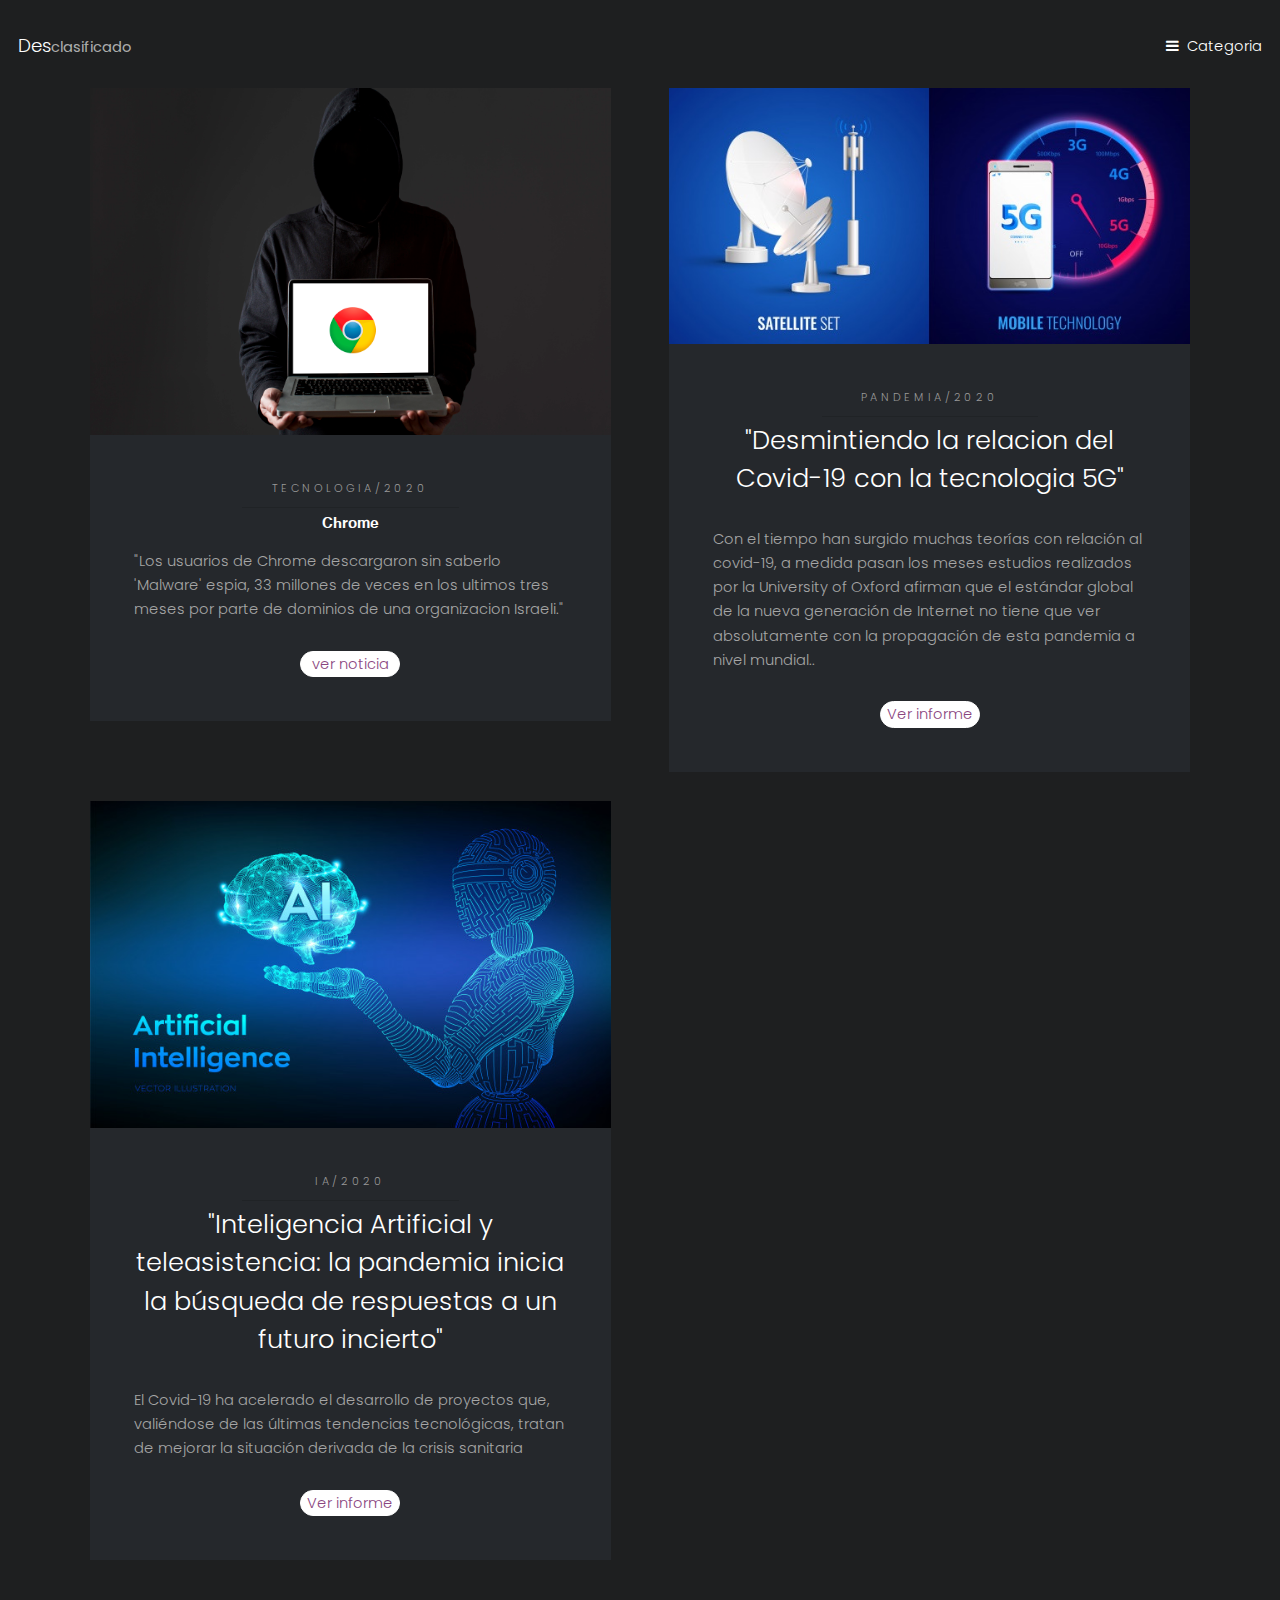
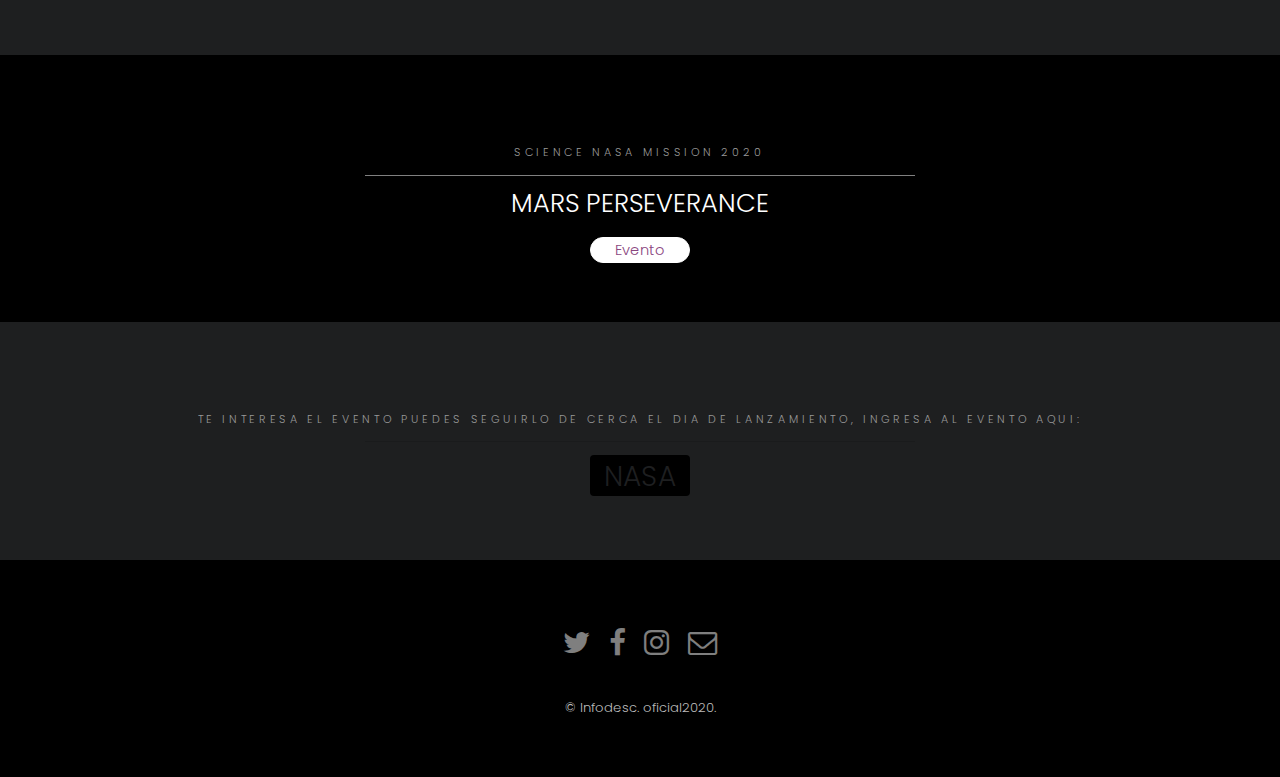
<file: publicaciones/index.html>
<!DOCTYPE HTML>
<!--
	Hielo by TEMPLATED
	templated.co @templatedco
	Released for free under the Creative Commons Attribution 3.0 license (templated.co/license)
-->
<html>
	<head>
		<title>Info-Desc &nbsp;/&nbsp;Desclasificado</title>
		<meta charset="utf-8" />
		<meta name="viewport" content="width=device-width, initial-scale=1" />
		<link rel="stylesheet" href="assets/css/main.css" />
	
	<link  rel = "apple-touch-icon"  tallas = "57x57"  href = "../images/Favicon/apple-icon-57x57.png" > 
<link  rel = "apple-touch-icon"  tallas = "60x60"  href = "../images/Favicon/ apple -icon-60x60.png " > 
<link  rel = " apple-touch-icon "  tamaños = " 72x72 "  href = "../images/Favicon/apple-icon-72x72.png " > 
<link  rel = " apple-touch-icon "  tamaños = "76x76"  href = "../image/Favicon/apple-icon-76x76.png" > 
<link  rel = "apple-touch-icon "  tamaños = " 114x114 "  href = "../images/Favicon/apple-icon-114x114.png "> 
<link  rel = "apple-touch-icon"  tamaños = "120x120"  href = "../images/Favicon/apple-icon-120x120.png" > 
<link  rel = "apple-touch-icon"  tamaños = "144x144"  href = "../images/Favicon/ apple-icon-144x144.png " > 
<link  rel = " apple-touch-icon "  tamaños = " 152x152 "  href = "../images/Favicon/apple-icon-152x152.png " > 
<link  rel = " apple-touch-icon "  tamaños = "180x180"  href = "../image/Favicon/apple-icon-180x180.png" > 
<link  rel = "icon"  type = "image / png"  tamaños = "192x192"  href = "../images/Favicon/android-icon-192x192.png" > 
<link  rel = "icon"  type = "image / png"  tamaños = "32x32"  href = "../images/Favicon/favicon-32x32.png" > 
<link  rel = "icon"  type = "image / png"  tallas = "96x96"  href = "../images/Favicon/favicon-96x96.png" > 
<link  rel = "icon"  type = "image / png"  tallas = "16x16"  href = "../images/Favicon/ favicon-16x16. png " > 
<link  rel = " manifest " href = "../images/Favicon/manifest.json" > 
<meta  name ="msapplication-TileColor"  content = "#ffffff" > 
<meta  name = "msapplication-TileImage"  content = "../image/Favicon/ms-icon-144x144.png" > 
<meta  name = "theme-color"  content = "#ffffff" >
	</head>
	<body>


		<!-- Header -->
			<header id="header" class="alt">
				<div class="logo"><a href="#">Des<span>clasificado</span></a></div>
				<a href="#menu">Categoria</a>

			</header>


		<!-- Nav -->
			<nav id="menu">
				<ul class="links">
					<li><a href="https://info-desc.github.io/2020/" target="_blank">Inicio</a></li>
					<li><a href="actualidad.html" target="_blank">Pandemia</a></li>
					<li><a href="misterios.html" target="_blank">Misterios</a></li>
					<li><a href="index.html" target="_blank">Desclasificado</a></li>
					<li><a href="eventos.html" target="_blank">Eventos</a></li>
				</ul>
			</nav>
			

		

		<!-- One -->
			<section id="one" class="wrapper style2">
				<div class="inner">
					<div class="grid-style">

						<div>
							<div class="box">
								<div class="image fit">
									<img src="images/pic02.jpg" alt="" />
								</div>
								<div class="content">
									<header class="align-center">
										<p>tecnologia/2020</p>
						<h1> 𝐂𝐡𝐫𝐨𝐦𝐞</h1>
									</header>
									<p>"Los usuarios de Chrome descargaron sin saberlo 'Malware' espia, 33 millones de veces en los ultimos tres meses por parte de dominios de una organizacion Israeli."</p>

									
			
				<link rel="stylesheet" type="text/css" href="assets/css/modal-video.min.css">
			
				<section>
					<div class="contenedor-textos">

						<center><a href="#" class="video-play" data-video-id="uen9pNLyYxs">ver noticia</a></center>
						
					</div>
				</section>
				
			
								</div>
							</div>
						</div>

						<div>
							<div class="box">
								<div class="image fit">
									<img src="images/pic03.jpg" alt="" />
								</div>
								<div class="content">
									<header class="align-center">
										<p>Pandemia/2020</p>
										<h2>"Desmintiendo la relacion del Covid-19 con la tecnologia 5G"</h2>
									</header>
									<p> Con el tiempo han surgido muchas teorías con relación al covid-19, a medida pasan los meses estudios realizados por la University of Oxford afirman que el estándar global de la nueva generación de Internet no tiene que ver absolutamente con la propagación de esta pandemia a nivel mundial..</p>
									<footer class="align-center">
										<a href="#" class="video-play2" data-video-id="1121324511584283/?modal=admin_todo_tour" data-channel="facebook">Ver informe</a>
									</footer>
								</div>
							</div>
						</div>

						<div>
							<div class="box">
								<div class="image fit">
									<img src="images/ia.jpg" alt="" />
								</div>
								<div class="content">
									<header class="align-center">
										<p>IA/2020</p>
										<h2>"Inteligencia Artificial y teleasistencia: la pandemia inicia la búsqueda de respuestas a un futuro incierto"</h2>
									</header>
									<p> El Covid-19 ha acelerado el desarrollo de proyectos que, valiéndose de las últimas tendencias tecnológicas, tratan de mejorar la situación derivada de la crisis sanitaria</p>
									<footer class="align-center">
										<a href="#" class="video-play2" data-video-id="MFngHjSxq74">Ver informe</a>
									</footer>
								</div>
							</div>
						</div>

					</div>
				</div>
			</section>

		<!-- Two -->
			<section id="two" class="wrapper style3">
				<div class="inner">
					<header class="align-center">
						<p>SCIENCE NASA MISSION 2020</p>
						<h2>MARS PERSEVERANCE</h2>
						<a href="#" class="video-play" data-video-id="ZL18wqDb8L8">Evento</a>
					</header>
				</div>
			</section>

		<!-- Three -->
			<section id="three" class="wrapper style2">
				<div class="inner">
					<header class="align-center">
						<p class="special">Te interesa el evento puedes seguirlo de cerca el dia de lanzamiento, ingresa al evento aqui:</p>
<style>
.button {
  display: inline-block;
  border-radius: 4px;
  background-color: #f4511e;
  border: none;
  color: #FFFFFF;
  text-align: center;
  font-size: 28px;
  padding: 0px;
  width: 100px;
  transition: all 0.5s;
  cursor: pointer;
  margin: 5px;
}

.button span {
  cursor: pointer;
  display: inline-block;
  position: relative;
  transition: 0.5s;
}

.button span:after {
  content: '\00bb';
  position: absolute;
  opacity: 0;
  top: 0;
  right: -20px;
  transition: 0.5s;
}

.button:hover span {
  padding-right: 25px;
}

.button:hover span:after {
  opacity: 1;
  right: 0;
}
</style>
<a href="eventos.html" target=”_blank”  class="button" style="vertical-align:middle"><span>Nasa</span></a>

						
					</header>
					
			</section>

<!--codigo de la galeria de imagenes-->

<!--fin code-->

		<!-- Footer -->
			<footer id="footer">
				<div class="container">
					<ul class="icons">
						<li><a href="#" class="icon fa-twitter"><span class="label">Twitter</span></a></li>
						<li><a href="https://www.facebook.com/infodescoficial/?modal=admin_todo_tour" class="icon fa-facebook"><span class="label">Facebook</span></a></li>
						<li><a href="#" class="icon fa-instagram"><span class="label">Instagram</span></a></li>
						<li><a href="#" class="icon fa-envelope-o"><span class="label">Email</span></a></li>
					</ul>
				</div>
				<div class="copyright">
					&copy; Infodesc. oficial2020.
				</div>
			</footer>

		<!-- Scripts -->
<script  src="assets/js/bootstrap.min.js"></script>
	<script src="assets/js/jquery-3.5.1.js"></script>
	<script src="assets/js/popper.min.js"></script>
	<script  src="assets/js/jquery-modal-video.min.js"></script>

	<script>
		$(".video-play").modalVideo();
		$(".video-play2").modalVideo();
	</script>


			<script src="assets/js/jquery.min.js"></script>
			<script src="assets/js/jquery.scrollex.min.js"></script>
			<script src="assets/js/skel.min.js"></script>
			<script src="assets/js/util.js"></script>
			<script src="assets/js/main.js"></script>

	</body>
</html>
</file>
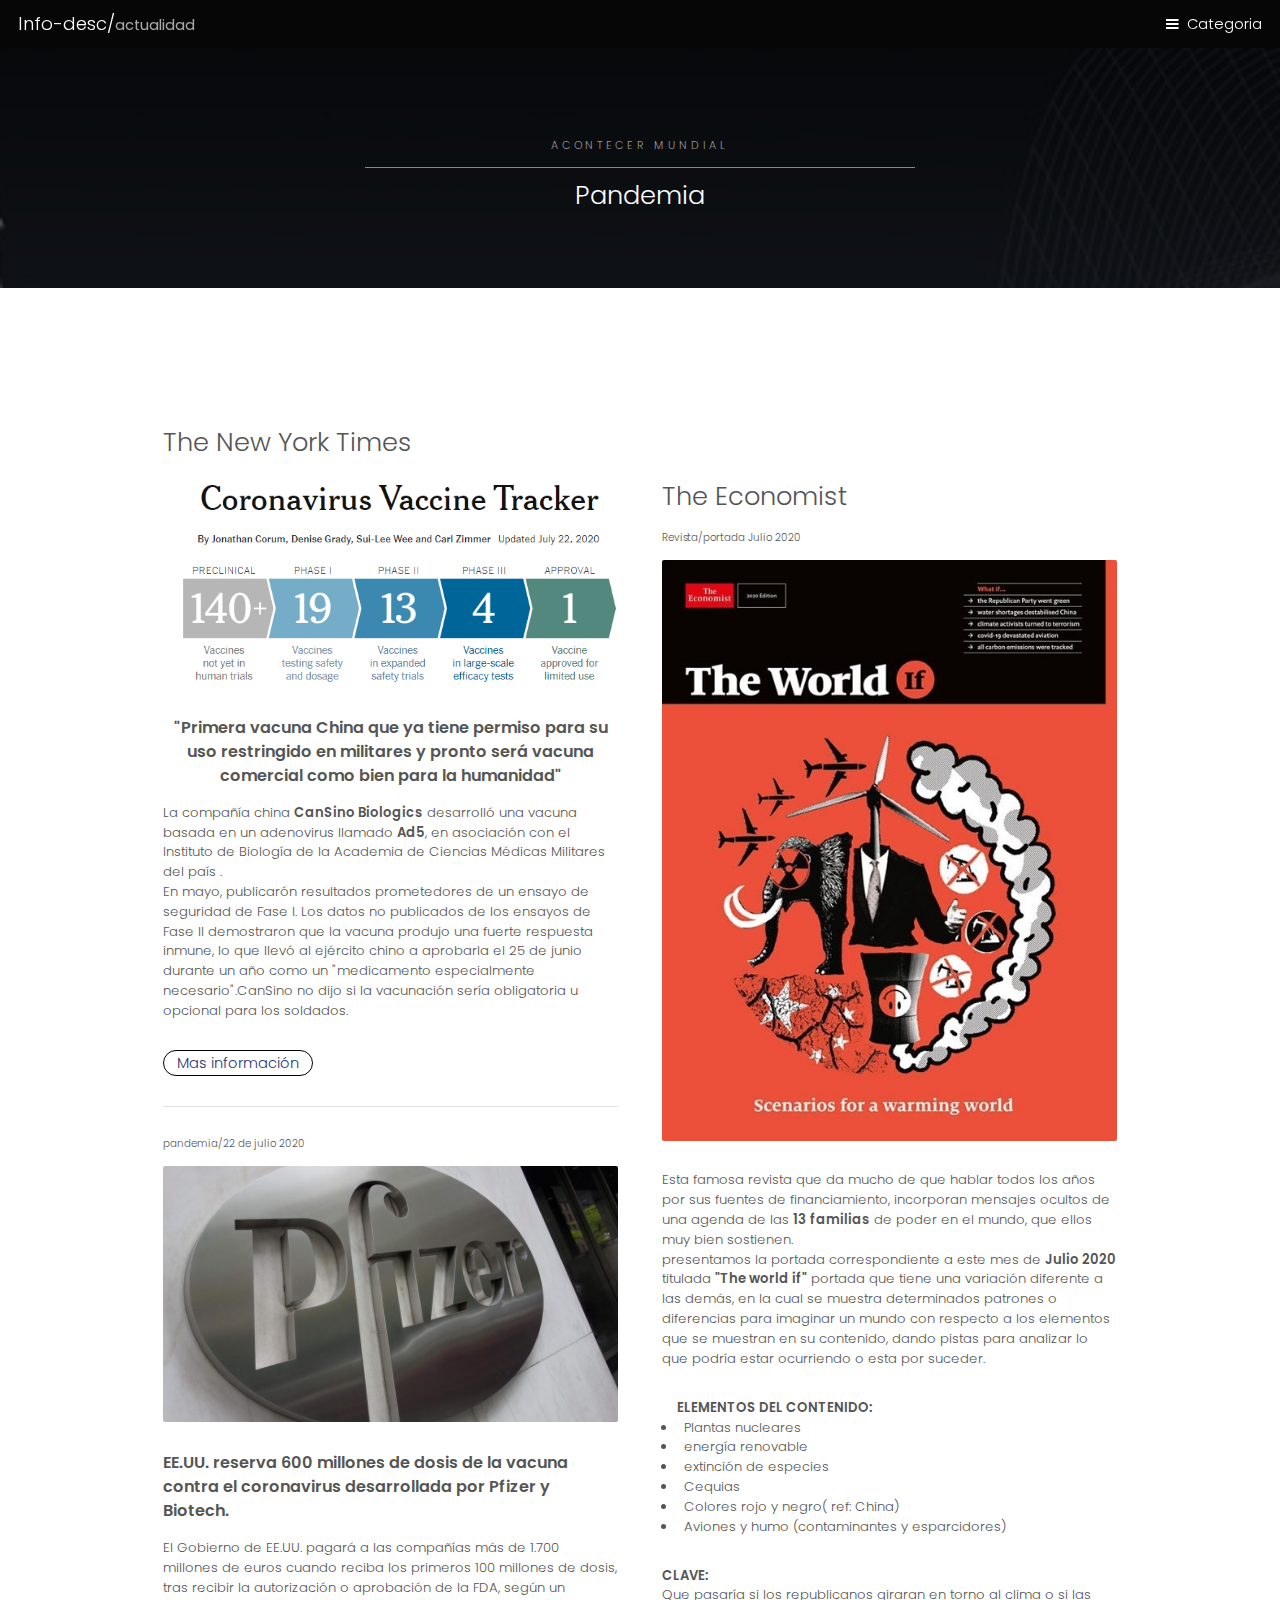
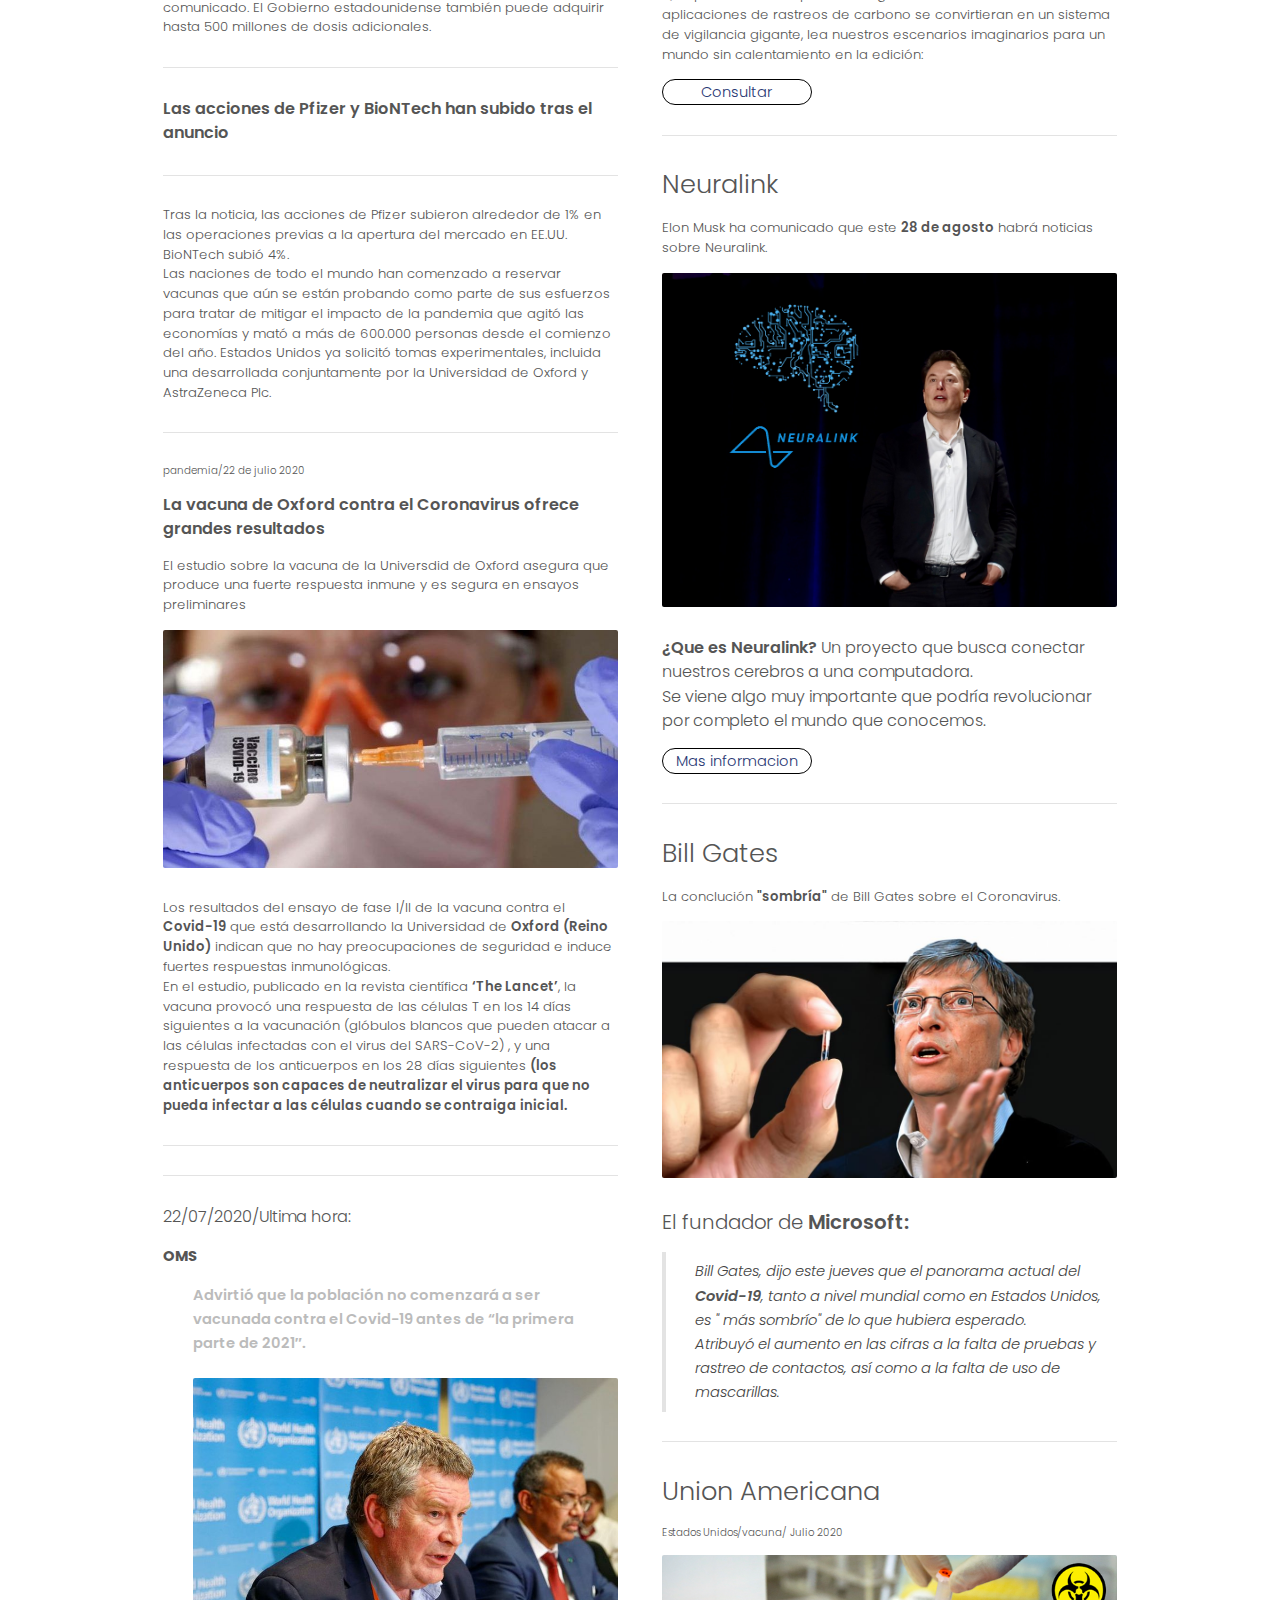
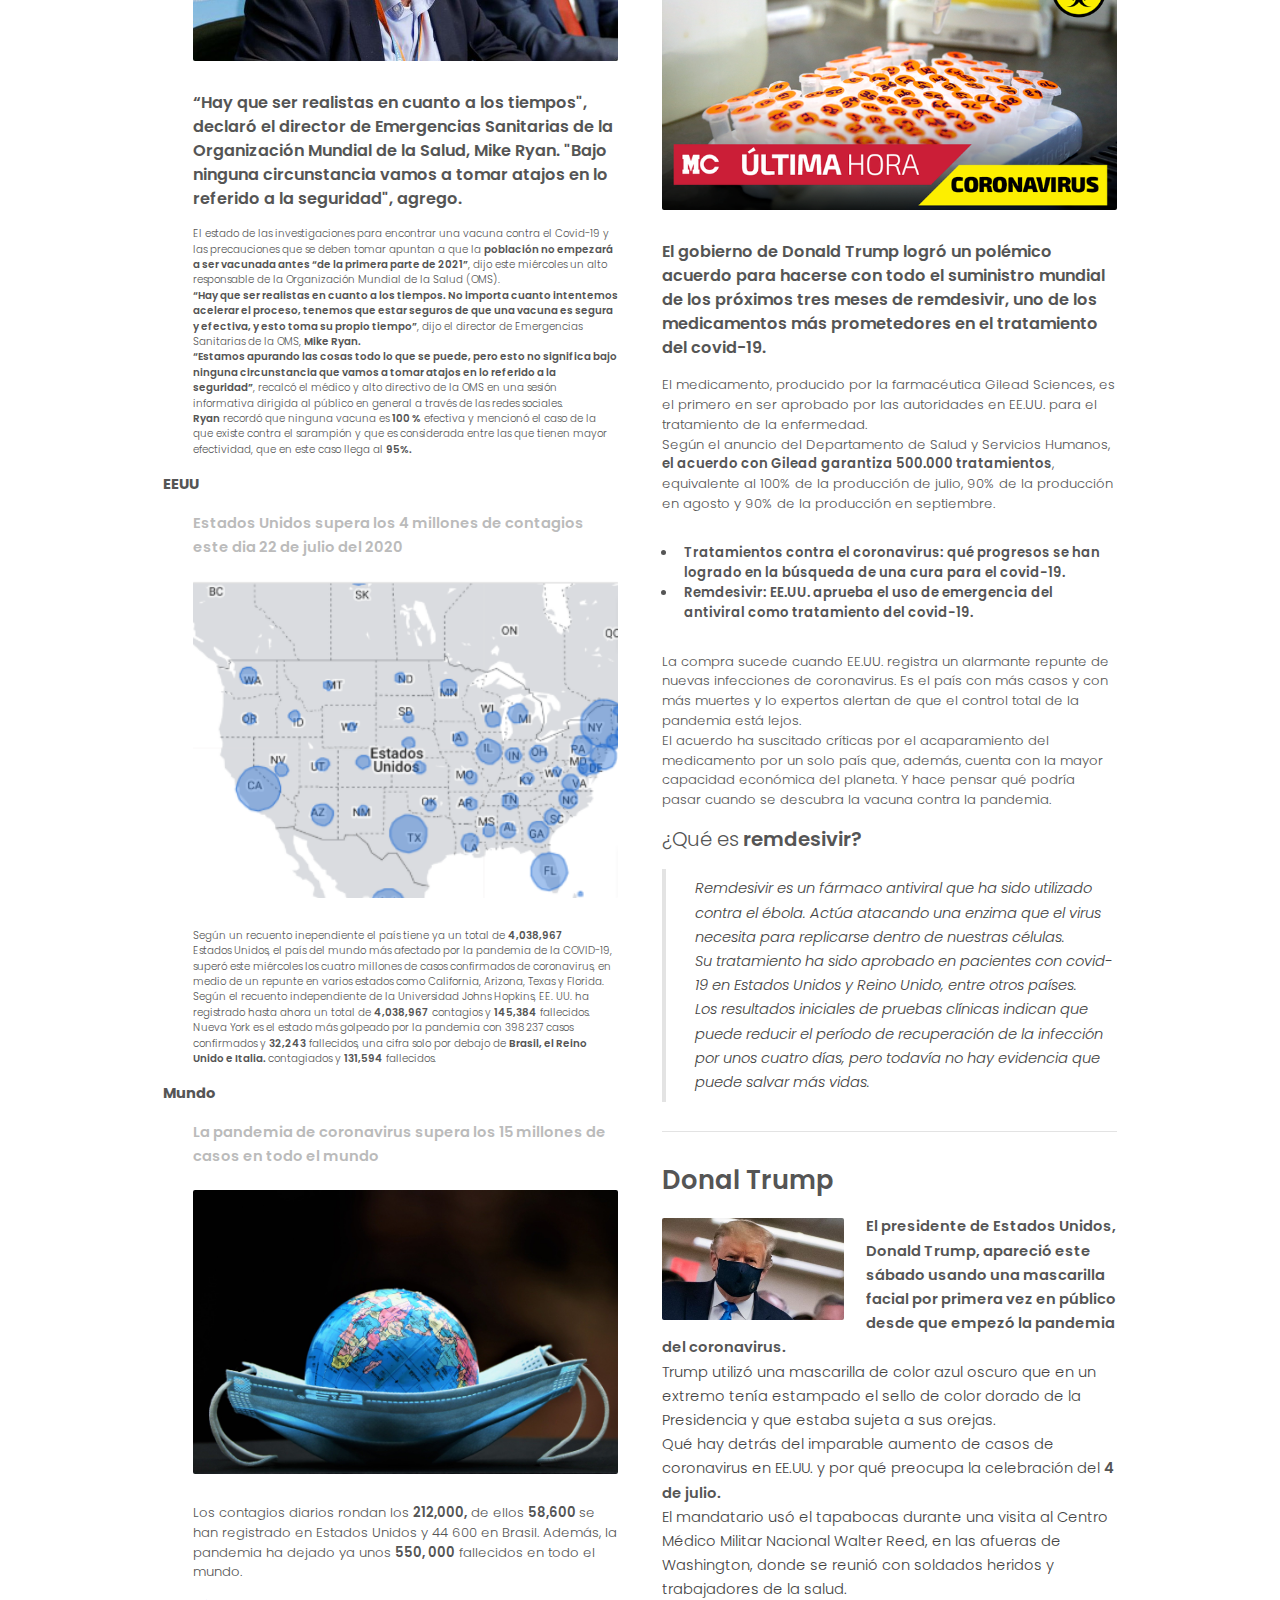
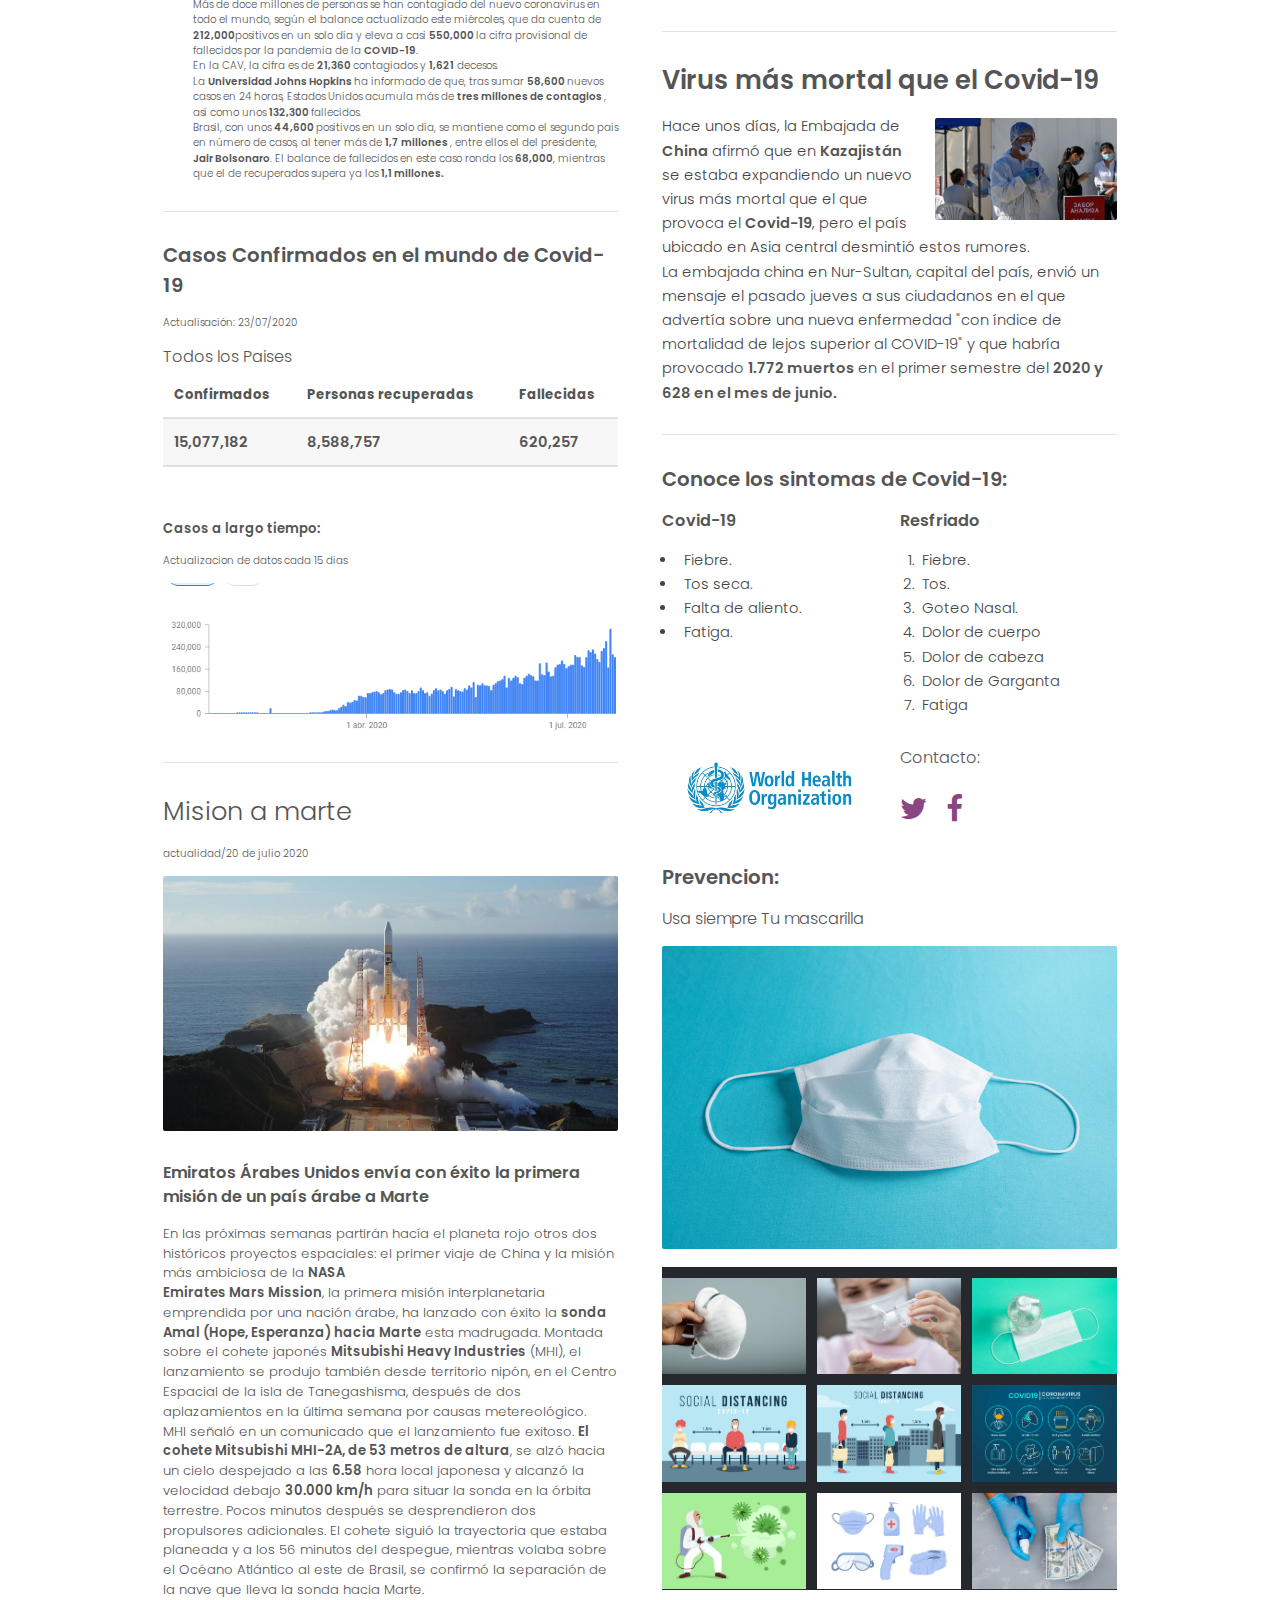
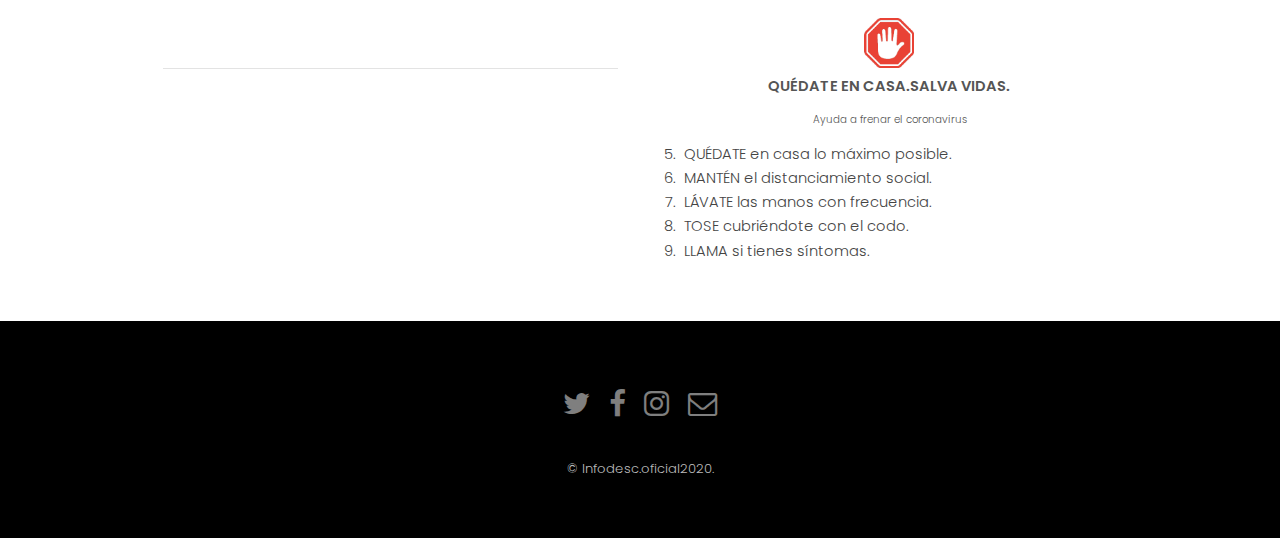
<file: publicaciones/actualidad.html>
<!DOCTYPE html>
<html>
<head>
	<title>Info-Desc &nbsp;/&nbsp;Pandemia</title>
	<meta charset="utf-8" />
		<meta name="viewport" content="width=device-width, initial-scale=1"/>
		<link rel="stylesheet" href="assets/css/main.css"/>


		<link  rel = "apple-touch-icon"  tallas = "57x57"  href = "../images/Favicon/apple-icon-57x57.png" > 
<link  rel = "apple-touch-icon"  tallas = "60x60"  href = "../images/Favicon/ apple -icon-60x60.png " > 
<link  rel = " apple-touch-icon "  tamaños = " 72x72 "  href = "../images/Favicon/apple-icon-72x72.png " > 
<link  rel = " apple-touch-icon "  tamaños = "76x76"  href = "../image/Favicon/apple-icon-76x76.png" > 
<link  rel = "apple-touch-icon "  tamaños = " 114x114 "  href = "../images/Favicon/apple-icon-114x114.png "> 
<link  rel = "apple-touch-icon"  tamaños = "120x120"  href = "../images/Favicon/apple-icon-120x120.png" > 
<link  rel = "apple-touch-icon"  tamaños = "144x144"  href = "../images/Favicon/ apple-icon-144x144.png " > 
<link  rel = " apple-touch-icon "  tamaños = " 152x152 "  href = "../images/Favicon/apple-icon-152x152.png " > 
<link  rel = " apple-touch-icon "  tamaños = "180x180"  href = "../image/Favicon/apple-icon-180x180.png" > 
<link  rel = "icon"  type = "image / png"  tamaños = "192x192"  href = "../images/Favicon/android-icon-192x192.png" > 
<link  rel = "icon"  type = "image / png"  tamaños = "32x32"  href = "../images/Favicon/favicon-32x32.png" > 
<link  rel = "icon"  type = "image / png"  tallas = "96x96"  href = "../images/Favicon/favicon-96x96.png" > 
<link  rel = "icon"  type = "image / png"  tallas = "16x16"  href = "../images/Favicon/ favicon-16x16. png " > 
<link  rel = " manifest " href = "../images/Favicon/manifest.json" > 
<meta  name ="msapplication-TileColor"  content = "#ffffff" > 
<meta  name = "msapplication-TileImage"  content = "../image/Favicon/ms-icon-144x144.png" > 
<meta  name = "theme-color"  content = "#ffffff" >
</head>
<body class="subpage">
	<!-- Header -->
			<header id="header">
				<div class="logo"><a href="index.html">Info-desc/<span>actualidad</span></a></div>
				<a href="#menu">Categoria</a>
			</header>

		<!-- Nav -->
			<nav id="menu">
				<ul class="links">
					<li><a href="https://info-desc.github.io/2020/" target="_blank">Inicio</a></li>
					<li><a href="index.html">Desclasificado</a></li>
					<li><a href="misterios.html">Misterios</a></li>
					<li><a href="eventos.html">Eventos</a></li>
				</ul>
			</nav>

		<!-- One -->
			<section id="One" class="wrapper actualidad">
				<div class="inner">
					<header class="align-center">
						<p>Acontecer Mundial</p>
						<h2>Pandemia</h2>
					</header>
				</div>
			</section>
			<div>
			<iframe src="https://www.facebook.com/plugins/page.php?href=https%3A%2F%2Fwww.facebook.com%2Finfodescoficial%2F%3Fmodal%3Dadmin_todo_tour&tabs=timeline&width=312&height=70&small_header=true&adapt_container_width=true&hide_cover=false&show_facepile=true&appId" width="312" height="70" style="border:none;overflow:hidden" scrolling="no" frameborder="0" allowTransparency="true" allow="encrypted-media"></iframe>
			</div>

				<div id="main" class="container">


				<!-- Elements -->
					<h2 id="elements">The New York Times</h2>
					<div class="row 200%">
						<div class="6u 12u$(medium)">

							<!-- Text stuff -->
								<img src="images/rastreodevacunas.png" class="image fit">
								
									<center><h4><b>"Primera vacuna China que ya tiene permiso para su uso restringido en militares y pronto ser&aacute; vacuna comercial como bien para la humanidad"</b></h4></center>
								
								<h5>La compañía china <b>CanSino Biologics</b> desarrolló una vacuna basada en un adenovirus llamado <b>Ad5</b>, en asociación con el Instituto de Biología de la Academia de Ciencias Médicas Militares del país .<p> En mayo, publicar&oacute;n resultados prometedores de un ensayo de seguridad de Fase I. Los datos no publicados de los ensayos de Fase II demostraron que la vacuna produjo una fuerte respuesta inmune, lo que llevó al ejército chino a aprobarla el 25 de junio durante un año como un "medicamento especialmente necesario".CanSino no dijo si la vacunación sería obligatoria u opcional para los soldados. </h5> <a href="https://www.nytimes.com/interactive/2020/science/coronavirus-vaccine-tracker.html#cansino" class="boton actualidad">Mas informaci&oacute;n</a></p>
                                
                                
								<hr />
								<h6>pandemia/22 de julio 2020</h6>
								<img src="images/pfzer.jpg" class="image fit">
								
									<h4><b>EE.UU. reserva 600 millones de dosis de la vacuna contra el coronavirus desarrollada por Pfizer y Biotech.</b></h4>
								
								<h5>
									El Gobierno de EE.UU. pagará a las compañías más de 1.700 millones de euros cuando reciba los primeros 100 millones de dosis, tras recibir la autorización o aprobación de la FDA, según un comunicado. El Gobierno estadounidense también puede adquirir hasta 500 millones de dosis adicionales.
								</h5> 
								<hr>
								<h4>
									<b>Las acciones de Pfizer y BioNTech han subido tras el anuncio</b>
								</h4>
								<hr>
								<h5>
									Tras la noticia, las acciones de Pfizer subieron alrededor de 1% en las operaciones previas a la apertura del mercado en EE.UU. BioNTech subió 4%. <br>

Las naciones de todo el mundo han comenzado a reservar vacunas que aún se están probando como parte de sus esfuerzos para tratar de mitigar el impacto de la pandemia que agitó las economías y mató a más de 600.000 personas desde el comienzo del año. Estados Unidos ya solicitó tomas experimentales, incluida una desarrollada conjuntamente por la Universidad de Oxford y AstraZeneca Plc.
								</h5>
								<hr>

								<h6>pandemia/22 de julio 2020</h6>
								<h4> <b>La vacuna de Oxford contra el Coronavirus ofrece grandes resultados</b></h4>
								<h5>El estudio sobre la vacuna de la Universdid de Oxford asegura que produce una fuerte respuesta inmune y es segura en ensayos preliminares</h5>
								
								<img src="images/oxfordvacuna.jpg" class="image fit">
								<h5>
									Los resultados del ensayo de fase I/II de la vacuna contra el <b> Covid-19 </b>que está desarrollando la Universidad de <b> Oxford (Reino Unido)</b> indican que no hay preocupaciones de seguridad e induce fuertes respuestas inmunológicas.  <br>

En el estudio, publicado en la revista científica <b> ‘The Lancet’</b>, la vacuna provocó una respuesta de las células T en los 14 días siguientes a la vacunación (glóbulos blancos que pueden atacar a las células infectadas con el virus del SARS-CoV-2) </b>, y una respuesta de los anticuerpos en los 28 días siguientes <b> (los anticuerpos son capaces de neutralizar el virus para que no pueda infectar a las células cuando se contraiga inicial.
								</h5>
								<hr>


								
								
<header>
	


							<!-- Lists -->
								
								<hr>
								<h4>22/07/2020/Ultima hora:</h4>
								<dl>
									<dt>OMS</dt>
									<dd>
										<p>Advirtió que la población no comenzará a ser vacunada contra el Covid-19 antes de “la primera parte de 2021″.</p>
										<img src="images/omsaire.jpg" class="image fit">
										<h4> <b>“Hay que ser realistas en cuanto a los tiempos", declaró el director de Emergencias Sanitarias de la Organización Mundial de la Salud, Mike Ryan. "Bajo ninguna circunstancia vamos a tomar atajos en lo referido a la seguridad", agrego. </b></h4>
										<h6>El estado de las investigaciones para encontrar una vacuna contra el Covid-19 y las precauciones que se deben tomar apuntan a que la <b>población no empezará a ser vacunada antes “de la primera parte de 2021”</b>, dijo este miércoles un alto responsable de la Organización Mundial de la Salud (OMS). <br>

											<b>“Hay que ser realistas en cuanto a los tiempos. No importa cuanto intentemos acelerar el proceso, tenemos que estar seguros de que una vacuna es segura y efectiva, y esto toma su propio tiempo”</b>, dijo el director de Emergencias Sanitarias de la OMS, <b>Mike Ryan.</b> <br>
											<b>“Estamos apurando las cosas todo lo que se puede, pero esto no significa bajo ninguna circunstancia que vamos a tomar atajos en lo referido a la seguridad”</b>, recalcó el médico y alto directivo de la OMS en una sesión informativa dirigida al público en general a través de las redes sociales. <br>

											<b>Ryan</b> recordó que ninguna vacuna es <b>100 %</b> efectiva y mencionó el caso de la que existe contra el sarampión y que es considerada entre las que tienen mayor efectividad, que en este caso llega al <b>95%.</b>


										</h6>
									</dd>
									<dt>EEUU</dt>
									<dd>
										<p>Estados Unidos supera los 4 millones de contagios este dia 22 de julio del 2020</p>
										<img src="images/usa.png" class="image fit">
										<h6>Según un recuento inependiente el país tiene ya un total de <b>4,038,967</b> <br>Estados Unidos, el país del mundo más afectado por la pandemia de la COVID-19, superó este miércoles los cuatro millones de casos confirmados de coronavirus, en medio de un repunte en varios estados como California, Arizona, Texas y Florida. <br>

Según el recuento independiente de la Universidad Johns Hopkins, EE. UU. ha registrado hasta ahora un total de <b>4,038,967</b> contagios y <b>145,384</b> fallecidos. <br>

Nueva York es el estado más golpeado por la pandemia con 398 237 casos confirmados y <b>32,243</b> fallecidos, una cifra solo por debajo de <b>Brasil, el Reino Unido e Italia. </b>contagiados y <b>131,594</b> fallecidos.</h6>
									</dd>
									<dt>Mundo</dt>
									<dd>
										<p>La pandemia de coronavirus supera los 15 millones de casos en todo el mundo</p>
										<img src="images/mundocovid.jpg" class="image fit">
										<h5>Los contagios diarios rondan los <b>212,000,</b> de ellos <b> 58,600 </b>se han registrado en Estados Unidos y 44 600 en Brasil. Además, la pandemia ha dejado ya unos <b> 550, 000</b> fallecidos en todo el mundo.</h5>
										<h6>Más de doce millones de personas se han contagiado del nuevo coronavirus en todo el mundo, según el balance actualizado este miércoles, que da cuenta de <b>212,000</b>positivos en un solo día y eleva a casi <b> 550,000 </b>la cifra provisional de fallecidos por la pandemia de la <b>COVID-19</b>. <br> En la CAV, la cifra es de <b> 21,360 </b>contagiados y <b>1,621</b> decesos. <br>

La <b> Universidad Johns Hopkins </b> ha informado de que, tras sumar <b> 58,600 </b>nuevos casos en 24 horas, Estados Unidos acumula más de <b> tres millones de contagios </b>, así como unos <b> 132,300 </b> fallecidos. <br>

Brasil, con unos <b> 44,600 </b> positivos en un solo día, se mantiene como el segundo país en número de casos, al tener más de <b>1,7 millones </b>, entre ellos el del presidente, <b>Jair Bolsonaro</b>. El balance de fallecidos en este caso ronda los <b> 68,000</b>, mientras que el de recuperados supera ya los <b> 1,1 millones.</b></h6>
									</dd>
								</dl>

								
								

							
								<hr>
								
							<!-- Table -->
								<h3><b>Casos Confirmados en el mundo de Covid-19</b></h3>
								<h6>Actualisaci&oacute;n: 23/07/2020</h6>

								<h4>Todos los Paises</h4>
								<div class="table-wrapper">
									<table>
										<thead>
											<tr>
												<th>Confirmados</th>
												<th>Personas recuperadas</th>
												<th>Fallecidas</th>
											</tr>
										</thead>
										<tbody>
											<tr>
												<td>15,077,182</td>
												<td>8,588,757</td>
												<td>620,257</td>
											</tr>
											
										</tbody>
										<tfoot>
											<tr>
												<td colspan="2"></td>
												
											</tr>
										</tfoot>
									</table>
								</div>
								<h5><b>Casos a largo tiempo:</b></h5>
								<h6>Actualizacion de datos cada 15 dias</h6>

								<img src="images/grafica.png" class="image fit">

<hr>
<h2 id="elements">Mision a marte</h2>
	                            <h6>actualidad/20 de julio 2020</h6>
	                            <img src="images/arabe.jpg" class="image fit">

								<h4> <b>Emiratos Árabes Unidos envía con éxito la primera misión de un país árabe a Marte</b></h4>
								<h5>En las próximas semanas partirán hacía el planeta rojo otros dos históricos proyectos espaciales: el primer viaje de China y la misión más ambiciosa de la  <b>NASA</b> <br>
									<b>Emirates Mars Mission</b>, la primera misión interplanetaria emprendida por una nación árabe, ha lanzado con éxito la  <b>sonda Amal (Hope, Esperanza) hacia Marte</b> esta madrugada. Montada sobre el cohete japonés <b>Mitsubishi Heavy Industries</b> (MHI), el lanzamiento se produjo también desde territorio nipón, en el Centro Espacial de la isla de Tanegashisma, después de dos aplazamientos en la última semana por causas metereológico.<br>


									MHI señaló en un comunicado que el lanzamiento fue exitoso. <b> El cohete Mitsubishi MHI-2A, de 53 metros de altura</b>, se alzó hacia un cielo despejado a las <b> 6.58</b> hora local japonesa y alcanzó la velocidad debajo <b> 30.000 km/h</b> para situar la sonda en la órbita terrestre. Pocos minutos después se desprendieron dos propulsores adicionales. El cohete siguió la trayectoria que estaba planeada y a los 56 minutos del despegue, mientras volaba sobre el Océano Atlántico al este de Brasil, se confirmó la separación de la nave que lleva la sonda hacia Marte.
								</h5>
								
								
								
									
									<br>
									<p>

                                    </b>
								
								
								<hr>
								

						</div>


							<div class="6u$ 12u$(medium)">

                                
								<h2 id="elements">The Economist</h2>
								<h6>Revista/portada Julio 2020</h6>
								<img src="images/the economist.jpg" class="image fit">
								<h5>Esta famosa revista que da mucho de que hablar todos los años por sus fuentes de financiamiento, incorporan mensajes ocultos de una agenda de las <b>13 familias</b> de poder en el mundo, que ellos muy bien sostienen.<p>
presentamos la portada correspondiente a este mes de <b>Julio 2020</b> titulada <b>"The world if"</b> portada que tiene una variación diferente a las demás, en la cual se muestra determinados patrones o diferencias para imaginar un mundo con respecto a los elementos que se muestran en su contenido, dando pistas para analizar lo que podría estar ocurriendo o esta por suceder.
<ul>
<b>ELEMENTOS DEL CONTENIDO:</b><br>

<li>Plantas nucleares</li>
<li>energía renovable </li>
<li>extinción de especies </li>
<li>Cequias </li>
<li>Colores rojo y negro( ref: China) </li>
<li>Aviones y humo (contaminantes y esparcidores) </li>
</ul>

<b>CLAVE:</b> <br>
Que pasaría si los republicanos giraran en torno al clima o si las aplicaciones de rastreos de carbono se convirtieran en un sistema de vigilancia gigante, lea nuestros escenarios imaginarios para un mundo sin calentamiento en la edición:</h5>
<a href="https://www.economist.com/the-world-if/2020/07/04/what-if-the-republicans-pivoted-on-climate?fsrc=scn/fb/te/bl/ed/iftherepublicanspivotedonclimatewhatiftherepublicanspivotedonclimatetheworldif" class="boton actualidad">Consultar</a>
						
								<hr />
								<header>
									<h2> Neuralink</h2>
									<h5>Elon Musk ha comunicado que este <b>28 de agosto</b> habrá noticias sobre Neuralink.</h5>
								</header>
								<p> 
<img src="images/neuralink.png" class="image fit"><h4><b>¿Que es Neuralink?</b> Un proyecto que busca conectar nuestros cerebros a una computadora. <br>

Se viene algo muy importante que podría revolucionar por completo el mundo que conocemos.</h4> 
<a href="https://www.neuralink.com/" class="boton actualidad">Mas informacion</a>
</p>
<hr>


								<h2>Bill Gates</h2>
	<h5>La concluci&oacute;n <b>"sombr&iacute;a"</b> de Bill Gates sobre el Coronavirus.</h5>
</header>
<img src="images/rastreo.jpg" class="image fit">
<h3>El fundador de <b>Microsoft:</b></h3>
								<blockquote> Bill Gates, dijo este jueves que el panorama actual del <b>Covid-19</b>, tanto a nivel mundial como en Estados Unidos, es " más sombrío" de lo que hubiera esperado. <br>
Atribuyó el aumento en las cifras a la falta de pruebas y rastreo de contactos, así como a la falta de uso de mascarillas. <br></blockquote>
<hr>


								<h2 id="elements">Union Americana</h2>
								<h6>Estados Unidos/vacuna/ Julio 2020</h6>
								<img src="images/11dejulio.png" class="image fit">
								<h4> <b>El gobierno de Donald Trump logró un polémico acuerdo para hacerse con todo el suministro mundial de los próximos tres meses de remdesivir, uno de los medicamentos más prometedores en el tratamiento del covid-19.</b></h4>
								<h5>El medicamento, producido por la farmacéutica Gilead Sciences, es el primero en ser aprobado por las autoridades en EE.UU. para el tratamiento de la enfermedad. <br>

Según el anuncio del Departamento de Salud y Servicios Humanos, <b>el acuerdo con Gilead garantiza 500.000 tratamientos</b>, equivalente al 100% de la producción de julio, 90% de la producción en agosto y 90% de la producción en septiembre. <p>

<ul>
	<li><b>Tratamientos contra el coronavirus: qué progresos se han logrado en la búsqueda de una cura para el covid-19. </b></li>
    <li> <b> Remdesivir: EE.UU. aprueba el uso de emergencia del antiviral como tratamiento del covid-19.</b></li>
</ul>
La compra sucede cuando EE.UU. registra un alarmante repunte de nuevas infecciones de coronavirus. Es el país con más casos y con más muertes y lo expertos alertan de que el control total de la pandemia está lejos. <br>

El acuerdo ha suscitado críticas por el acaparamiento del medicamento por un solo país que, además, cuenta con la mayor capacidad económica del planeta. Y hace pensar qué podría pasar cuando se descubra la vacuna contra la pandemia. <br>

<h3>¿Qué es <b>remdesivir?</b></h3>
								<blockquote>Remdesivir es un fármaco antiviral que ha sido utilizado contra el ébola. Actúa atacando una enzima que el virus necesita para replicarse dentro de nuestras células. <br>

Su tratamiento ha sido aprobado en pacientes con covid-19 en Estados Unidos y Reino Unido, entre otros países. <br>

Los resultados iniciales de pruebas clínicas indican que puede reducir el período de recuperación de la infección por unos cuatro días, pero todavía no hay evidencia que puede salvar más vidas.</blockquote>

</h5>
<hr>




								<h2 id="elements"><b>Donal Trump</b></h2>

								<p><span class="image left"><img src="images/trump.jpg" alt="" /></span> <b>El presidente de Estados Unidos, Donald Trump, apareció este sábado usando una mascarilla facial por primera vez en público desde que empezó la pandemia del coronavirus.</b> <br>
									Trump utilizó una mascarilla de color azul oscuro que en un extremo tenía estampado el sello de color dorado de la Presidencia y que estaba sujeta a sus orejas. <br>

Qué hay detrás del imparable aumento de casos de coronavirus en EE.UU. y por qué preocupa la celebración del <b> 4 de julio.</b> <br>
El mandatario usó el tapabocas durante una visita al Centro Médico Militar Nacional Walter Reed, en las afueras de Washington, donde se reunió con soldados heridos y trabajadores de la salud.
								</p>
								<hr>







								<h2 id="elements"><b> Virus más mortal que el Covid-19</b></h2>

								<p><span class="image right"><img src="images/nuevovirus.png" alt="" /></span>Hace unos días, la Embajada de <b> China</b> afirmó que en <b> Kazajistán </b> se estaba expandiendo un nuevo virus más mortal que el que provoca el <b>Covid-19</b>, pero el país ubicado en Asia central desmintió estos rumores. <br>La embajada china en Nur-Sultan, capital del país, envió un mensaje el pasado jueves a sus ciudadanos en el que advertía sobre una nueva enfermedad "con índice de mortalidad de lejos superior al COVID-19" y que habría provocado <b> 1.772 muertos </b> en el primer semestre del <b> 2020 y 628 en el mes de junio.</b></p>
								<hr>
								<h3><b>Conoce los sintomas de Covid-19:</b></h3>
								<div class="row">
									<div class="6u 12u$(small)">

										<h4><b>Covid-19</b></h4>
										<ul>
											<li>Fiebre.</li>
											<li>Tos seca.</li>
											<li>Falta de aliento.</li>
											<li>Fatiga.</li>
										</ul>

										
										<ul class="alt">
											<p>
												<p>
													<br>
													<br>
													<br>
											<img src="images/oms.jpg" class="image fit">

										</ul>

									</div>
									<div class="6u$ 12u$(small)">

										<h4><b>Resfriado</b></h4>
										<ol>
											<li>Fiebre.</li>
											<li>Tos.</li>
											<li>Goteo Nasal.</li>
											<li>Dolor de cuerpo</li>
											<li>Dolor de cabeza</li>
											<li>Dolor de Garganta</li>
											<li>Fatiga</li>
										</ol>

										<h4>Contacto:</h4>
										<ul class="icons">
											<li><a href="https://twitter.com/who" class="icon fa-twitter"><span class="label">Twitter</span></a></li>
											<li><a href="https://www.facebook.com/OMS-Organizaci%C3%B3n-Mundial-de-la-Salud-109398114035408/" class="icon fa-facebook"><span class="label">Facebook</span></a></li>
											
										</ul>

									</div>
								</div>
						
							<!-- Image -->
								<h3><b>Prevencion:</b></h3>

								<h4>Usa siempre Tu mascarilla</h4>
								<span class="image fit"><img src="images/prev1.jpg" alt="" /></span>
								<div class="box alt">
									<div class="row 50% uniform">
										<div class="4u"><span class="image fit"><img src="images/prev2.jpg" alt="" /></span></div>
										<div class="4u"><span class="image fit"><img src="images/prev3.jpg" alt="" /></span></div>
										<div class="4u$"><span class="image fit"><img src="images/prev4.jpg" alt="" /></span></div>
										<!-- Break -->
										<div class="4u"><span class="image fit"><img src="images/prev5.jpg" alt="" /></span></div>
										<div class="4u"><span class="image fit"><img src="images/prev6.jpg" alt="" /></span></div>
										<div class="4u$"><span class="image fit"><img src="images/prev7.jpg" alt="" /></span></div>
										<!-- Break -->
										<div class="4u"><span class="image fit"><img src="images/prev8.jpg" alt="" /></span></div>
										<div class="4u"><span class="image fit"><img src="images/prev9.jpg" alt="" /></span></div>
										<div class="4u$"><span class="image fit"><img src="images/prev10.jpg" alt="" /></span></div>
									</div>
								</div>

								
							<center><img src="images/prev11.gif"  width="50px"></center>
								<center><h1><b>QUÉDATE EN CASA.SALVA VIDAS.</b></h1></center>
	<center><h6>Ayuda a frenar el coronavirus </h6></center>

	<ol start="5">
<li>QUÉDATE en casa lo máximo posible.</li>
<li>MANTÉN el distanciamiento social.</li>
<li>LÁVATE las manos con frecuencia.</li>
<li>TOSE cubriéndote con el codo.</li>
<li>LLAMA si tienes síntomas.</li>
	</ol>


						


						</div>
					</div>

			</div>
			





						<!-- Footer -->
			<footer id="footer">
				<div class="container">
					<ul class="icons">
						<li><a href="#" class="icon fa-twitter"><span class="label">Twitter</span></a></li>
						<li><a href="https://www.facebook.com/infodescoficial/?modal=admin_todo_tour" class="icon fa-facebook"><span class="label">Facebook</span></a></li>
						<li><a href="#" class="icon fa-instagram"><span class="label">Instagram</span></a></li>
						<li><a href="#" class="icon fa-envelope-o"><span class="label">Email</span></a></li>
					</ul>
				</div>
				<div class="copyright">
					&copy; Infodesc.oficial2020.
				</div>
			</footer>

<!-- Scripts -->
			<script src="assets/js/jquery.min.js"></script>
			<script src="assets/js/jquery.scrollex.min.js"></script>
			<script src="assets/js/skel.min.js"></script>
			<script src="assets/js/util.js"></script>
			<script src="assets/js/main.js"></script>

</body>
</html>
</file>
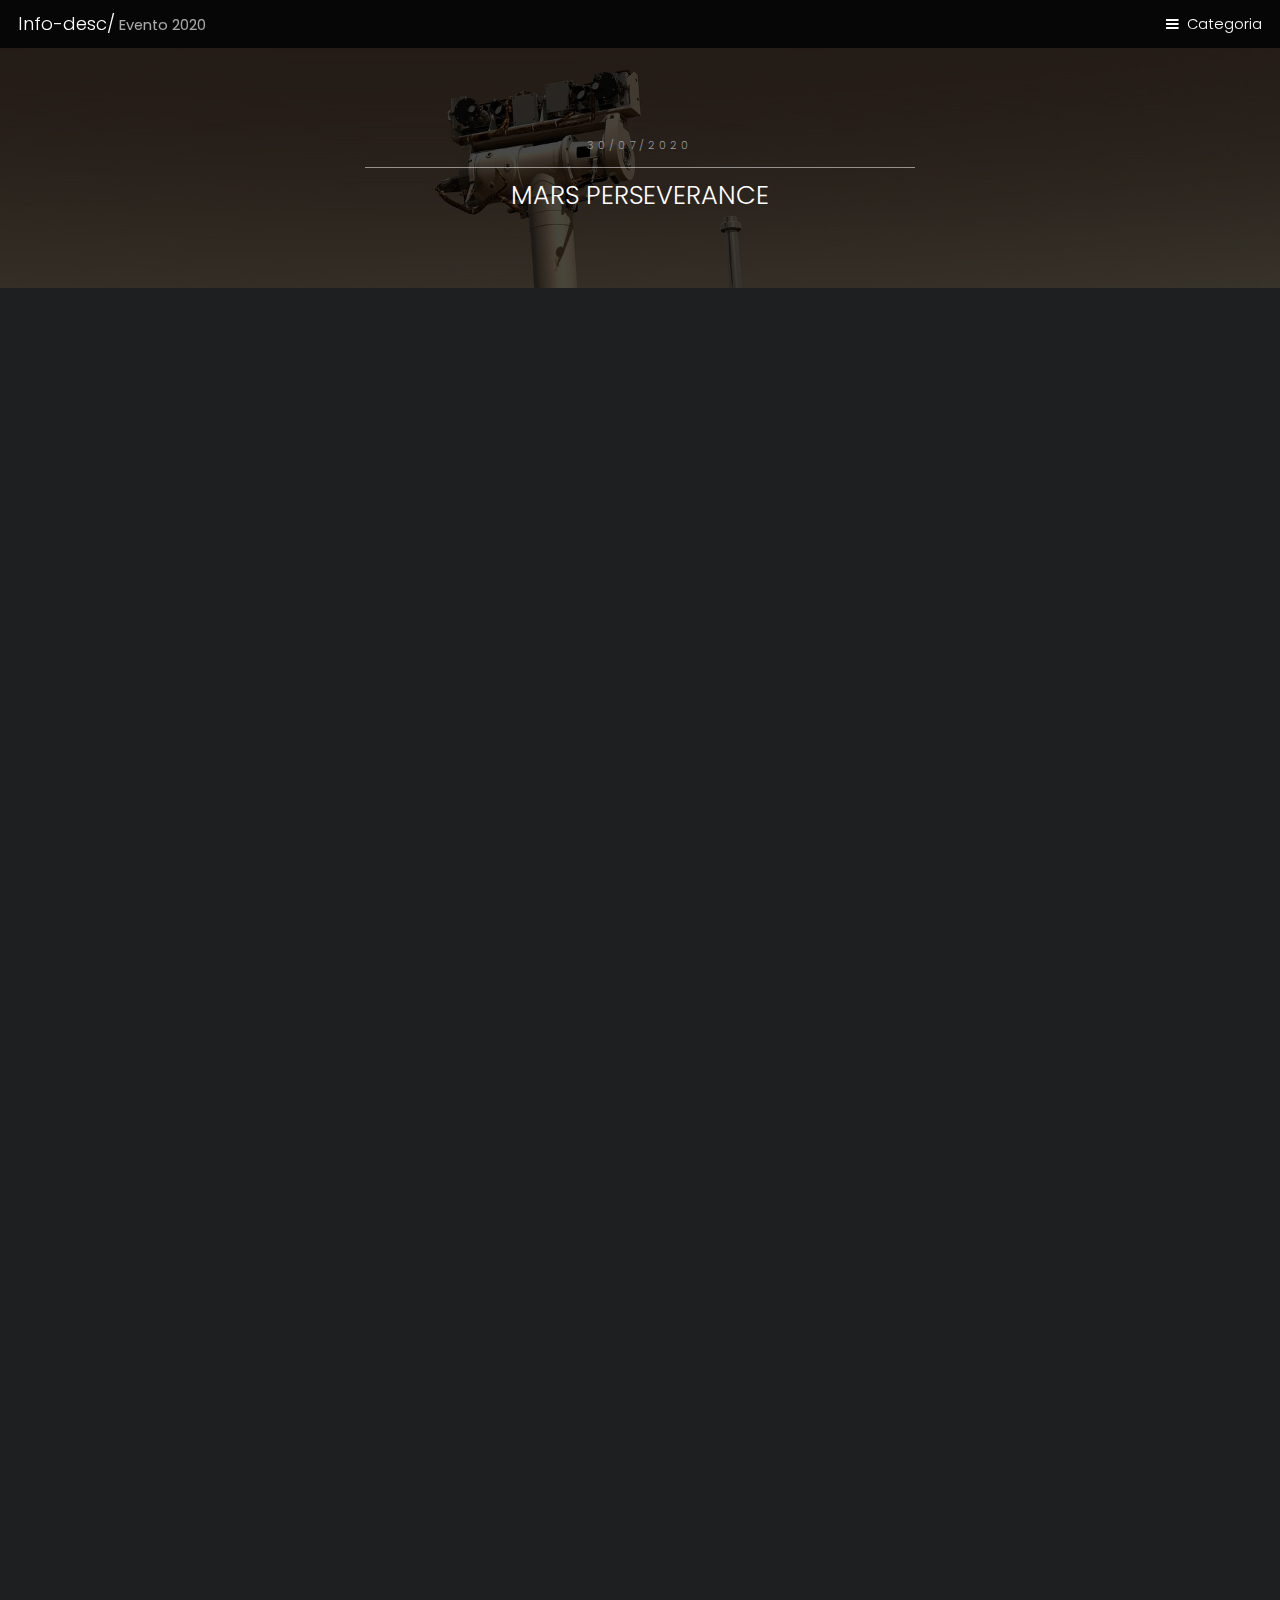
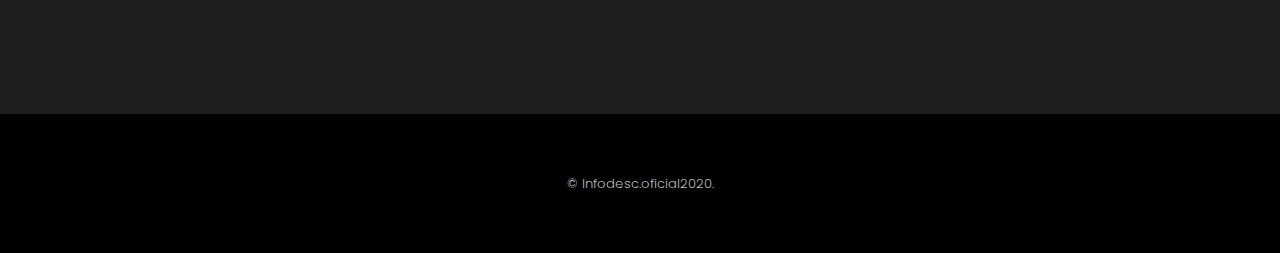
<file: publicaciones/eventos.html>
<!DOCTYPE HTML>

<html>
	<head>
		<title>Info-Desc &nbsp;/&nbsp;Mars 2020</title>
		<meta charset="utf-8" />
		<meta name="viewport" content="width=device-width, initial-scale=1" />
		<link rel="stylesheet" href="assets/css/main.css" />



		<link  rel = "apple-touch-icon"  tallas = "57x57"  href = "../images/Favicon/apple-icon-57x57.png" > 
<link  rel = "apple-touch-icon"  tallas = "60x60"  href = "../images/Favicon/ apple -icon-60x60.png " > 
<link  rel = " apple-touch-icon "  tamaños = " 72x72 "  href = "../images/Favicon/apple-icon-72x72.png " > 
<link  rel = " apple-touch-icon "  tamaños = "76x76"  href = "../image/Favicon/apple-icon-76x76.png" > 
<link  rel = "apple-touch-icon "  tamaños = " 114x114 "  href = "../images/Favicon/apple-icon-114x114.png "> 
<link  rel = "apple-touch-icon"  tamaños = "120x120"  href = "../images/Favicon/apple-icon-120x120.png" > 
<link  rel = "apple-touch-icon"  tamaños = "144x144"  href = "../images/Favicon/ apple-icon-144x144.png " > 
<link  rel = " apple-touch-icon "  tamaños = " 152x152 "  href = "../images/Favicon/apple-icon-152x152.png " > 
<link  rel = " apple-touch-icon "  tamaños = "180x180"  href = "../image/Favicon/apple-icon-180x180.png" > 
<link  rel = "icon"  type = "image / png"  tamaños = "192x192"  href = "../images/Favicon/android-icon-192x192.png" > 
<link  rel = "icon"  type = "image / png"  tamaños = "32x32"  href = "../images/Favicon/favicon-32x32.png" > 
<link  rel = "icon"  type = "image / png"  tallas = "96x96"  href = "../images/Favicon/favicon-96x96.png" > 
<link  rel = "icon"  type = "image / png"  tallas = "16x16"  href = "../images/Favicon/ favicon-16x16. png " > 
<link  rel = " manifest " href = "../images/Favicon/manifest.json" > 
<meta  name ="msapplication-TileColor"  content = "#ffffff" > 
<meta  name = "msapplication-TileImage"  content = "../image/Favicon/ms-icon-144x144.png" > 
<meta  name = "theme-color"  content = "#ffffff" >
	</head>
	<body class="subpage">

		<!-- Header -->
			<header id="header">
				<div class="logo"><a href="index.html">Info-desc/<span> Evento 2020</span></a></div>
				<a href="#menu">Categoria</a>
			</header>

		<!-- Nav -->
			<nav id="menu">
				<ul class="links">
					<li><a href="https://info-desc.github.io/2020/" target="_blank">inicio</a></li>
					<li><a href="index.html">desclasificado</a></li>
					<li><a href="misterios.html">Misterios</a></li>
					<li><a href="actualidad.html">Pandemia</a></li>
					<li><a href="eventos.html">Eventos</a></li>
				</ul>
			</nav>

		<!-- One -->
				<section id="One" class="wrapper style3">
				<div class="inner">
					<header class="align-center">
						<p>30/07/2020</p>
						<h2>MARS PERSEVERANCE</h2>
					</header>
				</div>

			</section>


		<!-- Two -->
<section id="two" class="wrapper style2">

				
<style>
  .container {
  position: relative;
  width: 100%;
  overflow: hidden;
  padding-top: 100%; /* 16:9 Aspect Ratio */
}

.responsive-iframe {
  position: absolute;
  top: 0;
  left: 0;
  bottom: 0;
  right: 0;
  width: 100%;
  height: 100%;
  border: none;
}
</style>
                        
                            <div class="container">
  <iframe class="responsive-iframe" src="https://mars.nasa.gov/"></iframe>
</div>
					
			</section>

		<!-- Footer -->
			<footer id="footer">
				
				<div class="copyright">
					&copy; Infodesc.oficial2020.
				</div>
			</footer>

		<!-- Scripts -->
			<script src="assets/js/jquery.min.js"></script>
			<script src="assets/js/jquery.scrollex.min.js"></script>
			<script src="assets/js/skel.min.js"></script>
			<script src="assets/js/util.js"></script>
			<script src="assets/js/main.js"></script>

	</body>
</html>
</file>
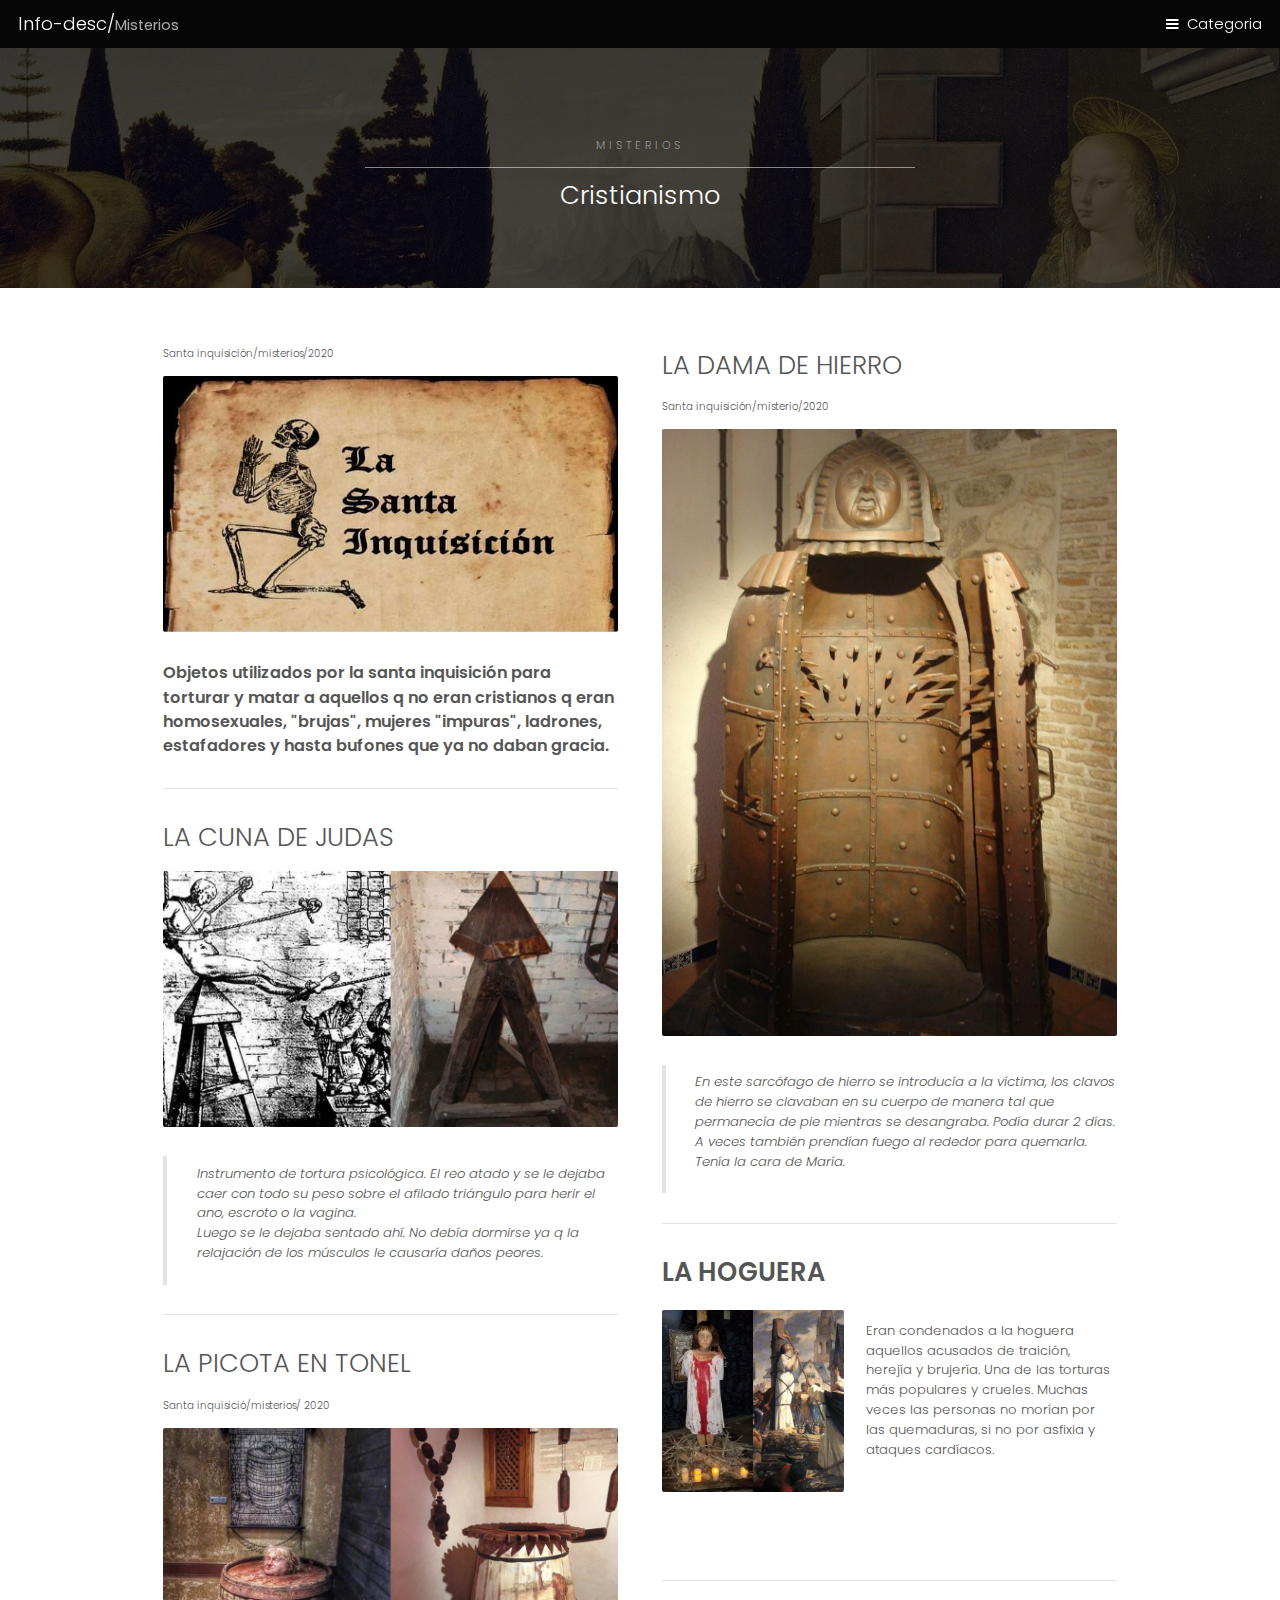
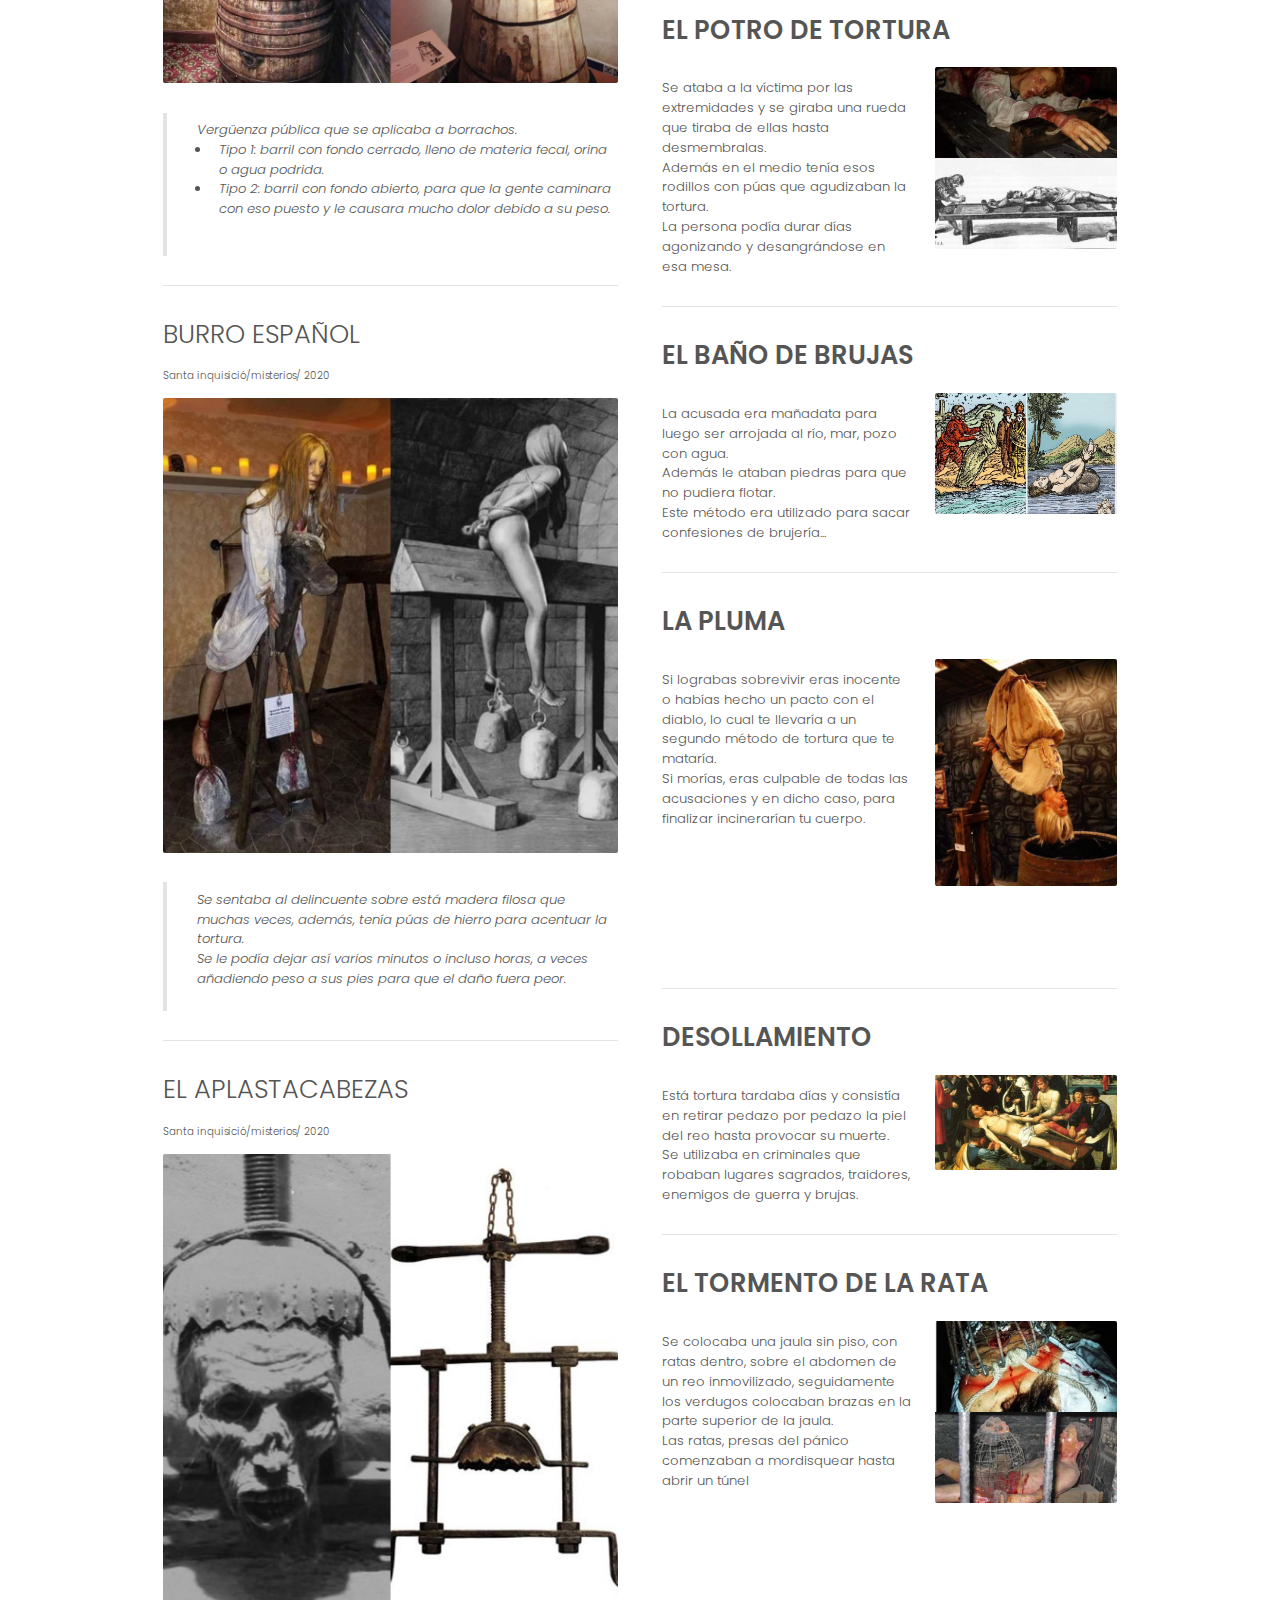
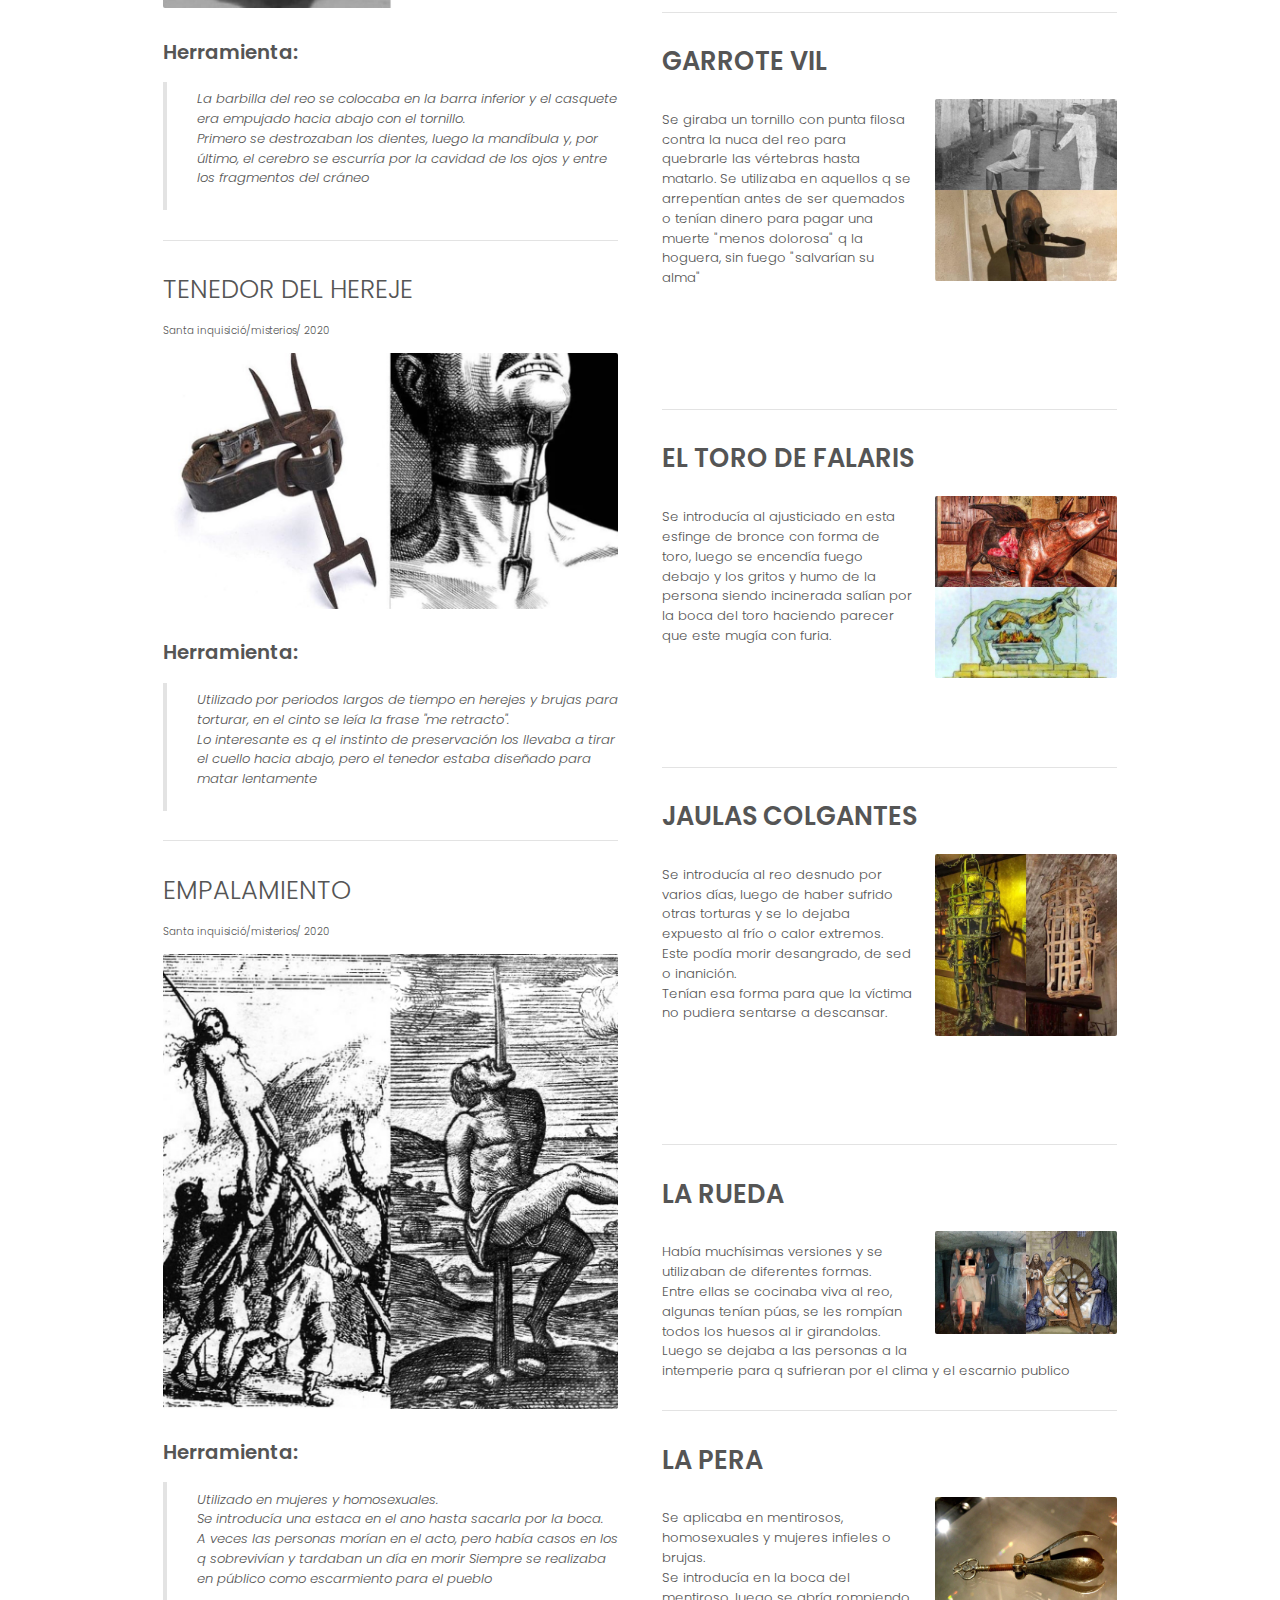
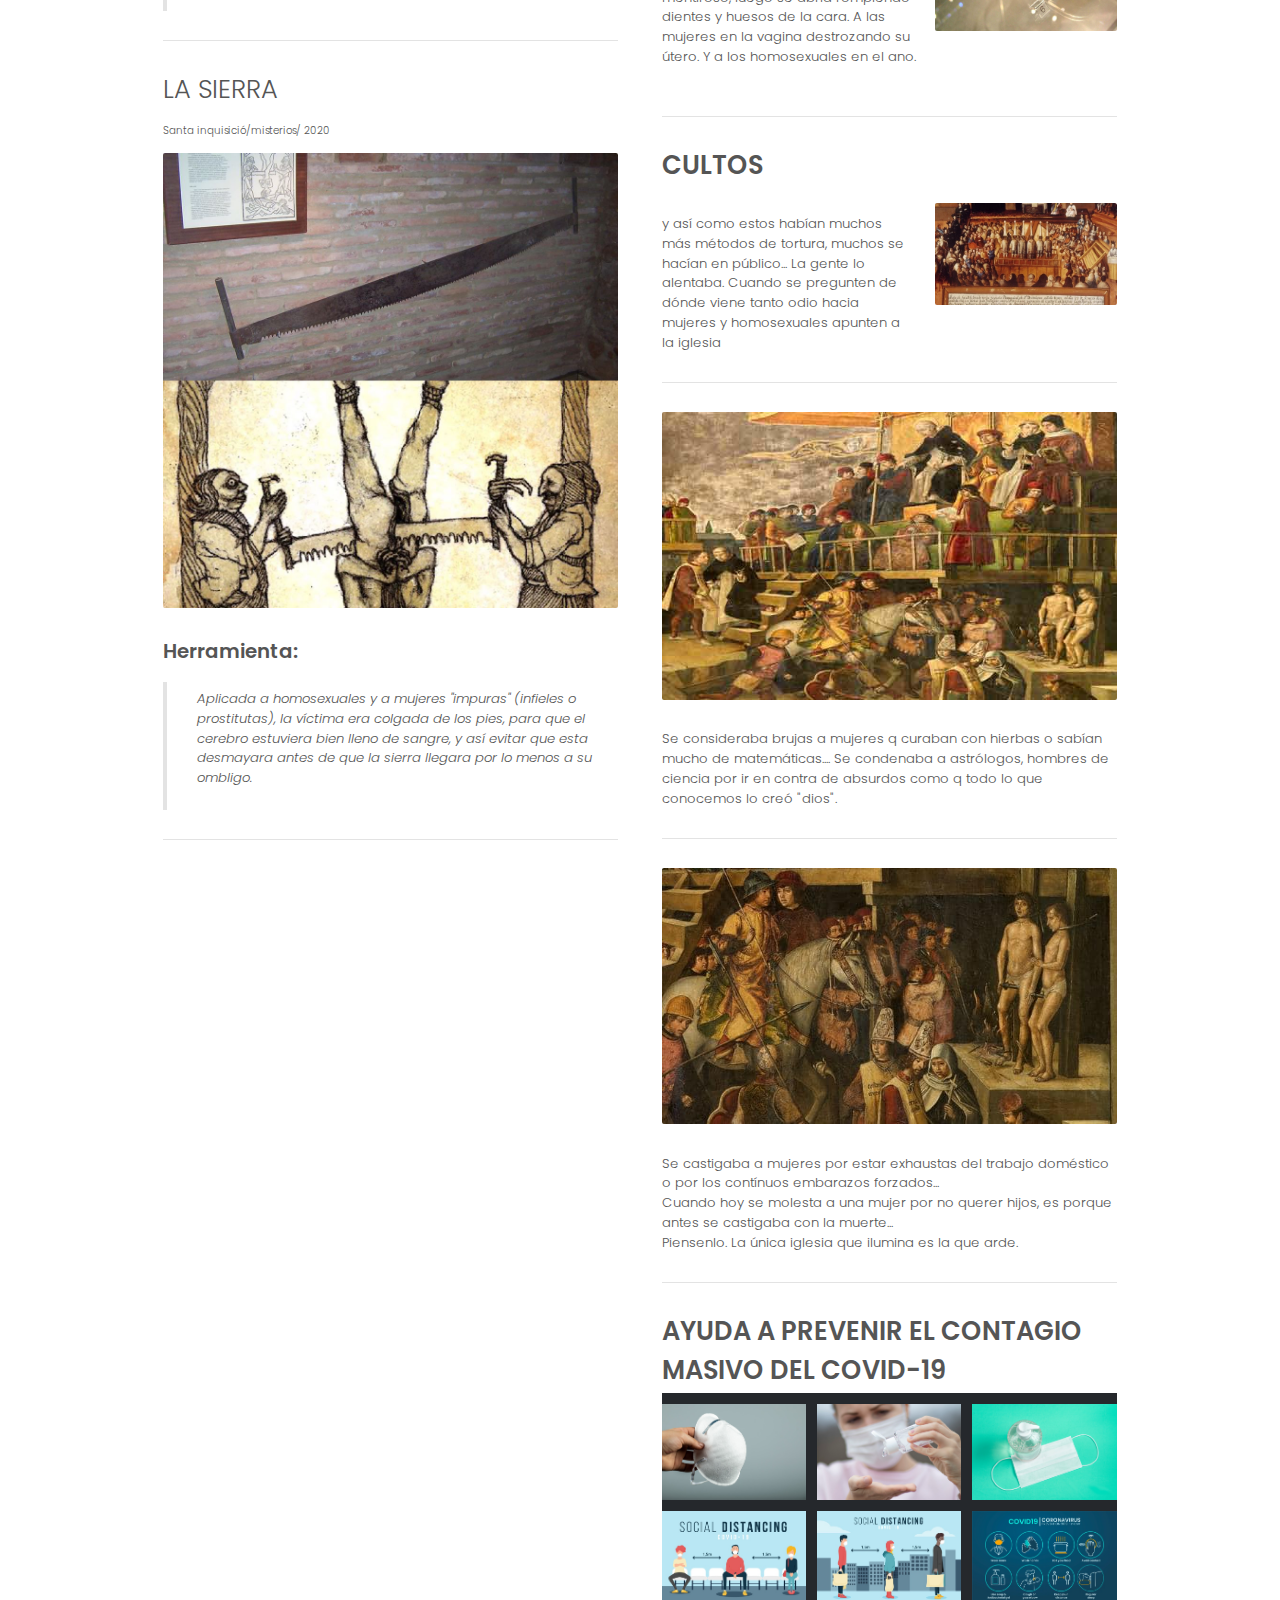
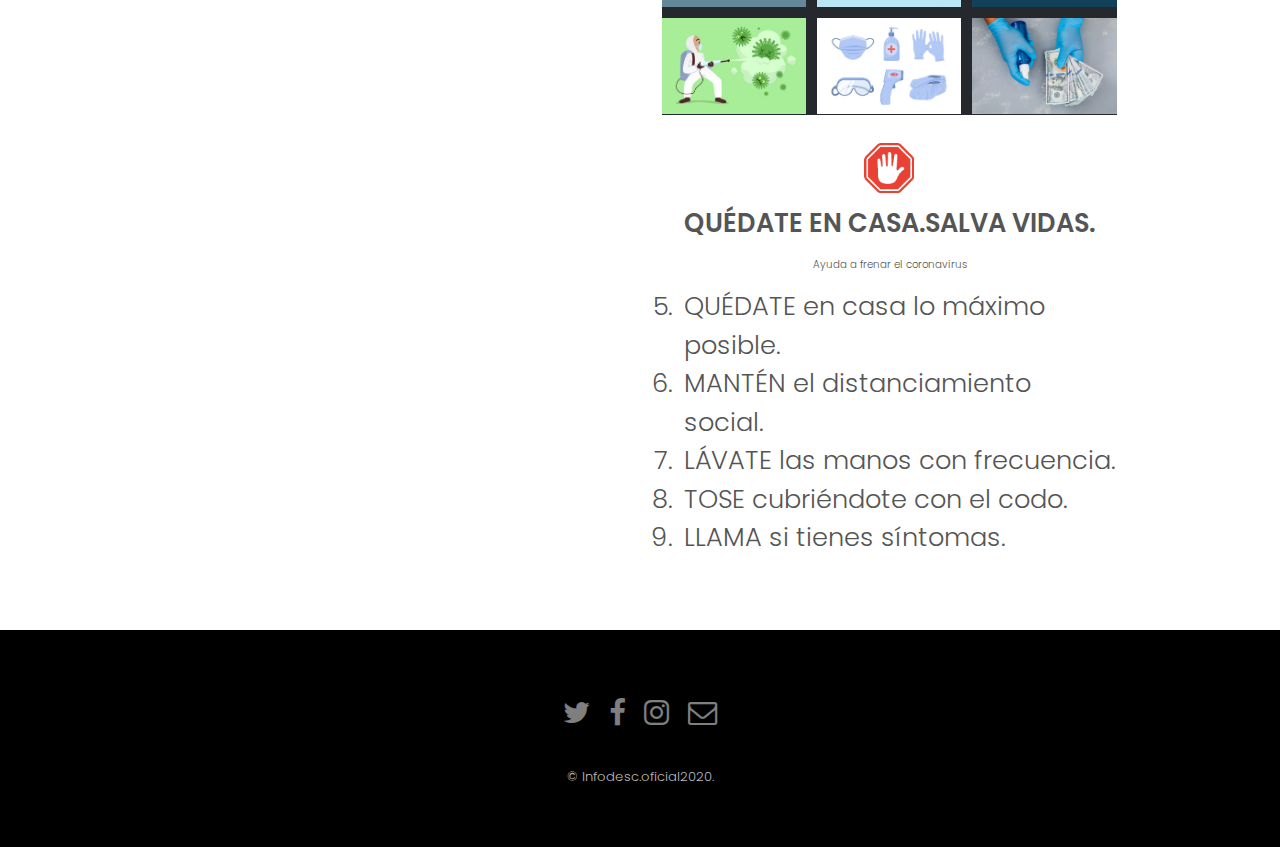
<file: publicaciones/misterios.html>
<!DOCTYPE html>
<html>
<head>
	<title>Info-Desc &nbsp;/&nbsp;Misterios</title>
	<meta charset="utf-8" />
		<meta name="viewport" content="width=device-width, initial-scale=1"/>
		<link rel="stylesheet" type="text/css" href="assets/css/style_misterios.css">


		<link  rel = "apple-touch-icon"  tallas = "57x57"  href = "../images/Favicon/apple-icon-57x57.png" > 
<link  rel = "apple-touch-icon"  tallas = "60x60"  href = "../images/Favicon/ apple -icon-60x60.png " > 
<link  rel = " apple-touch-icon "  tamaños = " 72x72 "  href = "../images/Favicon/apple-icon-72x72.png " > 
<link  rel = " apple-touch-icon "  tamaños = "76x76"  href = "../image/Favicon/apple-icon-76x76.png" > 
<link  rel = "apple-touch-icon "  tamaños = " 114x114 "  href = "../images/Favicon/apple-icon-114x114.png "> 
<link  rel = "apple-touch-icon"  tamaños = "120x120"  href = "../images/Favicon/apple-icon-120x120.png" > 
<link  rel = "apple-touch-icon"  tamaños = "144x144"  href = "../images/Favicon/ apple-icon-144x144.png " > 
<link  rel = " apple-touch-icon "  tamaños = " 152x152 "  href = "../images/Favicon/apple-icon-152x152.png " > 
<link  rel = " apple-touch-icon "  tamaños = "180x180"  href = "../image/Favicon/apple-icon-180x180.png" > 
<link  rel = "icon"  type = "image / png"  tamaños = "192x192"  href = "../images/Favicon/android-icon-192x192.png" > 
<link  rel = "icon"  type = "image / png"  tamaños = "32x32"  href = "../images/Favicon/favicon-32x32.png" > 
<link  rel = "icon"  type = "image / png"  tallas = "96x96"  href = "../images/Favicon/favicon-96x96.png" > 
<link  rel = "icon"  type = "image / png"  tallas = "16x16"  href = "../images/Favicon/ favicon-16x16. png " > 
<link  rel = " manifest " href = "../images/Favicon/manifest.json" > 
<meta  name ="msapplication-TileColor"  content = "#ffffff" > 
<meta  name = "msapplication-TileImage"  content = "../image/Favicon/ms-icon-144x144.png" > 
<meta  name = "theme-color"  content = "#ffffff" >
</head>
<body class="subpage">
	<!-- Header -->
			<header id="header">
				<div class="logo"><a href="index.html">Info-desc/<span>Misterios</span></a></div>
				<a href="#menu">Categoria</a>
			</header>

		<!-- Nav -->
			<nav id="menu">
				<ul class="links">
					<li><a href="https://info-desc.github.io/2020/" target="_blank">Inicio</a></li>
					<li><a href="actualidad.html">Pandemia</a></li>
					<li><a href="index.html">Desclasificado</a></li>
					<li><a href="eventos.html">Eventos</a></li>
				</ul>
			</nav>

		<!-- One -->
			<section id="One" class="wrapper misterios">
				<div class="inner">
					<header class="align-center">
						<p>Misterios</p>
						<h2>Cristianismo</h2>
					</header>
				</div>
			</section>
			
				<div id="main" class="container">


				<!-- Elements -->
					<h2 id="elements">
					<div class="row 200%">
						<div class="6u 12u$(medium)">
							

					<h6>Santa inquisici&oacute;n/misterios/2020</h6>
								<img src="images/misterios/1.jpg" class="image fit">
								<h4> <b>Objetos utilizados por la santa inquisición para torturar y matar a aquellos q no eran cristianos q eran homosexuales, "brujas", mujeres "impuras", ladrones, estafadores y hasta bufones que ya no daban gracia.</b></h4>
								
<hr>
							<!-- Text stuff -->
							<h2 id="elements">LA CUNA DE JUDAS</h2>
								<img src="images/misterios/3.jpg" class="image fit">
								
								<blockquote>
									<h5>
										Instrumento de tortura psicológica.
El reo atado y se le dejaba caer con todo su peso sobre el afilado triángulo para herir el ano, escroto o la vagina. <br>
Luego se le dejaba sentado ahí. No debía dormirse ya q la relajación de los músculos le causaría daños peores.
									</h5>
								</blockquote>
							
								
								
                                
                                
								<hr />
								<h2 id="elements">LA PICOTA EN TONEL</h2>
								<h6>Santa inquisici&oacute;/misterios/ 2020</h6>
								<img src="images/misterios/4.jpg" class="image fit">
								<blockquote>
									<h5>
										Vergüenza pública que se aplicaba a borrachos. <br>
										<ul>

<li>Tipo 1: barril con fondo cerrado, lleno de materia fecal, orina o agua podrida.</li>
<li>Tipo 2: barril con fondo abierto, para que la gente caminara con eso puesto y le causara mucho dolor debido a su peso.</li>
                                        </ul>
									</h5>
								</blockquote>
						
								<hr />
								<header>
									<h2>BURRO ESPAÑOL</h2>
									<h6>Santa inquisici&oacute;/misterios/ 2020</h6>
								</header>
								<p> 
<img src="images/misterios/6.jpg" class="image fit">
<blockquote>
	<h5>
		Se sentaba al delincuente sobre está madera filosa que muchas veces, además, tenía púas de hierro para acentuar la tortura. <br>
Se le podía dejar así varios minutos o incluso horas, a veces añadiendo peso a sus pies para que el daño fuera peor.

	</h5>
</blockquote>
<hr>
<header>
	<h2>EL APLASTACABEZAS</h2>
	<h6>Santa inquisici&oacute;/misterios/ 2020</h6>
	
</header>
<img src="images/misterios/8.jpg" class="image fit">
<h3><b>Herramienta:</b></h3>
								<blockquote>
									<h5>
										La barbilla del reo se colocaba en la barra inferior y el casquete era empujado hacia abajo con el tornillo. <br>
Primero se destrozaban los dientes, luego la mandíbula y, por último, el cerebro se escurría por la cavidad de los ojos y entre los fragmentos del cráneo
									</h5>
								</blockquote>
<hr>
</header>
<h2>TENEDOR DEL HEREJE</h2>
	<h6>Santa inquisici&oacute;/misterios/ 2020</h6>
<img src="images/misterios/12.jpg" class="image fit">
<h3><b>Herramienta:</b></h3>
								<blockquote>
									<h5>
										Utilizado por periodos largos de tiempo en herejes y brujas para torturar, en el cinto se leía la frase "me retracto". <br>
Lo interesante es q el instinto de preservación los llevaba a tirar el cuello hacia abajo, pero el tenedor estaba diseñado para matar lentamente
									</h5>
								</blockquote>
<hr>

</header>
<h2>EMPALAMIENTO</h2>
	<h6>Santa inquisici&oacute;/misterios/ 2020</h6>
<img src="images/misterios/18.jpg" class="image fit">
<h3><b>Herramienta:</b></h3>
								<blockquote>
									<h5>
										Utilizado en mujeres y homosexuales. <br>
Se introducía una estaca en el ano hasta sacarla por la boca. <br>
A veces las personas morían en el acto, pero había casos en los q sobrevivían y tardaban un día en morir
Siempre se realizaba en público como escarmiento para el pueblo
										
									</h5>
								</blockquote>
<hr>
</header>
<h2>LA SIERRA</h2>
	<h6>Santa inquisici&oacute;/misterios/ 2020</h6>
<img src="images/misterios/19.jpg" class="image fit">
<h3><b>Herramienta:</b></h3>
								<blockquote>
									<h5>
										Aplicada a homosexuales y a mujeres "impuras" (infieles o prostitutas), la víctima era colgada de los pies, para que el cerebro estuviera bien lleno de sangre, y así evitar que esta desmayara antes de que la sierra llegara por lo menos a su ombligo.

										
									</h5>
								</blockquote>
<hr>

							<!-- Lists -->
								
							
								
								
								

							
								

						</div>

							<div class="6u$ 12u$(medium)">
								<h2 id="elements">LA DAMA DE HIERRO</h2>
								<h6>Santa inquisici&oacute;n/misterio/2020</h6>
								<img src="images/misterios/2.jpg" class="image fit">
								<blockquote> <h5>En este sarcófago de hierro se introducía a la víctima, los clavos de hierro se clavaban en su cuerpo de manera tal que permanecía de pie mientras se desangraba. Podía durar 2 días. <br>
A veces también prendían fuego al rededor para quemarla.
Tenía la cara de María.
</h5>

</blockquote>


<hr>




								<h2 id="elements"><b>LA HOGUERA</b></h2>

								<p><span class="image left"><img src="images/misterios/5.jpg" alt="" /></span> <h5> Eran condenados a la hoguera aquellos acusados de traición, herejía y brujería.
Una de las torturas más populares y crueles. Muchas veces las personas no morían por las quemaduras, si no por asfixia y ataques cardíacos.
</h5>
<br>
<br>
									

								<hr>







								<h2 id="elements"><b>EL POTRO DE TORTURA</b></h2>

								<p><span class="image right"><img src="images/misterios/7.jpg" alt="" /></span>
									<h5>
										Se ataba a la víctima por las extremidades y se giraba una rueda que tiraba de ellas hasta desmembralas. <br> Además en el medio tenía esos rodillos con púas que agudizaban la tortura. <br>
La persona podía durar días agonizando y desangrándose en esa mesa.
									</h5>
								<hr>


								<h2 id="elements"><b>EL BAÑO DE BRUJAS</b></h2>

								<p><span class="image right"><img src="images/misterios/9.jpg" alt="" /></span>
									<h5>
										La acusada era mañadata para luego ser arrojada al río, mar, pozo con agua. <br>
Además le ataban piedras para que no pudiera flotar. <br>
Este método era utilizado para sacar confesiones de brujería...
									</h5>
								<hr>



									<h2 id="elements"><b>LA PLUMA</b></h2>

								<p><span class="image right"><img src="images/misterios/10.jpg" alt="" /></span>
									<h5>
										Si lograbas sobrevivir eras inocente o habías hecho un pacto con el diablo, lo cual te llevaría a un segundo método de tortura que te mataría. <br>
Si morías, eras culpable de todas las acusaciones y en dicho caso, para finalizar incinerarían tu cuerpo.

									</h5>
									<br>
									<br>
									<br>
								<hr>

									<h2 id="elements"><b>DESOLLAMIENTO</b></h2>

								<p><span class="image right"><img src="images/misterios/11.jpg" alt="" /></span>
									<h5>
										Está tortura tardaba días y consistía en retirar pedazo por pedazo la piel del reo hasta provocar su muerte. <br>
Se utilizaba en criminales que robaban lugares sagrados, traidores, enemigos de guerra y brujas.
									</h5>
								<hr>

								<h2 id="elements"><b>EL TORMENTO DE LA RATA</b></h2>

								<p><span class="image right"><img src="images/misterios/13.jpg" alt="" /></span>
									<h5>
										Se colocaba una jaula sin piso, con ratas dentro, sobre el abdomen de un reo inmovilizado, seguidamente los verdugos colocaban brazas en la parte superior de la jaula. <br>
Las ratas, presas del pánico comenzaban a mordisquear hasta abrir un túnel
									</h5>
									<br>
									<br>

								<hr>

								<h2 id="elements"><b>GARROTE VIL</b></h2>

								<p><span class="image right"><img src="images/misterios/14.jpg" alt="" /></span>
									<h5>
										Se giraba un tornillo con punta filosa contra la nuca del reo para quebrarle las vértebras hasta matarlo.
Se utilizaba en aquellos q se arrepentían antes de ser quemados o tenían dinero para pagar una muerte "menos dolorosa" q la hoguera, sin fuego "salvarían su alma"
										
									</h5>
									<br>
									<br>
								
								<hr>

								<h2 id="elements"><b>EL TORO DE FALARIS</b></h2>

								<p><span class="image right"><img src="images/misterios/15.jpg" alt="" /></span>
									<h5>
										Se introducía al ajusticiado en esta esfinge de bronce con forma de toro, luego se encendía fuego debajo y los gritos y humo de la persona siendo incinerada salían por la boca del toro haciendo parecer que este mugía con furia.
										
										
									</h5>
									<br>
									<br>
								
								<hr>
								<h2 id="elements"><b>JAULAS COLGANTES</b></h2>

								<p><span class="image right"><img src="images/misterios/16.jpg" alt="" /></span>
									<h5>
										Se introducía al reo desnudo por varios días, luego de haber sufrido otras torturas y se lo dejaba expuesto al frío o calor extremos. <br> Este podía morir desangrado, de sed o inanición. <br>
Tenían esa forma para que la víctima no pudiera sentarse a descansar.
										
									</h5>
									<br>
									<br>
								
								<hr>
								<h2 id="elements"><b>LA RUEDA</b></h2>

								<p><span class="image right"><img src="images/misterios/17.jpg" alt="" /></span>
									<h5>
										Había muchísimas versiones y se utilizaban de diferentes formas.  <br>
Entre ellas se cocinaba viva al reo, algunas tenían púas, se les rompían todos los huesos al ir girandolas. Luego se dejaba a las personas a la intemperie para q sufrieran por el clima y el escarnio publico
										
									</h5>
									
								
								<hr>
								<h2 id="elements"><b>LA PERA</b></h2>

								<p><span class="image right"><img src="images/misterios/20.jpg" alt="" /></span>
									<h5>
										Se aplicaba en mentirosos, homosexuales y mujeres infieles o brujas. <br>
Se introducía en la boca del mentiroso, luego se abría rompiendo dientes y huesos de la cara.
A las mujeres en la vagina destrozando su útero.
Y a los homosexuales en el ano.
<br>
<br>

										
									</h5>
									
								
								<hr>
								<h2 id="elements"><b>CULTOS</b></h2>

								<p><span class="image right"><img src="images/misterios/21.jpg" alt="" /></span>
									<h5>
										y así como estos habían muchos más métodos de tortura, muchos se hacían en público... La gente lo alentaba.
Cuando se pregunten de dónde viene tanto odio hacia mujeres y homosexuales apunten a la iglesia
										
									</h5>
									
								
								<hr>
						
							<!-- Image -->
							
								<span class="image fit"><img  src="images/misterios/22.jpg" alt="" /></span>
								<h5>
									Se consideraba brujas a mujeres q curaban con hierbas o sabían mucho de matemáticas....
Se condenaba a astrólogos, hombres de ciencia por ir en contra de absurdos como q todo lo que conocemos lo creó "dios".
								</h5>
								<hr>

								<span class="image fit"><img  src="images/misterios/23.jpg" alt="" /></span>
								<h5>
									Se castigaba a mujeres por estar exhaustas del trabajo doméstico o por los contínuos embarazos forzados... <br>

Cuando hoy se molesta a una mujer por no querer hijos, es porque antes se castigaba con la muerte... <br>

Piensenlo. La única iglesia que ilumina es la que arde.
								</h5>
								<hr>
								<h2 id="elements"><b>AYUDA A PREVENIR EL CONTAGIO MASIVO DEL COVID-19</b></h2>
								<div class="box alt">
									<div class="row 50% uniform">
										<div class="4u"><span class="image fit"><img src="images/prev2.jpg" alt="" /></span></div>
										<div class="4u"><span class="image fit"><img src="images/prev3.jpg" alt="" /></span></div>
										<div class="4u$"><span class="image fit"><img src="images/prev4.jpg" alt="" /></span></div>
										<!-- Break -->
										<div class="4u"><span class="image fit"><img src="images/prev5.jpg" alt="" /></span></div>
										<div class="4u"><span class="image fit"><img src="images/prev6.jpg" alt="" /></span></div>
										<div class="4u$"><span class="image fit"><img src="images/prev7.jpg" alt="" /></span></div>
										<!-- Break -->
										<div class="4u"><span class="image fit"><img src="images/prev8.jpg" alt="" /></span></div>
										<div class="4u"><span class="image fit"><img src="images/prev9.jpg" alt="" /></span></div>
										<div class="4u$"><span class="image fit"><img src="images/prev10.jpg" alt="" /></span></div>
									</div>
								</div>

								
							<center><img src="images/prev11.gif"  width="50px"></center>
								<center><h1><b>QUÉDATE EN CASA.SALVA VIDAS.</b></h1></center>
	<center><h6>Ayuda a frenar el coronavirus </h6></center>

	<ol start="5">
<li>QUÉDATE en casa lo máximo posible.</li>
<li>MANTÉN el distanciamiento social.</li>
<li>LÁVATE las manos con frecuencia.</li>
<li>TOSE cubriéndote con el codo.</li>
<li>LLAMA si tienes síntomas.</li>
	</ol>


						


						</div>
					</div>

			</div>
			





						<!-- Footer -->
			<footer id="footer">
				<div class="container">
					<ul class="icons">
						<li><a href="#" class="icon fa-twitter"><span class="label">Twitter</span></a></li>
						<li><a href="https://www.facebook.com/infodescoficial/?modal=admin_todo_tour" class="icon fa-facebook"><span class="label">Facebook</span></a></li>
						<li><a href="#" class="icon fa-instagram"><span class="label">Instagram</span></a></li>
						<li><a href="#" class="icon fa-envelope-o"><span class="label">Email</span></a></li>
					</ul>
				</div>
				<div class="copyright">
					&copy; Infodesc.oficial2020.
				</div>
			</footer>

<!-- Scripts -->
			<script src="assets/js/jquery.min.js"></script>
			<script src="assets/js/jquery.scrollex.min.js"></script>
			<script src="assets/js/skel.min.js"></script>
			<script src="assets/js/util.js"></script>
			<script src="assets/js/main.js"></script>

</body>
</html>
</file>
<file: publicaciones/assets/css/main.css>
@charset "UTF-8";
@import url(font-awesome.min.css);
@import url("https://fonts.googleapis.com/css?family=Poppins:300,400,500,600,700");

/*
	Hielo by TEMPLATED
	templated.co @templatedco
	Released for free under the Creative Commons Attribution 3.0 license (templated.co/license)
*/

/* Reset */

	html, body, div, span, applet, object, iframe, h1, h2, h3, h4, h5, h6, p, blockquote, pre, a, abbr, acronym, address, big, cite, code, del, dfn, em, img, ins, kbd, q, s, samp, small, strike, strong, sub, sup, tt, var, b, u, i, center, dl, dt, dd, ol, ul, li, fieldset, form, label, legend, table, caption, tbody, tfoot, thead, tr, th, td, article, aside, canvas, details, embed, figure, figcaption, footer, header, hgroup, menu, nav, output, ruby, section, summary, time, mark, audio, video {
		margin: 0;
		padding: 0;
		border: 0;
		font-size: 100%;
		font: inherit;
		vertical-align: baseline;
	}

	article, aside, details, figcaption, figure, footer, header, hgroup, menu, nav, section {
		display: block;
	}

	body {
		line-height: 1;
	}

	ol, ul {
		list-style: none;
	}

	blockquote, q {
		quotes: none;
	}

	blockquote:before, blockquote:after, q:before, q:after {
		content: '';
		content: none;
	}

	table {
		border-collapse: collapse;
		border-spacing: 0;
	}

	body {
		-webkit-text-size-adjust: none;
	}

/* Box Model */

	*, *:before, *:after {
		-moz-box-sizing: border-box;
		-webkit-box-sizing: border-box;
		box-sizing: border-box;
	}

/* Containers */

	.container {
		margin-left: auto;
		margin-right: auto;
	}

	.container.\31 25\25 {
		width: 100%;
		max-width: 100rem;
		min-width: 80rem;
	}

	.container.\37 5\25 {
		width: 60rem;
	}

	.container.\35 0\25 {
		width: 40rem;
	}

	.container.\32 5\25 {
		width: 20rem;
	}

	.container {
		width: 80rem;
	}

	@media screen and (max-width: 1680px) {

		.container.\31 25\25 {
			width: 100%;
			max-width: 100rem;
			min-width: 80rem;
		}

		.container.\37 5\25 {
			width: 60rem;
		}

		.container.\35 0\25 {
			width: 40rem;
		}

		.container.\32 5\25 {
			width: 20rem;
		}

		.container {
			width: 80rem;
		}

	}

	@media screen and (max-width: 1280px) {

		.container.\31 25\25 {
			width: 100%;
			max-width: 81.25rem;
			min-width: 65rem;
		}

		.container.\37 5\25 {
			width: 48.75rem;
		}

		.container.\35 0\25 {
			width: 32.5rem;
		}

		.container.\32 5\25 {
			width: 16.25rem;
		}

		.container {
			width: 65rem;
		}

	}

	@media screen and (max-width: 980px) {

		.container.\31 25\25 {
			width: 100%;
			max-width: 112.5%;
			min-width: 90%;
		}

		.container.\37 5\25 {
			width: 67.5%;
		}

		.container.\35 0\25 {
			width: 45%;
		}

		.container.\32 5\25 {
			width: 22.5%;
		}

		.container {
			width: 90%;
		}

	}

	@media screen and (max-width: 736px) {

		.container.\31 25\25 {
			width: 100%;
			max-width: 112.5%;
			min-width: 90%;
		}

		.container.\37 5\25 {
			width: 67.5%;
		}

		.container.\35 0\25 {
			width: 45%;
		}

		.container.\32 5\25 {
			width: 22.5%;
		}

		.container {
			width: 90% !important;
		}

	}

	@media screen and (max-width: 480px) {

		.container.\31 25\25 {
			width: 100%;
			max-width: 112.5%;
			min-width: 90%;
		}

		.container.\37 5\25 {
			width: 67.5%;
		}

		.container.\35 0\25 {
			width: 45%;
		}

		.container.\32 5\25 {
			width: 22.5%;
		}

		.container {
			width: 90% !important;
		}

	}

/* Grid */

	.row {
		border-bottom: solid 1px transparent;
		-moz-box-sizing: border-box;
		-webkit-box-sizing: border-box;
		box-sizing: border-box;
	}

	.row > * {
		float: left;
		-moz-box-sizing: border-box;
		-webkit-box-sizing: border-box;
		box-sizing: border-box;
	}

	.row:after, .row:before {
		content: '';
		display: block;
		clear: both;
		height: 0;
	}

	.row.uniform > * > :first-child {
		margin-top: 0;
	}

	.row.uniform > * > :last-child {
		margin-bottom: 0;
	}

	.row.\30 \25 > * {
		padding: 0 0 0 0rem;
	}

	.row.\30 \25 {
		margin: 0 0 -1px 0rem;
	}

	.row.uniform.\30 \25 > * {
		padding: 0rem 0 0 0rem;
	}

	.row.uniform.\30 \25 {
		margin: 0rem 0 -1px 0rem;
	}

	.row > * {
		padding: 0 0 0 2rem;
	}

	.row {
		margin: 0 0 -1px -2rem;
	}

	.row.uniform > * {
		padding: 2rem 0 0 2rem;
	}

	.row.uniform {
		margin: -2rem 0 -1px -2rem;
	}

	.row.\32 00\25 > * {
		padding: 0 0 0 4rem;
	}

	.row.\32 00\25 {
		margin: 0 0 -1px -4rem;
	}

	.row.uniform.\32 00\25 > * {
		padding: 4rem 0 0 4rem;
	}

	.row.uniform.\32 00\25 {
		margin: -4rem 0 -1px -4rem;
	}

	.row.\31 50\25 > * {
		padding: 0 0 0 3rem;
	}

	.row.\31 50\25 {
		margin: 0 0 -1px -3rem;
	}

	.row.uniform.\31 50\25 > * {
		padding: 3rem 0 0 3rem;
	}

	.row.uniform.\31 50\25 {
		margin: -3rem 0 -1px -3rem;
	}

	.row.\35 0\25 > * {
		padding: 0 0 0 1rem;
	}

	.row.\35 0\25 {
		margin: 0 0 -1px -1rem;
	}

	.row.uniform.\35 0\25 > * {
		padding: 1rem 0 0 1rem;
	}

	.row.uniform.\35 0\25 {
		margin: -1rem 0 -1px -1rem;
	}

	.row.\32 5\25 > * {
		padding: 0 0 0 0.5rem;
	}

	.row.\32 5\25 {
		margin: 0 0 -1px -0.5rem;
	}

	.row.uniform.\32 5\25 > * {
		padding: 0.5rem 0 0 0.5rem;
	}

	.row.uniform.\32 5\25 {
		margin: -0.5rem 0 -1px -0.5rem;
	}

	.\31 2u, .\31 2u\24 {
		width: 100%;
		clear: none;
		margin-left: 0;
	}

	.\31 1u, .\31 1u\24 {
		width: 91.6666666667%;
		clear: none;
		margin-left: 0;
	}

	.\31 0u, .\31 0u\24 {
		width: 83.3333333333%;
		clear: none;
		margin-left: 0;
	}

	.\39 u, .\39 u\24 {
		width: 75%;
		clear: none;
		margin-left: 0;
	}

	.\38 u, .\38 u\24 {
		width: 66.6666666667%;
		clear: none;
		margin-left: 0;
	}

	.\37 u, .\37 u\24 {
		width: 58.3333333333%;
		clear: none;
		margin-left: 0;
	}

	.\36 u, .\36 u\24 {
		width: 50%;
		clear: none;
		margin-left: 0;
	}

	.\35 u, .\35 u\24 {
		width: 41.6666666667%;
		clear: none;
		margin-left: 0;
	}

	.\34 u, .\34 u\24 {
		width: 33.3333333333%;
		clear: none;
		margin-left: 0;
	}

	.\33 u, .\33 u\24 {
		width: 25%;
		clear: none;
		margin-left: 0;
	}

	.\32 u, .\32 u\24 {
		width: 16.6666666667%;
		clear: none;
		margin-left: 0;
	}

	.\31 u, .\31 u\24 {
		width: 8.3333333333%;
		clear: none;
		margin-left: 0;
	}

	.\31 2u\24 + *,
	.\31 1u\24 + *,
	.\31 0u\24 + *,
	.\39 u\24 + *,
	.\38 u\24 + *,
	.\37 u\24 + *,
	.\36 u\24 + *,
	.\35 u\24 + *,
	.\34 u\24 + *,
	.\33 u\24 + *,
	.\32 u\24 + *,
	.\31 u\24 + * {
		clear: left;
	}

	.\-11u {
		margin-left: 91.66667%;
	}

	.\-10u {
		margin-left: 83.33333%;
	}

	.\-9u {
		margin-left: 75%;
	}

	.\-8u {
		margin-left: 66.66667%;
	}

	.\-7u {
		margin-left: 58.33333%;
	}

	.\-6u {
		margin-left: 50%;
	}

	.\-5u {
		margin-left: 41.66667%;
	}

	.\-4u {
		margin-left: 33.33333%;
	}

	.\-3u {
		margin-left: 25%;
	}

	.\-2u {
		margin-left: 16.66667%;
	}

	.\-1u {
		margin-left: 8.33333%;
	}

	@media screen and (max-width: 1680px) {

		.row > * {
			padding: 0 0 0 2rem;
		}

		.row {
			margin: 0 0 -1px -2rem;
		}

		.row.uniform > * {
			padding: 2rem 0 0 2rem;
		}

		.row.uniform {
			margin: -2rem 0 -1px -2rem;
		}

		.row.\32 00\25 > * {
			padding: 0 0 0 4rem;
		}

		.row.\32 00\25 {
			margin: 0 0 -1px -4rem;
		}

		.row.uniform.\32 00\25 > * {
			padding: 4rem 0 0 4rem;
		}

		.row.uniform.\32 00\25 {
			margin: -4rem 0 -1px -4rem;
		}

		.row.\31 50\25 > * {
			padding: 0 0 0 3rem;
		}

		.row.\31 50\25 {
			margin: 0 0 -1px -3rem;
		}

		.row.uniform.\31 50\25 > * {
			padding: 3rem 0 0 3rem;
		}

		.row.uniform.\31 50\25 {
			margin: -3rem 0 -1px -3rem;
		}

		.row.\35 0\25 > * {
			padding: 0 0 0 1rem;
		}

		.row.\35 0\25 {
			margin: 0 0 -1px -1rem;
		}

		.row.uniform.\35 0\25 > * {
			padding: 1rem 0 0 1rem;
		}

		.row.uniform.\35 0\25 {
			margin: -1rem 0 -1px -1rem;
		}

		.row.\32 5\25 > * {
			padding: 0 0 0 0.5rem;
		}

		.row.\32 5\25 {
			margin: 0 0 -1px -0.5rem;
		}

		.row.uniform.\32 5\25 > * {
			padding: 0.5rem 0 0 0.5rem;
		}

		.row.uniform.\32 5\25 {
			margin: -0.5rem 0 -1px -0.5rem;
		}

		.\31 2u\28xlarge\29, .\31 2u\24\28xlarge\29 {
			width: 100%;
			clear: none;
			margin-left: 0;
		}

		.\31 1u\28xlarge\29, .\31 1u\24\28xlarge\29 {
			width: 91.6666666667%;
			clear: none;
			margin-left: 0;
		}

		.\31 0u\28xlarge\29, .\31 0u\24\28xlarge\29 {
			width: 83.3333333333%;
			clear: none;
			margin-left: 0;
		}

		.\39 u\28xlarge\29, .\39 u\24\28xlarge\29 {
			width: 75%;
			clear: none;
			margin-left: 0;
		}

		.\38 u\28xlarge\29, .\38 u\24\28xlarge\29 {
			width: 66.6666666667%;
			clear: none;
			margin-left: 0;
		}

		.\37 u\28xlarge\29, .\37 u\24\28xlarge\29 {
			width: 58.3333333333%;
			clear: none;
			margin-left: 0;
		}

		.\36 u\28xlarge\29, .\36 u\24\28xlarge\29 {
			width: 50%;
			clear: none;
			margin-left: 0;
		}

		.\35 u\28xlarge\29, .\35 u\24\28xlarge\29 {
			width: 41.6666666667%;
			clear: none;
			margin-left: 0;
		}

		.\34 u\28xlarge\29, .\34 u\24\28xlarge\29 {
			width: 33.3333333333%;
			clear: none;
			margin-left: 0;
		}

		.\33 u\28xlarge\29, .\33 u\24\28xlarge\29 {
			width: 25%;
			clear: none;
			margin-left: 0;
		}

		.\32 u\28xlarge\29, .\32 u\24\28xlarge\29 {
			width: 16.6666666667%;
			clear: none;
			margin-left: 0;
		}

		.\31 u\28xlarge\29, .\31 u\24\28xlarge\29 {
			width: 8.3333333333%;
			clear: none;
			margin-left: 0;
		}

		.\31 2u\24\28xlarge\29 + *,
		.\31 1u\24\28xlarge\29 + *,
		.\31 0u\24\28xlarge\29 + *,
		.\39 u\24\28xlarge\29 + *,
		.\38 u\24\28xlarge\29 + *,
		.\37 u\24\28xlarge\29 + *,
		.\36 u\24\28xlarge\29 + *,
		.\35 u\24\28xlarge\29 + *,
		.\34 u\24\28xlarge\29 + *,
		.\33 u\24\28xlarge\29 + *,
		.\32 u\24\28xlarge\29 + *,
		.\31 u\24\28xlarge\29 + * {
			clear: left;
		}

		.\-11u\28xlarge\29 {
			margin-left: 91.66667%;
		}

		.\-10u\28xlarge\29 {
			margin-left: 83.33333%;
		}

		.\-9u\28xlarge\29 {
			margin-left: 75%;
		}

		.\-8u\28xlarge\29 {
			margin-left: 66.66667%;
		}

		.\-7u\28xlarge\29 {
			margin-left: 58.33333%;
		}

		.\-6u\28xlarge\29 {
			margin-left: 50%;
		}

		.\-5u\28xlarge\29 {
			margin-left: 41.66667%;
		}

		.\-4u\28xlarge\29 {
			margin-left: 33.33333%;
		}

		.\-3u\28xlarge\29 {
			margin-left: 25%;
		}

		.\-2u\28xlarge\29 {
			margin-left: 16.66667%;
		}

		.\-1u\28xlarge\29 {
			margin-left: 8.33333%;
		}

	}

	@media screen and (max-width: 1280px) {

		.row > * {
			padding: 0 0 0 1.5rem;
		}

		.row {
			margin: 0 0 -1px -1.5rem;
		}

		.row.uniform > * {
			padding: 1.5rem 0 0 1.5rem;
		}

		.row.uniform {
			margin: -1.5rem 0 -1px -1.5rem;
		}

		.row.\32 00\25 > * {
			padding: 0 0 0 3rem;
		}

		.row.\32 00\25 {
			margin: 0 0 -1px -3rem;
		}

		.row.uniform.\32 00\25 > * {
			padding: 3rem 0 0 3rem;
		}

		.row.uniform.\32 00\25 {
			margin: -3rem 0 -1px -3rem;
		}

		.row.\31 50\25 > * {
			padding: 0 0 0 2.25rem;
		}

		.row.\31 50\25 {
			margin: 0 0 -1px -2.25rem;
		}

		.row.uniform.\31 50\25 > * {
			padding: 2.25rem 0 0 2.25rem;
		}

		.row.uniform.\31 50\25 {
			margin: -2.25rem 0 -1px -2.25rem;
		}

		.row.\35 0\25 > * {
			padding: 0 0 0 0.75rem;
		}

		.row.\35 0\25 {
			margin: 0 0 -1px -0.75rem;
		}

		.row.uniform.\35 0\25 > * {
			padding: 0.75rem 0 0 0.75rem;
		}

		.row.uniform.\35 0\25 {
			margin: -0.75rem 0 -1px -0.75rem;
		}

		.row.\32 5\25 > * {
			padding: 0 0 0 0.375rem;
		}

		.row.\32 5\25 {
			margin: 0 0 -1px -0.375rem;
		}

		.row.uniform.\32 5\25 > * {
			padding: 0.375rem 0 0 0.375rem;
		}

		.row.uniform.\32 5\25 {
			margin: -0.375rem 0 -1px -0.375rem;
		}

		.\31 2u\28large\29, .\31 2u\24\28large\29 {
			width: 100%;
			clear: none;
			margin-left: 0;
		}

		.\31 1u\28large\29, .\31 1u\24\28large\29 {
			width: 91.6666666667%;
			clear: none;
			margin-left: 0;
		}

		.\31 0u\28large\29, .\31 0u\24\28large\29 {
			width: 83.3333333333%;
			clear: none;
			margin-left: 0;
		}

		.\39 u\28large\29, .\39 u\24\28large\29 {
			width: 75%;
			clear: none;
			margin-left: 0;
		}

		.\38 u\28large\29, .\38 u\24\28large\29 {
			width: 66.6666666667%;
			clear: none;
			margin-left: 0;
		}

		.\37 u\28large\29, .\37 u\24\28large\29 {
			width: 58.3333333333%;
			clear: none;
			margin-left: 0;
		}

		.\36 u\28large\29, .\36 u\24\28large\29 {
			width: 50%;
			clear: none;
			margin-left: 0;
		}

		.\35 u\28large\29, .\35 u\24\28large\29 {
			width: 41.6666666667%;
			clear: none;
			margin-left: 0;
		}

		.\34 u\28large\29, .\34 u\24\28large\29 {
			width: 33.3333333333%;
			clear: none;
			margin-left: 0;
		}

		.\33 u\28large\29, .\33 u\24\28large\29 {
			width: 25%;
			clear: none;
			margin-left: 0;
		}

		.\32 u\28large\29, .\32 u\24\28large\29 {
			width: 16.6666666667%;
			clear: none;
			margin-left: 0;
		}

		.\31 u\28large\29, .\31 u\24\28large\29 {
			width: 8.3333333333%;
			clear: none;
			margin-left: 0;
		}

		.\31 2u\24\28large\29 + *,
		.\31 1u\24\28large\29 + *,
		.\31 0u\24\28large\29 + *,
		.\39 u\24\28large\29 + *,
		.\38 u\24\28large\29 + *,
		.\37 u\24\28large\29 + *,
		.\36 u\24\28large\29 + *,
		.\35 u\24\28large\29 + *,
		.\34 u\24\28large\29 + *,
		.\33 u\24\28large\29 + *,
		.\32 u\24\28large\29 + *,
		.\31 u\24\28large\29 + * {
			clear: left;
		}

		.\-11u\28large\29 {
			margin-left: 91.66667%;
		}

		.\-10u\28large\29 {
			margin-left: 83.33333%;
		}

		.\-9u\28large\29 {
			margin-left: 75%;
		}

		.\-8u\28large\29 {
			margin-left: 66.66667%;
		}

		.\-7u\28large\29 {
			margin-left: 58.33333%;
		}

		.\-6u\28large\29 {
			margin-left: 50%;
		}

		.\-5u\28large\29 {
			margin-left: 41.66667%;
		}

		.\-4u\28large\29 {
			margin-left: 33.33333%;
		}

		.\-3u\28large\29 {
			margin-left: 25%;
		}

		.\-2u\28large\29 {
			margin-left: 16.66667%;
		}

		.\-1u\28large\29 {
			margin-left: 8.33333%;
		}

	}

	@media screen and (max-width: 980px) {

		.row > * {
			padding: 0 0 0 1.5rem;
		}

		.row {
			margin: 0 0 -1px -1.5rem;
		}

		.row.uniform > * {
			padding: 1.5rem 0 0 1.5rem;
		}

		.row.uniform {
			margin: -1.5rem 0 -1px -1.5rem;
		}

		.row.\32 00\25 > * {
			padding: 0 0 0 3rem;
		}

		.row.\32 00\25 {
			margin: 0 0 -1px -3rem;
		}

		.row.uniform.\32 00\25 > * {
			padding: 3rem 0 0 3rem;
		}

		.row.uniform.\32 00\25 {
			margin: -3rem 0 -1px -3rem;
		}

		.row.\31 50\25 > * {
			padding: 0 0 0 2.25rem;
		}

		.row.\31 50\25 {
			margin: 0 0 -1px -2.25rem;
		}

		.row.uniform.\31 50\25 > * {
			padding: 2.25rem 0 0 2.25rem;
		}

		.row.uniform.\31 50\25 {
			margin: -2.25rem 0 -1px -2.25rem;
		}

		.row.\35 0\25 > * {
			padding: 0 0 0 0.75rem;
		}

		.row.\35 0\25 {
			margin: 0 0 -1px -0.75rem;
		}

		.row.uniform.\35 0\25 > * {
			padding: 0.75rem 0 0 0.75rem;
		}

		.row.uniform.\35 0\25 {
			margin: -0.75rem 0 -1px -0.75rem;
		}

		.row.\32 5\25 > * {
			padding: 0 0 0 0.375rem;
		}

		.row.\32 5\25 {
			margin: 0 0 -1px -0.375rem;
		}

		.row.uniform.\32 5\25 > * {
			padding: 0.375rem 0 0 0.375rem;
		}

		.row.uniform.\32 5\25 {
			margin: -0.375rem 0 -1px -0.375rem;
		}

		.\31 2u\28medium\29, .\31 2u\24\28medium\29 {
			width: 100%;
			clear: none;
			margin-left: 0;
		}

		.\31 1u\28medium\29, .\31 1u\24\28medium\29 {
			width: 91.6666666667%;
			clear: none;
			margin-left: 0;
		}

		.\31 0u\28medium\29, .\31 0u\24\28medium\29 {
			width: 83.3333333333%;
			clear: none;
			margin-left: 0;
		}

		.\39 u\28medium\29, .\39 u\24\28medium\29 {
			width: 75%;
			clear: none;
			margin-left: 0;
		}

		.\38 u\28medium\29, .\38 u\24\28medium\29 {
			width: 66.6666666667%;
			clear: none;
			margin-left: 0;
		}

		.\37 u\28medium\29, .\37 u\24\28medium\29 {
			width: 58.3333333333%;
			clear: none;
			margin-left: 0;
		}

		.\36 u\28medium\29, .\36 u\24\28medium\29 {
			width: 50%;
			clear: none;
			margin-left: 0;
		}

		.\35 u\28medium\29, .\35 u\24\28medium\29 {
			width: 41.6666666667%;
			clear: none;
			margin-left: 0;
		}

		.\34 u\28medium\29, .\34 u\24\28medium\29 {
			width: 33.3333333333%;
			clear: none;
			margin-left: 0;
		}

		.\33 u\28medium\29, .\33 u\24\28medium\29 {
			width: 25%;
			clear: none;
			margin-left: 0;
		}

		.\32 u\28medium\29, .\32 u\24\28medium\29 {
			width: 16.6666666667%;
			clear: none;
			margin-left: 0;
		}

		.\31 u\28medium\29, .\31 u\24\28medium\29 {
			width: 8.3333333333%;
			clear: none;
			margin-left: 0;
		}

		.\31 2u\24\28medium\29 + *,
		.\31 1u\24\28medium\29 + *,
		.\31 0u\24\28medium\29 + *,
		.\39 u\24\28medium\29 + *,
		.\38 u\24\28medium\29 + *,
		.\37 u\24\28medium\29 + *,
		.\36 u\24\28medium\29 + *,
		.\35 u\24\28medium\29 + *,
		.\34 u\24\28medium\29 + *,
		.\33 u\24\28medium\29 + *,
		.\32 u\24\28medium\29 + *,
		.\31 u\24\28medium\29 + * {
			clear: left;
		}

		.\-11u\28medium\29 {
			margin-left: 91.66667%;
		}

		.\-10u\28medium\29 {
			margin-left: 83.33333%;
		}

		.\-9u\28medium\29 {
			margin-left: 75%;
		}

		.\-8u\28medium\29 {
			margin-left: 66.66667%;
		}

		.\-7u\28medium\29 {
			margin-left: 58.33333%;
		}

		.\-6u\28medium\29 {
			margin-left: 50%;
		}

		.\-5u\28medium\29 {
			margin-left: 41.66667%;
		}

		.\-4u\28medium\29 {
			margin-left: 33.33333%;
		}

		.\-3u\28medium\29 {
			margin-left: 25%;
		}

		.\-2u\28medium\29 {
			margin-left: 16.66667%;
		}

		.\-1u\28medium\29 {
			margin-left: 8.33333%;
		}

	}

	@media screen and (max-width: 736px) {

		.row > * {
			padding: 0 0 0 1.25rem;
		}

		.row {
			margin: 0 0 -1px -1.25rem;
		}

		.row.uniform > * {
			padding: 1.25rem 0 0 1.25rem;
		}

		.row.uniform {
			margin: -1.25rem 0 -1px -1.25rem;
		}

		.row.\32 00\25 > * {
			padding: 0 0 0 2.5rem;
		}

		.row.\32 00\25 {
			margin: 0 0 -1px -2.5rem;
		}

		.row.uniform.\32 00\25 > * {
			padding: 2.5rem 0 0 2.5rem;
		}

		.row.uniform.\32 00\25 {
			margin: -2.5rem 0 -1px -2.5rem;
		}

		.row.\31 50\25 > * {
			padding: 0 0 0 1.875rem;
		}

		.row.\31 50\25 {
			margin: 0 0 -1px -1.875rem;
		}

		.row.uniform.\31 50\25 > * {
			padding: 1.875rem 0 0 1.875rem;
		}

		.row.uniform.\31 50\25 {
			margin: -1.875rem 0 -1px -1.875rem;
		}

		.row.\35 0\25 > * {
			padding: 0 0 0 0.625rem;
		}

		.row.\35 0\25 {
			margin: 0 0 -1px -0.625rem;
		}

		.row.uniform.\35 0\25 > * {
			padding: 0.625rem 0 0 0.625rem;
		}

		.row.uniform.\35 0\25 {
			margin: -0.625rem 0 -1px -0.625rem;
		}

		.row.\32 5\25 > * {
			padding: 0 0 0 0.3125rem;
		}

		.row.\32 5\25 {
			margin: 0 0 -1px -0.3125rem;
		}

		.row.uniform.\32 5\25 > * {
			padding: 0.3125rem 0 0 0.3125rem;
		}

		.row.uniform.\32 5\25 {
			margin: -0.3125rem 0 -1px -0.3125rem;
		}

		.\31 2u\28small\29, .\31 2u\24\28small\29 {
			width: 100%;
			clear: none;
			margin-left: 0;
		}

		.\31 1u\28small\29, .\31 1u\24\28small\29 {
			width: 91.6666666667%;
			clear: none;
			margin-left: 0;
		}

		.\31 0u\28small\29, .\31 0u\24\28small\29 {
			width: 83.3333333333%;
			clear: none;
			margin-left: 0;
		}

		.\39 u\28small\29, .\39 u\24\28small\29 {
			width: 75%;
			clear: none;
			margin-left: 0;
		}

		.\38 u\28small\29, .\38 u\24\28small\29 {
			width: 66.6666666667%;
			clear: none;
			margin-left: 0;
		}

		.\37 u\28small\29, .\37 u\24\28small\29 {
			width: 58.3333333333%;
			clear: none;
			margin-left: 0;
		}

		.\36 u\28small\29, .\36 u\24\28small\29 {
			width: 50%;
			clear: none;
			margin-left: 0;
		}

		.\35 u\28small\29, .\35 u\24\28small\29 {
			width: 41.6666666667%;
			clear: none;
			margin-left: 0;
		}

		.\34 u\28small\29, .\34 u\24\28small\29 {
			width: 33.3333333333%;
			clear: none;
			margin-left: 0;
		}

		.\33 u\28small\29, .\33 u\24\28small\29 {
			width: 25%;
			clear: none;
			margin-left: 0;
		}

		.\32 u\28small\29, .\32 u\24\28small\29 {
			width: 16.6666666667%;
			clear: none;
			margin-left: 0;
		}

		.\31 u\28small\29, .\31 u\24\28small\29 {
			width: 8.3333333333%;
			clear: none;
			margin-left: 0;
		}

		.\31 2u\24\28small\29 + *,
		.\31 1u\24\28small\29 + *,
		.\31 0u\24\28small\29 + *,
		.\39 u\24\28small\29 + *,
		.\38 u\24\28small\29 + *,
		.\37 u\24\28small\29 + *,
		.\36 u\24\28small\29 + *,
		.\35 u\24\28small\29 + *,
		.\34 u\24\28small\29 + *,
		.\33 u\24\28small\29 + *,
		.\32 u\24\28small\29 + *,
		.\31 u\24\28small\29 + * {
			clear: left;
		}

		.\-11u\28small\29 {
			margin-left: 91.66667%;
		}

		.\-10u\28small\29 {
			margin-left: 83.33333%;
		}

		.\-9u\28small\29 {
			margin-left: 75%;
		}

		.\-8u\28small\29 {
			margin-left: 66.66667%;
		}

		.\-7u\28small\29 {
			margin-left: 58.33333%;
		}

		.\-6u\28small\29 {
			margin-left: 50%;
		}

		.\-5u\28small\29 {
			margin-left: 41.66667%;
		}

		.\-4u\28small\29 {
			margin-left: 33.33333%;
		}

		.\-3u\28small\29 {
			margin-left: 25%;
		}

		.\-2u\28small\29 {
			margin-left: 16.66667%;
		}

		.\-1u\28small\29 {
			margin-left: 8.33333%;
		}

	}

	@media screen and (max-width: 480px) {

		.row > * {
			padding: 0 0 0 1.25rem;
		}

		.row {
			margin: 0 0 -1px -1.25rem;
		}

		.row.uniform > * {
			padding: 1.25rem 0 0 1.25rem;
		}

		.row.uniform {
			margin: -1.25rem 0 -1px -1.25rem;
		}

		.row.\32 00\25 > * {
			padding: 0 0 0 2.5rem;
		}

		.row.\32 00\25 {
			margin: 0 0 -1px -2.5rem;
		}

		.row.uniform.\32 00\25 > * {
			padding: 2.5rem 0 0 2.5rem;
		}

		.row.uniform.\32 00\25 {
			margin: -2.5rem 0 -1px -2.5rem;
		}

		.row.\31 50\25 > * {
			padding: 0 0 0 1.875rem;
		}

		.row.\31 50\25 {
			margin: 0 0 -1px -1.875rem;
		}

		.row.uniform.\31 50\25 > * {
			padding: 1.875rem 0 0 1.875rem;
		}

		.row.uniform.\31 50\25 {
			margin: -1.875rem 0 -1px -1.875rem;
		}

		.row.\35 0\25 > * {
			padding: 0 0 0 0.625rem;
		}

		.row.\35 0\25 {
			margin: 0 0 -1px -0.625rem;
		}

		.row.uniform.\35 0\25 > * {
			padding: 0.625rem 0 0 0.625rem;
		}

		.row.uniform.\35 0\25 {
			margin: -0.625rem 0 -1px -0.625rem;
		}

		.row.\32 5\25 > * {
			padding: 0 0 0 0.3125rem;
		}

		.row.\32 5\25 {
			margin: 0 0 -1px -0.3125rem;
		}

		.row.uniform.\32 5\25 > * {
			padding: 0.3125rem 0 0 0.3125rem;
		}

		.row.uniform.\32 5\25 {
			margin: -0.3125rem 0 -1px -0.3125rem;
		}

		.\31 2u\28xsmall\29, .\31 2u\24\28xsmall\29 {
			width: 100%;
			clear: none;
			margin-left: 0;
		}

		.\31 1u\28xsmall\29, .\31 1u\24\28xsmall\29 {
			width: 91.6666666667%;
			clear: none;
			margin-left: 0;
		}

		.\31 0u\28xsmall\29, .\31 0u\24\28xsmall\29 {
			width: 83.3333333333%;
			clear: none;
			margin-left: 0;
		}

		.\39 u\28xsmall\29, .\39 u\24\28xsmall\29 {
			width: 75%;
			clear: none;
			margin-left: 0;
		}

		.\38 u\28xsmall\29, .\38 u\24\28xsmall\29 {
			width: 66.6666666667%;
			clear: none;
			margin-left: 0;
		}

		.\37 u\28xsmall\29, .\37 u\24\28xsmall\29 {
			width: 58.3333333333%;
			clear: none;
			margin-left: 0;
		}

		.\36 u\28xsmall\29, .\36 u\24\28xsmall\29 {
			width: 50%;
			clear: none;
			margin-left: 0;
		}

		.\35 u\28xsmall\29, .\35 u\24\28xsmall\29 {
			width: 41.6666666667%;
			clear: none;
			margin-left: 0;
		}

		.\34 u\28xsmall\29, .\34 u\24\28xsmall\29 {
			width: 33.3333333333%;
			clear: none;
			margin-left: 0;
		}

		.\33 u\28xsmall\29, .\33 u\24\28xsmall\29 {
			width: 25%;
			clear: none;
			margin-left: 0;
		}

		.\32 u\28xsmall\29, .\32 u\24\28xsmall\29 {
			width: 16.6666666667%;
			clear: none;
			margin-left: 0;
		}

		.\31 u\28xsmall\29, .\31 u\24\28xsmall\29 {
			width: 8.3333333333%;
			clear: none;
			margin-left: 0;
		}

		.\31 2u\24\28xsmall\29 + *,
		.\31 1u\24\28xsmall\29 + *,
		.\31 0u\24\28xsmall\29 + *,
		.\39 u\24\28xsmall\29 + *,
		.\38 u\24\28xsmall\29 + *,
		.\37 u\24\28xsmall\29 + *,
		.\36 u\24\28xsmall\29 + *,
		.\35 u\24\28xsmall\29 + *,
		.\34 u\24\28xsmall\29 + *,
		.\33 u\24\28xsmall\29 + *,
		.\32 u\24\28xsmall\29 + *,
		.\31 u\24\28xsmall\29 + * {
			clear: left;
		}

		.\-11u\28xsmall\29 {
			margin-left: 91.66667%;
		}

		.\-10u\28xsmall\29 {
			margin-left: 83.33333%;
		}

		.\-9u\28xsmall\29 {
			margin-left: 75%;
		}

		.\-8u\28xsmall\29 {
			margin-left: 66.66667%;
		}

		.\-7u\28xsmall\29 {
			margin-left: 58.33333%;
		}

		.\-6u\28xsmall\29 {
			margin-left: 50%;
		}

		.\-5u\28xsmall\29 {
			margin-left: 41.66667%;
		}

		.\-4u\28xsmall\29 {
			margin-left: 33.33333%;
		}

		.\-3u\28xsmall\29 {
			margin-left: 25%;
		}

		.\-2u\28xsmall\29 {
			margin-left: 16.66667%;
		}

		.\-1u\28xsmall\29 {
			margin-left: 8.33333%;
		}

	}

/* Basic */

	@-ms-viewport {
		width: device-width;
	}

	body {
		-ms-overflow-style: scrollbar;
	}

	@media screen and (max-width: 480px) {

		html, body {
			min-width: 320px;
		}

	}

	body {
		background: #fff;
	}

		body.is-loading *, body.is-loading *:before, body.is-loading *:after {
			-moz-animation: none !important;
			-webkit-animation: none !important;
			-ms-animation: none !important;
			animation: none !important;
			-moz-transition: none !important;
			-webkit-transition: none !important;
			-ms-transition: none !important;
			transition: none !important;
		}

/* Type */

	html {
		font-size: 13pt;
	}

		@media screen and (max-width: 1680px) {

			html {
				font-size: 11pt;
			}

		}

		@media screen and (max-width: 1280px) {

			html {
				font-size: 11pt;
			}

		}

		@media screen and (max-width: 980px) {

			html {
				font-size: 12pt;
			}

		}

		@media screen and (max-width: 736px) {

			html {
				font-size: 12pt;
			}

		}

		@media screen and (max-width: 480px) {

			html {
				font-size: 12pt;
			}

		}

	body {
		background-color: #fff;
		color: #444;
	}

	body, input, select, textarea {
		font-family: "Poppins", sans-serif;
		font-weight: 300;
		font-size: 1rem;
		line-height: 1.65;
	}

	a {
		text-decoration: underline;
	}

		a:hover {
			text-decoration: none;
		}

	strong, b {
		font-weight: 600;
	}

	em, i {
		font-style: italic;
	}

	p {
		margin: 0 0 2rem 0;
	}

		p.special {
			text-transform: uppercase;
			font-size: .75rem;
			font-weight: 300;
			margin: 0 0 .5rem 0;
			padding: 0 0 1rem 0;
			letter-spacing: .25rem;
		}

			p.special:after {
				content: '';
				position: absolute;
				margin: auto;
				right: 0;
				bottom: 0;
				left: 0;
				width: 50%;
				height: 1px;
				background-color: rgba(0, 0, 0, 0.125);
			}

	h1, h2, h3, h4, h5, h6 {
		font-weight: 300;
		line-height: 1.5;
		margin: 0 0 1rem 0;
	}

		h1 a, h2 a, h3 a, h4 a, h5 a, h6 a {
			color: inherit;
			text-decoration: none;
		}

	h2 {
		font-size: 1.75rem;
	}

	h3 {
		font-size: 1.35rem;
	}

	h4 {
		font-size: 1.1rem;
	}

	h5 {
		font-size: 0.9rem;
	}

	h6 {
		font-size: 0.7rem;
	}

	sub {
		font-size: 0.8rem;
		position: relative;
		top: 0.5rem;
	}

	sup {
		font-size: 0.8rem;
		position: relative;
		top: -0.5rem;
	}

	blockquote {
		border-left: solid 4px;
		font-style: italic;
		margin: 0 0 2rem 0;
		padding: 0.5rem 0 0.5rem 2rem;
	}

	code {
		border-radius: 2px;
		border: solid 1px;
		font-family: "Courier New", monospace;
		font-size: 0.9rem;
		margin: 0 0.25rem;
		padding: 0.25rem 0.65rem;
	}

	pre {
		-webkit-overflow-scrolling: touch;
		font-family: "Courier New", monospace;
		font-size: 0.9rem;
		margin: 0 0 2rem 0;
	}

		pre code {
			display: block;
			line-height: 1.75;
			padding: 1rem 1.5rem;
			overflow-x: auto;
		}

	hr {
		border: 0;
		border-bottom: solid 1px;
		margin: 2rem 0;
	}

		hr.major {
			margin: 3rem 0;
		}

	.align-left {
		text-align: left;
	}

	.align-center {
		text-align: center;
	}

	.align-right {
		text-align: right;
	}

	input, select, textarea {
		color: #555;
	}

	a {
		color: #8a4680;
	}

	strong, b {
		color: #555;
	}

	h1, h2, h3, h4, h5, h6 {
		color: #555;
	}

	blockquote {
		border-left-color: rgba(144, 144, 144, 0.25);
	}

	code {
		background: rgba(144, 144, 144, 0.075);
		border-color: rgba(144, 144, 144, 0.25);
	}

	hr {
		border-bottom-color: rgba(144, 144, 144, 0.25);
	}

/* Box */

	.box {
		margin-bottom: 2rem;
		background: #25282C;
	}

		.box .image.fit {
			margin: 0;
			border-radius: 0;
		}

			.box .image.fit img {
				border-radius: 0;
			}

		.box header h2 {
			margin-bottom: 2rem;
		}

		.box header p {
			text-transform: uppercase;
			font-size: .75rem;
			font-weight: 300;
			margin: 0 0 .25rem 0;
			padding: 0 0 .75rem 0;
			letter-spacing: .25rem;
		}

			.box header p:after {
				content: '';
				position: absolute;
				margin: auto;
				right: 0;
				bottom: 0;
				left: 0;
				width: 50%;
				height: 1px;
				background-color: rgba(0, 0, 0, 0.125);
			}

		.box .content {
			padding: 3rem;
		}

		.box > :last-child,
		.box > :last-child > :last-child,
		.box > :last-child > :last-child > :last-child {
			margin-bottom: 0;
		}

		.box.alt {
			border: 0;
			border-radius: 0;
			padding: 0;
		}

		@media screen and (max-width: 736px) {

			.box .content {
				padding: 2rem;
			}

		}

	.box {
		border-color: rgba(144, 144, 144, 0.25);
	}

/* Button */

	input[type="submit"],
	input[type="reset"],
	input[type="button"],
	button,
	.button {
		-moz-appearance: none;
		-webkit-appearance: none;
		-ms-appearance: none;
		appearance: none;
		-moz-transition: background-color 0.2s ease-in-out, color 0.2s ease-in-out;
		-webkit-transition: background-color 0.2s ease-in-out, color 0.2s ease-in-out;
		-ms-transition: background-color 0.2s ease-in-out, color 0.2s ease-in-out;
		transition: background-color 0.2s ease-in-out, color 0.2s ease-in-out;
		border-radius: 2px;
		border: 0;
		cursor: pointer;
		display: inline-block;
		font-weight: 300;
		height: 2.85rem;
		line-height: 2.95rem;
		padding: 0 1.5rem;
		text-align: center;
		text-decoration: none;
		text-transform: uppercase;
		white-space: nowrap;
	}

		input[type="submit"].icon,
		input[type="reset"].icon,
		input[type="button"].icon,
		button.icon,
		.button.icon {
			padding-left: 1.35rem;
		}

			input[type="submit"].icon:before,
			input[type="reset"].icon:before,
			input[type="button"].icon:before,
			button.icon:before,
			.button.icon:before {
				margin-right: 0.5rem;
			}

		input[type="submit"].fit,
		input[type="reset"].fit,
		input[type="button"].fit,
		button.fit,
		.button.fit {
			display: block;
			margin: 0 0 1rem 0;
			width: 100%;
		}

		input[type="submit"].small,
		input[type="reset"].small,
		input[type="button"].small,
		button.small,
		.button.small {
			font-size: 0.8rem;
		}

		input[type="submit"].big,
		input[type="reset"].big,
		input[type="button"].big,
		button.big,
		.button.big {
			font-size: 1.35rem;
		}

		input[type="submit"].disabled, input[type="submit"]:disabled,
		input[type="reset"].disabled,
		input[type="reset"]:disabled,
		input[type="button"].disabled,
		input[type="button"]:disabled,
		button.disabled,
		button:disabled,
		.button.disabled,
		.button:disabled {
			-moz-pointer-events: none;
			-webkit-pointer-events: none;
			-ms-pointer-events: none;
			pointer-events: none;
			opacity: 0.25;
		}

		@media screen and (max-width: 480px) {

			input[type="submit"],
			input[type="reset"],
			input[type="button"],
			button,
			.button {
				padding: 0;
				width: 100%;
			}

		}

	input[type="submit"],
	input[type="reset"],
	input[type="button"],
	button,
	.button {
		background-color: #25282C;
		color: #000 !important;
	}

		input[type="submit"]:hover,
		input[type="reset"]:hover,
		input[type="button"]:hover,
		button:hover,
		.button:hover {
			background-color: white;
		}

		input[type="submit"]:active,
		input[type="reset"]:active,
		input[type="button"]:active,
		button:active,
		.button:active {
			background-color: #e5e5e5;
		}

		input[type="submit"].alt,
		input[type="reset"].alt,
		input[type="button"].alt,
		button.alt,
		.button.alt {
			background-color: transparent;
			box-shadow: inset 0 0 0 2px rgba(144, 144, 144, 0.25);
			color: #555 !important;
		}

			input[type="submit"].alt:hover,
			input[type="reset"].alt:hover,
			input[type="button"].alt:hover,
			button.alt:hover,
			.button.alt:hover {
				background-color: rgba(144, 144, 144, 0.075);
			}

			input[type="submit"].alt:active,
			input[type="reset"].alt:active,
			input[type="button"].alt:active,
			button.alt:active,
			.button.alt:active {
				background-color: rgba(144, 144, 144, 0.2);
			}

			input[type="submit"].alt.icon:before,
			input[type="reset"].alt.icon:before,
			input[type="button"].alt.icon:before,
			button.alt.icon:before,
			.button.alt.icon:before {
				color: #bbb;
			}

		input[type="submit"].special,
		input[type="reset"].special,
		input[type="button"].special,
		button.special,
		.button.special {
			background-color: #8a4680;
			color: #ffffff !important;
		}

			input[type="submit"].special:hover,
			input[type="reset"].special:hover,
			input[type="button"].special:hover,
			button.special:hover,
			.button.special:hover {
				background-color: #9b4f90;
			}

			input[type="submit"].special:active,
			input[type="reset"].special:active,
			input[type="button"].special:active,
			button.special:active,
			.button.special:active {
				background-color: #793d70;
			}

/* Form */

	form {
		margin: 0 0 2rem 0;
	}

	label {
		display: block;
		font-size: 0.9rem;
		font-weight: 700;
		margin: 0 0 1rem 0;
	}

	input[type="text"],
	input[type="password"],
	input[type="email"],
	select,
	textarea {
		-moz-appearance: none;
		-webkit-appearance: none;
		-ms-appearance: none;
		appearance: none;
		border-radius: 2px;
		border: none;
		border: solid 1px;
		color: inherit;
		display: block;
		outline: 0;
		padding: 0 1rem;
		text-decoration: none;
		width: 100%;
	}

		input[type="text"]:invalid,
		input[type="password"]:invalid,
		input[type="email"]:invalid,
		select:invalid,
		textarea:invalid {
			box-shadow: none;
		}

	.select-wrapper {
		text-decoration: none;
		display: block;
		position: relative;
	}

		.select-wrapper:before {
			-moz-osx-font-smoothing: grayscale;
			-webkit-font-smoothing: antialiased;
			font-family: FontAwesome;
			font-style: normal;
			font-weight: normal;
			text-transform: none !important;
		}

		.select-wrapper:before {
			content: '\f078';
			display: block;
			height: 2.75rem;
			line-height: 2.75rem;
			pointer-events: none;
			position: absolute;
			right: 0;
			text-align: center;
			top: 0;
			width: 2.75rem;
		}

		.select-wrapper select::-ms-expand {
			display: none;
		}

	input[type="text"],
	input[type="password"],
	input[type="email"],
	select {
		height: 2.75rem;
	}

	textarea {
		padding: 0.75rem 1rem;
	}

	input[type="checkbox"],
	input[type="radio"] {
		-moz-appearance: none;
		-webkit-appearance: none;
		-ms-appearance: none;
		appearance: none;
		display: block;
		float: left;
		margin-right: -2rem;
		opacity: 0;
		width: 1rem;
		z-index: -1;
	}

		input[type="checkbox"] + label,
		input[type="radio"] + label {
			text-decoration: none;
			cursor: pointer;
			display: inline-block;
			font-size: 1rem;
			font-weight: 400;
			padding-left: 2.4rem;
			padding-right: 0.75rem;
			position: relative;
		}

			input[type="checkbox"] + label:before,
			input[type="radio"] + label:before {
				-moz-osx-font-smoothing: grayscale;
				-webkit-font-smoothing: antialiased;
				font-family: FontAwesome;
				font-style: normal;
				font-weight: normal;
				text-transform: none !important;
			}

			input[type="checkbox"] + label:before,
			input[type="radio"] + label:before {
				border-radius: 2px;
				border: solid 1px;
				content: '';
				display: inline-block;
				height: 1.65rem;
				left: 0;
				line-height: 1.58125rem;
				position: absolute;
				text-align: center;
				top: 0;
				width: 1.65rem;
			}

		input[type="checkbox"]:checked + label:before,
		input[type="radio"]:checked + label:before {
			content: '\f00c';
		}

	input[type="checkbox"] + label:before {
		border-radius: 2px;
	}

	input[type="radio"] + label:before {
		border-radius: 100%;
	}

	::-webkit-input-placeholder {
		opacity: 1.0;
	}

	:-moz-placeholder {
		opacity: 1.0;
	}

	::-moz-placeholder {
		opacity: 1.0;
	}

	:-ms-input-placeholder {
		opacity: 1.0;
	}

	.formerize-placeholder {
		opacity: 1.0;
	}

	label {
		color: #555;
	}

	input[type="text"],
	input[type="password"],
	input[type="email"],
	select,
	textarea {
		background: rgba(144, 144, 144, 0.075);
		border-color: rgba(144, 144, 144, 0.25);
	}

		input[type="text"]:focus,
		input[type="password"]:focus,
		input[type="email"]:focus,
		select:focus,
		textarea:focus {
			border-color: #8a4680;
			box-shadow: 0 0 0 1px #8a4680;
		}

	.select-wrapper:before {
		color: rgba(144, 144, 144, 0.25);
	}

	input[type="checkbox"] + label,
	input[type="radio"] + label {
		color: #444;
	}

		input[type="checkbox"] + label:before,
		input[type="radio"] + label:before {
			background: rgba(144, 144, 144, 0.075);
			border-color: rgba(144, 144, 144, 0.25);
		}

	input[type="checkbox"]:checked + label:before,
	input[type="radio"]:checked + label:before {
		background-color: #8a4680;
		border-color: #8a4680;
		color: #ffffff;
	}

	input[type="checkbox"]:focus + label:before,
	input[type="radio"]:focus + label:before {
		border-color: #8a4680;
		box-shadow: 0 0 0 1px #8a4680;
	}

	::-webkit-input-placeholder {
		color: #bbb !important;
	}

	:-moz-placeholder {
		color: #bbb !important;
	}

	::-moz-placeholder {
		color: #bbb !important;
	}

	:-ms-input-placeholder {
		color: #bbb !important;
	}

	.formerize-placeholder {
		color: #bbb !important;
	}

/* Icon */

	.icon {
		text-decoration: none;
		border-bottom: none;
		position: relative;
	}

		.icon:before {
			-moz-osx-font-smoothing: grayscale;
			-webkit-font-smoothing: antialiased;
			font-family: FontAwesome;
			font-style: normal;
			font-weight: normal;
			text-transform: none !important;
		}

		.icon > .label {
			display: none;
		}

/* Image */

	.image {
		border-radius: 2px;
		border: 0;
		display: inline-block;
		position: relative;
	}

		.image img {
			border-radius: 2px;
			display: block;
		}

		.image.left, .image.right {
			max-width: 40%;
		}

			.image.left img, .image.right img {
				width: 100%;
			}

		.image.left {
			float: left;
			margin: 0 1.5rem 1rem 0;
			top: 0.25rem;
		}

		.image.right {
			float: right;
			margin: 0 0 1rem 1.5rem;
			top: 0.25rem;
		}

		.image.fit {
			display: block;
			margin: 0 0 2rem 0;
			width: 100%;
		}

			.image.fit img {
				width: 100%;
			}

		.image.main {
			display: block;
			margin: 0 0 3rem 0;
			width: 100%;
		}

			.image.main img {
				width: 100%;
			}

/* List */

	ol {
		list-style: decimal;
		margin: 0 0 2rem 0;
		padding-left: 1.25rem;
	}

		ol li {
			padding-left: 0.25rem;
		}

	ul {
		list-style: disc;
		margin: 0 0 2rem 0;
		padding-left: 1rem;
	}

		ul li {
			padding-left: 0.5rem;
		}

		ul.alt {
			list-style: none;
			padding-left: 0;
		}

			ul.alt li {
				border-top: solid 1px;
				padding: 0.5rem 0;
			}

				ul.alt li:first-child {
					border-top: 0;
					padding-top: 0;
				}

		ul.icons {
			cursor: default;
			list-style: none;
			padding-left: 0;
		}

			ul.icons li {
				display: inline-block;
				padding: 0 1rem 0 0;
			}

				ul.icons li:last-child {
					padding-right: 0;
				}

				ul.icons li .icon:before {
					font-size: 2rem;
				}

		ul.actions {
			cursor: default;
			list-style: none;
			padding-left: 0;
		}

			ul.actions li {
				display: inline-block;
				padding: 0 1rem 0 0;
				vertical-align: middle;
			}

				ul.actions li:last-child {
					padding-right: 0;
				}

			ul.actions.small li {
				padding: 0 0.5rem 0 0;
			}

			ul.actions.vertical li {
				display: block;
				padding: 1rem 0 0 0;
			}

				ul.actions.vertical li:first-child {
					padding-top: 0;
				}

				ul.actions.vertical li > * {
					margin-bottom: 0;
				}

			ul.actions.vertical.small li {
				padding: 0.5rem 0 0 0;
			}

				ul.actions.vertical.small li:first-child {
					padding-top: 0;
				}

			ul.actions.fit {
				display: table;
				margin-left: -1rem;
				padding: 0;
				table-layout: fixed;
				width: calc(100% + 1rem);
			}

				ul.actions.fit li {
					display: table-cell;
					padding: 0 0 0 1rem;
				}

					ul.actions.fit li > * {
						margin-bottom: 0;
					}

				ul.actions.fit.small {
					margin-left: -0.5rem;
					width: calc(100% + 0.5rem);
				}

					ul.actions.fit.small li {
						padding: 0 0 0 0.5rem;
					}

			@media screen and (max-width: 480px) {

				ul.actions {
					margin: 0 0 2rem 0;
				}

					ul.actions li {
						padding: 1rem 0 0 0;
						display: block;
						text-align: center;
						width: 100%;
					}

						ul.actions li:first-child {
							padding-top: 0;
						}

						ul.actions li > * {
							width: 100%;
							margin: 0 !important;
						}

							ul.actions li > *.icon:before {
								margin-left: -2rem;
							}

					ul.actions.small li {
						padding: 0.5rem 0 0 0;
					}

						ul.actions.small li:first-child {
							padding-top: 0;
						}

			}

	dl {
		margin: 0 0 2rem 0;
	}

		dl dt {
			display: block;
			font-weight: 700;
			margin: 0 0 1rem 0;
		}

		dl dd {
			margin-left: 2rem;
		}

	ul.alt li {
		border-top-color: rgba(144, 144, 144, 0.25);
	}

/* Section/Article */

	section.special, article.special {
		text-align: center;
	}

	header p {
		position: relative;
		margin: 0 0 1.5rem 0;
	}

	header h2 + p {
		font-size: 1.25rem;
		margin-top: -1rem;
	}

	header h3 + p {
		font-size: 1.1rem;
		margin-top: -0.8rem;
	}

	header h4 + p,
	header h5 + p,
	header h6 + p {
		font-size: 0.9rem;
		margin-top: -0.6rem;
	}

	header p {
		color: #bbb;
	}

/* Table */

	.table-wrapper {
		-webkit-overflow-scrolling: touch;
		overflow-x: auto;
	}

	table {
		margin: 0 0 2rem 0;
		width: 100%;
	}

		table tbody tr {
			border: solid 1px;
			border-left: 0;
			border-right: 0;
		}

		table td {
			padding: 0.75rem 0.75rem;
		}

		table th {
			font-size: 0.9rem;
			font-weight: 700;
			padding: 0 0.75rem 0.75rem 0.75rem;
			text-align: left;
		}

		table thead {
			border-bottom: solid 2px;
		}

		table tfoot {
			border-top: solid 2px;
		}

		table.alt {
			border-collapse: separate;
		}

			table.alt tbody tr td {
				border: solid 1px;
				border-left-width: 0;
				border-top-width: 0;
			}

				table.alt tbody tr td:first-child {
					border-left-width: 1px;
				}

			table.alt tbody tr:first-child td {
				border-top-width: 1px;
			}

			table.alt thead {
				border-bottom: 0;
			}

			table.alt tfoot {
				border-top: 0;
			}

	table tbody tr {
		border-color: rgba(144, 144, 144, 0.25);
	}

		table tbody tr:nth-child(2n + 1) {
			background-color: rgba(144, 144, 144, 0.075);
		}

	table th {
		color: #555;
	}

	table thead {
		border-bottom-color: rgba(144, 144, 144, 0.25);
	}

	table tfoot {
		border-top-color: rgba(144, 144, 144, 0.25);
	}

	table.alt tbody tr td {
		border-color: rgba(144, 144, 144, 0.25);
	}

/* Wrapper */

	.wrapper {
		padding: 6rem 0 4rem 0 ;
		position: relative;
		margin: 0;
	}

		.wrapper > .inner {
			margin: 0 auto;
			width: 80rem;
		}

		.wrapper.style1 {
			background-color: #8a4680;
			color: #e2d1df;
		}

			.wrapper.style1 input, .wrapper.style1 select, .wrapper.style1 textarea {
				color: #ffffff;
			}

			.wrapper.style1 a {
				color: #ffffff;
			}

			.wrapper.style1 strong, .wrapper.style1 b {
				color: #ffffff;
			}

			.wrapper.style1 h1, .wrapper.style1 h2, .wrapper.style1 h3, .wrapper.style1 h4, .wrapper.style1 h5, .wrapper.style1 h6 {
				color: #ffffff;
			}

			.wrapper.style1 blockquote {
				border-left-color: rgba(255, 255, 255, 0.25);
			}

			.wrapper.style1 code {
				background: rgba(255, 255, 255, 0.075);
				border-color: rgba(255, 255, 255, 0.25);
			}

			.wrapper.style1 hr {
				border-bottom-color: rgba(255, 255, 255, 0.25);
			}

			.wrapper.style1 .box {
				border-color: rgba(255, 255, 255, 0.25);
			}

			.wrapper.style1 input[type="submit"],
			.wrapper.style1 input[type="reset"],
			.wrapper.style1 input[type="button"],
			.wrapper.style1 button,
			.wrapper.style1 .button {
				background-color: #1E1F20;
				color: #000 !important;
			}

				.wrapper.style1 input[type="submit"]:hover,
				.wrapper.style1 input[type="reset"]:hover,
				.wrapper.style1 input[type="button"]:hover,
				.wrapper.style1 button:hover,
				.wrapper.style1 .button:hover {
					background-color: white;
				}

				.wrapper.style1 input[type="submit"]:active,
				.wrapper.style1 input[type="reset"]:active,
				.wrapper.style1 input[type="button"]:active,
				.wrapper.style1 button:active,
				.wrapper.style1 .button:active {
					background-color: #e5e5e5;
				}

				.wrapper.style1 input[type="submit"].alt,
				.wrapper.style1 input[type="reset"].alt,
				.wrapper.style1 input[type="button"].alt,
				.wrapper.style1 button.alt,
				.wrapper.style1 .button.alt {
					background-color: transparent;
					box-shadow: inset 0 0 0 2px rgba(255, 255, 255, 0.25);
					color: #ffffff !important;
				}

					.wrapper.style1 input[type="submit"].alt:hover,
					.wrapper.style1 input[type="reset"].alt:hover,
					.wrapper.style1 input[type="button"].alt:hover,
					.wrapper.style1 button.alt:hover,
					.wrapper.style1 .button.alt:hover {
						background-color: rgba(255, 255, 255, 0.075);
					}

					.wrapper.style1 input[type="submit"].alt:active,
					.wrapper.style1 input[type="reset"].alt:active,
					.wrapper.style1 input[type="button"].alt:active,
					.wrapper.style1 button.alt:active,
					.wrapper.style1 .button.alt:active {
						background-color: rgba(255, 255, 255, 0.2);
					}

					.wrapper.style1 input[type="submit"].alt.icon:before,
					.wrapper.style1 input[type="reset"].alt.icon:before,
					.wrapper.style1 input[type="button"].alt.icon:before,
					.wrapper.style1 button.alt.icon:before,
					.wrapper.style1 .button.alt.icon:before {
						color: #d0b5cc;
					}

				.wrapper.style1 input[type="submit"].special,
				.wrapper.style1 input[type="reset"].special,
				.wrapper.style1 input[type="button"].special,
				.wrapper.style1 button.special,
				.wrapper.style1 .button.special {
					background-color: #ffffff;
					color: #8a4680 !important;
				}

			.wrapper.style1 label {
				color: #ffffff;
			}

			.wrapper.style1 input[type="text"],
			.wrapper.style1 input[type="password"],
			.wrapper.style1 input[type="email"],
			.wrapper.style1 select,
			.wrapper.style1 textarea {
				background: rgba(255, 255, 255, 0.075);
				border-color: rgba(255, 255, 255, 0.25);
			}

				.wrapper.style1 input[type="text"]:focus,
				.wrapper.style1 input[type="password"]:focus,
				.wrapper.style1 input[type="email"]:focus,
				.wrapper.style1 select:focus,
				.wrapper.style1 textarea:focus {
					border-color: #ffffff;
					box-shadow: 0 0 0 1px #ffffff;
				}

			.wrapper.style1 .select-wrapper:before {
				color: rgba(255, 255, 255, 0.25);
			}

			.wrapper.style1 input[type="checkbox"] + label,
			.wrapper.style1 input[type="radio"] + label {
				color: #e2d1df;
			}

				.wrapper.style1 input[type="checkbox"] + label:before,
				.wrapper.style1 input[type="radio"] + label:before {
					background: rgba(255, 255, 255, 0.075);
					border-color: rgba(255, 255, 255, 0.25);
				}

			.wrapper.style1 input[type="checkbox"]:checked + label:before,
			.wrapper.style1 input[type="radio"]:checked + label:before {
				background-color: #ffffff;
				border-color: #ffffff;
				color: #8a4680;
			}

			.wrapper.style1 input[type="checkbox"]:focus + label:before,
			.wrapper.style1 input[type="radio"]:focus + label:before {
				border-color: #ffffff;
				box-shadow: 0 0 0 1px #ffffff;
			}

			.wrapper.style1 ::-webkit-input-placeholder {
				color: #d0b5cc !important;
			}

			.wrapper.style1 :-moz-placeholder {
				color: #d0b5cc !important;
			}

			.wrapper.style1 ::-moz-placeholder {
				color: #d0b5cc !important;
			}

			.wrapper.style1 :-ms-input-placeholder {
				color: #d0b5cc !important;
			}

			.wrapper.style1 .formerize-placeholder {
				color: #d0b5cc !important;
			}

			.wrapper.style1 ul.alt li {
				border-top-color: rgba(255, 255, 255, 0.25);
			}

			.wrapper.style1 header p {
				color: #d0b5cc;
			}

			.wrapper.style1 table tbody tr {
				border-color: rgba(255, 255, 255, 0.25);
			}

				.wrapper.style1 table tbody tr:nth-child(2n + 1) {
					background-color: rgba(255, 255, 255, 0.075);
				}

			.wrapper.style1 table th {
				color: #ffffff;
			}

			.wrapper.style1 table thead {
				border-bottom-color: rgba(255, 255, 255, 0.25);
			}

			.wrapper.style1 table tfoot {
				border-top-color: rgba(255, 255, 255, 0.25);
			}

			.wrapper.style1 table.alt tbody tr td {
				border-color: rgba(255, 255, 255, 0.25);
			}

		.wrapper.style2 {
			background-color: #1E1F20;
			color: #a6a6a6;
		}

			.wrapper.style2 input, .wrapper.style2 select, .wrapper.style2 textarea {
				color: #000;
			}

			.wrapper.style2 a {
				color: #8a4680;
			}

			.wrapper.style2 strong, .wrapper.style2 b {
				color: #000;
			}

			.wrapper.style2 h1, .wrapper.style2 h2, .wrapper.style2 h3, .wrapper.style2 h4, .wrapper.style2 h5, .wrapper.style2 h6 {
				color: #fff;
			}

			.wrapper.style2 blockquote {
				border-left-color: rgba(0, 0, 0, 0.15);
			}

			.wrapper.style2 code {
				background: rgba(0, 0, 0, 0.075);
				border-color: rgba(0, 0, 0, 0.15);
			}

			.wrapper.style2 hr {
				border-bottom-color: rgba(0, 0, 0, 0.15);
			}

			.wrapper.style2 .box {
				border-color: rgba(0, 0, 0, 0.15);
			}

			.wrapper.style2 input[type="submit"],
			.wrapper.style2 input[type="reset"],
			.wrapper.style2 input[type="button"],
			.wrapper.style2 button,
			.wrapper.style2 .button {
				background-color: #000;
				color: #1E1F20 !important;
			}

				.wrapper.style2 input[type="submit"].alt,
				.wrapper.style2 input[type="reset"].alt,
				.wrapper.style2 input[type="button"].alt,
				.wrapper.style2 button.alt,
				.wrapper.style2 .button.alt {
					background-color: transparent;
					box-shadow: inset 0 0 0 2px rgba(0, 0, 0, 0.15);
					color: #000 !important;
				}

					.wrapper.style2 input[type="submit"].alt:hover,
					.wrapper.style2 input[type="reset"].alt:hover,
					.wrapper.style2 input[type="button"].alt:hover,
					.wrapper.style2 button.alt:hover,
					.wrapper.style2 .button.alt:hover {
						background-color: rgba(0, 0, 0, 0.075);
					}

					.wrapper.style2 input[type="submit"].alt:active,
					.wrapper.style2 input[type="reset"].alt:active,
					.wrapper.style2 input[type="button"].alt:active,
					.wrapper.style2 button.alt:active,
					.wrapper.style2 .button.alt:active {
						background-color: rgba(0, 0, 0, 0.2);
					}

					.wrapper.style2 input[type="submit"].alt.icon:before,
					.wrapper.style2 input[type="reset"].alt.icon:before,
					.wrapper.style2 input[type="button"].alt.icon:before,
					.wrapper.style2 button.alt.icon:before,
					.wrapper.style2 .button.alt.icon:before {
						color: #999999;
					}

				.wrapper.style2 input[type="submit"].special,
				.wrapper.style2 input[type="reset"].special,
				.wrapper.style2 input[type="button"].special,
				.wrapper.style2 button.special,
				.wrapper.style2 .button.special {
					background-color: #8a4680;
					color: #ffffff !important;
				}

					.wrapper.style2 input[type="submit"].special:hover,
					.wrapper.style2 input[type="reset"].special:hover,
					.wrapper.style2 input[type="button"].special:hover,
					.wrapper.style2 button.special:hover,
					.wrapper.style2 .button.special:hover {
						background-color: #9b4f90;
					}

					.wrapper.style2 input[type="submit"].special:active,
					.wrapper.style2 input[type="reset"].special:active,
					.wrapper.style2 input[type="button"].special:active,
					.wrapper.style2 button.special:active,
					.wrapper.style2 .button.special:active {
						background-color: #793d70;
					}

			.wrapper.style2 label {
				color: #000;
			}

			.wrapper.style2 input[type="text"],
			.wrapper.style2 input[type="password"],
			.wrapper.style2 input[type="email"],
			.wrapper.style2 select,
			.wrapper.style2 textarea {
				background: rgba(0, 0, 0, 0.075);
				border-color: rgba(0, 0, 0, 0.15);
			}

				.wrapper.style2 input[type="text"]:focus,
				.wrapper.style2 input[type="password"]:focus,
				.wrapper.style2 input[type="email"]:focus,
				.wrapper.style2 select:focus,
				.wrapper.style2 textarea:focus {
					border-color: #8a4680;
					box-shadow: 0 0 0 1px #8a4680;
				}

			.wrapper.style2 .select-wrapper:before {
				color: rgba(0, 0, 0, 0.15);
			}

			.wrapper.style2 input[type="checkbox"] + label,
			.wrapper.style2 input[type="radio"] + label {
				color: #a6a6a6;
			}

				.wrapper.style2 input[type="checkbox"] + label:before,
				.wrapper.style2 input[type="radio"] + label:before {
					background: rgba(0, 0, 0, 0.075);
					border-color: rgba(0, 0, 0, 0.15);
				}

			.wrapper.style2 input[type="checkbox"]:checked + label:before,
			.wrapper.style2 input[type="radio"]:checked + label:before {
				background-color: #8a4680;
				border-color: #8a4680;
				color: #ffffff;
			}

			.wrapper.style2 input[type="checkbox"]:focus + label:before,
			.wrapper.style2 input[type="radio"]:focus + label:before {
				border-color: #8a4680;
				box-shadow: 0 0 0 1px #8a4680;
			}

			.wrapper.style2 ::-webkit-input-placeholder {
				color: #999999 !important;
			}

			.wrapper.style2 :-moz-placeholder {
				color: #999999 !important;
			}

			.wrapper.style2 ::-moz-placeholder {
				color: #999999 !important;
			}

			.wrapper.style2 :-ms-input-placeholder {
				color: #999999 !important;
			}

			.wrapper.style2 .formerize-placeholder {
				color: #999999 !important;
			}

			.wrapper.style2 ul.alt li {
				border-top-color: rgba(0, 0, 0, 0.15);
			}

			.wrapper.style2 header p {
				color: #999999;
			}

			.wrapper.style2 table tbody tr {
				border-color: rgba(0, 0, 0, 0.15);
			}

				.wrapper.style2 table tbody tr:nth-child(2n + 1) {
					background-color: rgba(0, 0, 0, 0.075);
				}

			.wrapper.style2 table th {
				color: #000;
			}

			.wrapper.style2 table thead {
				border-bottom-color: rgba(0, 0, 0, 0.15);
			}

			.wrapper.style2 table tfoot {
				border-top-color: rgba(0, 0, 0, 0.15);
			}

			.wrapper.style2 table.alt tbody tr td {
				border-color: rgba(0, 0, 0, 0.15);
			}

		.wrapper.style3 {
			background-color: #000;
			color: #bfbfbf;
			background-image: url(../../images/bg.jpg);
			background-size: cover;
			background-attachment: fixed;
			background-position: center;
			position: relative;
		}

			.wrapper.style3 input, .wrapper.style3 select, .wrapper.style3 textarea {
				color: #ffffff;
			}

			.wrapper.style3 a {
				color: #8a4680;
			}

			.wrapper.style3 strong, .wrapper.style3 b {
				color: #ffffff;
			}

			.wrapper.style3 h1, .wrapper.style3 h2, .wrapper.style3 h3, .wrapper.style3 h4, .wrapper.style3 h5, .wrapper.style3 h6 {
				color: #ffffff;
			}

			.wrapper.style3 blockquote {
				border-left-color: rgba(255, 255, 255, 0.25);
			}

			.wrapper.style3 code {
				background: rgba(255, 255, 255, 0.075);
				border-color: rgba(255, 255, 255, 0.25);
			}

			.wrapper.style3 hr {
				border-bottom-color: rgba(255, 255, 255, 0.25);
			}

			.wrapper.style3 .box {
				border-color: rgba(255, 255, 255, 0.25);
			}

			.wrapper.style3 input[type="submit"],
			.wrapper.style3 input[type="reset"],
			.wrapper.style3 input[type="button"],
			.wrapper.style3 button,
			.wrapper.style3 .button {
				background-color: #1E1F20;
				color: #000 !important;
			}

				.wrapper.style3 input[type="submit"]:hover,
				.wrapper.style3 input[type="reset"]:hover,
				.wrapper.style3 input[type="button"]:hover,
				.wrapper.style3 button:hover,
				.wrapper.style3 .button:hover {
					background-color: white;
				}

				.wrapper.style3 input[type="submit"]:active,
				.wrapper.style3 input[type="reset"]:active,
				.wrapper.style3 input[type="button"]:active,
				.wrapper.style3 button:active,
				.wrapper.style3 .button:active {
					background-color: #e5e5e5;
				}

				.wrapper.style3 input[type="submit"].alt,
				.wrapper.style3 input[type="reset"].alt,
				.wrapper.style3 input[type="button"].alt,
				.wrapper.style3 button.alt,
				.wrapper.style3 .button.alt {
					background-color: transparent;
					box-shadow: inset 0 0 0 2px rgba(255, 255, 255, 0.25);
					color: #ffffff !important;
				}

					.wrapper.style3 input[type="submit"].alt:hover,
					.wrapper.style3 input[type="reset"].alt:hover,
					.wrapper.style3 input[type="button"].alt:hover,
					.wrapper.style3 button.alt:hover,
					.wrapper.style3 .button.alt:hover {
						background-color: rgba(255, 255, 255, 0.075);
					}

					.wrapper.style3 input[type="submit"].alt:active,
					.wrapper.style3 input[type="reset"].alt:active,
					.wrapper.style3 input[type="button"].alt:active,
					.wrapper.style3 button.alt:active,
					.wrapper.style3 .button.alt:active {
						background-color: rgba(255, 255, 255, 0.2);
					}

					.wrapper.style3 input[type="submit"].alt.icon:before,
					.wrapper.style3 input[type="reset"].alt.icon:before,
					.wrapper.style3 input[type="button"].alt.icon:before,
					.wrapper.style3 button.alt.icon:before,
					.wrapper.style3 .button.alt.icon:before {
						color: #999999;
					}

				.wrapper.style3 input[type="submit"].special,
				.wrapper.style3 input[type="reset"].special,
				.wrapper.style3 input[type="button"].special,
				.wrapper.style3 button.special,
				.wrapper.style3 .button.special {
					background-color: #8a4680;
					color: #ffffff !important;
				}

					.wrapper.style3 input[type="submit"].special:hover,
					.wrapper.style3 input[type="reset"].special:hover,
					.wrapper.style3 input[type="button"].special:hover,
					.wrapper.style3 button.special:hover,
					.wrapper.style3 .button.special:hover {
						background-color: #9b4f90;
					}

					.wrapper.style3 input[type="submit"].special:active,
					.wrapper.style3 input[type="reset"].special:active,
					.wrapper.style3 input[type="button"].special:active,
					.wrapper.style3 button.special:active,
					.wrapper.style3 .button.special:active {
						background-color: #793d70;
					}

			.wrapper.style3 label {
				color: #ffffff;
			}

			.wrapper.style3 input[type="text"],
			.wrapper.style3 input[type="password"],
			.wrapper.style3 input[type="email"],
			.wrapper.style3 select,
			.wrapper.style3 textarea {
				background: rgba(255, 255, 255, 0.075);
				border-color: rgba(255, 255, 255, 0.25);
			}

				.wrapper.style3 input[type="text"]:focus,
				.wrapper.style3 input[type="password"]:focus,
				.wrapper.style3 input[type="email"]:focus,
				.wrapper.style3 select:focus,
				.wrapper.style3 textarea:focus {
					border-color: #8a4680;
					box-shadow: 0 0 0 1px #8a4680;
				}

			.wrapper.style3 .select-wrapper:before {
				color: rgba(255, 255, 255, 0.25);
			}

			.wrapper.style3 input[type="checkbox"] + label,
			.wrapper.style3 input[type="radio"] + label {
				color: #bfbfbf;
			}

				.wrapper.style3 input[type="checkbox"] + label:before,
				.wrapper.style3 input[type="radio"] + label:before {
					background: rgba(255, 255, 255, 0.075);
					border-color: rgba(255, 255, 255, 0.25);
				}

			.wrapper.style3 input[type="checkbox"]:checked + label:before,
			.wrapper.style3 input[type="radio"]:checked + label:before {
				background-color: #8a4680;
				border-color: #8a4680;
				color: #ffffff;
			}

			.wrapper.style3 input[type="checkbox"]:focus + label:before,
			.wrapper.style3 input[type="radio"]:focus + label:before {
				border-color: #8a4680;
				box-shadow: 0 0 0 1px #8a4680;
			}

			.wrapper.style3 ::-webkit-input-placeholder {
				color: #999999 !important;
			}

			.wrapper.style3 :-moz-placeholder {
				color: #999999 !important;
			}

			.wrapper.style3 ::-moz-placeholder {
				color: #999999 !important;
			}

			.wrapper.style3 :-ms-input-placeholder {
				color: #999999 !important;
			}

			.wrapper.style3 .formerize-placeholder {
				color: #999999 !important;
			}

			.wrapper.style3 ul.alt li {
				border-top-color: rgba(255, 255, 255, 0.25);
			}

			.wrapper.style3 header p {
				color: #999999;
			}

			.wrapper.style3 table tbody tr {
				border-color: rgba(255, 255, 255, 0.25);
			}

				.wrapper.style3 table tbody tr:nth-child(2n + 1) {
					background-color: rgba(255, 255, 255, 0.075);
				}

			.wrapper.style3 table th {
				color: #ffffff;
			}

			.wrapper.style3 table thead {
				border-bottom-color: rgba(255, 255, 255, 0.25);
			}

			.wrapper.style3 table tfoot {
				border-top-color: rgba(255, 255, 255, 0.25);
			}

			.wrapper.style3 table.alt tbody tr td {
				border-color: rgba(255, 255, 255, 0.25);
			}

			.wrapper.style3 .inner {
				position: relative;
				z-index: 2;
			}

			.wrapper.style3 p {
				text-transform: uppercase;
				font-size: .75rem;
				font-weight: 300;
				margin: 0 0 .5rem 0;
				padding: 0 0 1rem 0;
				letter-spacing: .25rem;
			}

				.wrapper.style3 p:after {
					content: '';
					position: absolute;
					margin: auto;
					right: 0;
					bottom: 0;
					left: 0;
					width: 50%;
					height: 1px;
					background-color: rgba(255, 255, 255, 0.5);
				}

			.wrapper.style3:before {
				-moz-transition: opacity 3s ease;
				-webkit-transition: opacity 3s ease;
				-ms-transition: opacity 3s ease;
				transition: opacity 3s ease;
				-moz-transition-delay: 1.25s;
				-webkit-transition-delay: 1.25s;
				-ms-transition-delay: 1.25s;
				transition-delay: 1.25s;
				content: '';
				display: block;
				background-color: rgba(0, 0, 0, 0.95);
				height: 100%;
				left: 0;
				opacity: 0.75;
				position: absolute;
				top: 0;
				width: 100%;
				z-index: 1;
			}
			.wrapper.actualidad {
			background-color: #000;
			color: #bfbfbf;
			background-image: url(../../images/pandemia.jpg);
			background-size: cover;
			background-attachment: fixed;
			background-position: center;
			position: relative;
		
		}
		.wrapper.actualidad input, .wrapper.actualidad select, .wrapper.actualidad textarea {
				color: #ffffff;
			}

			.wrapper.actualidad a {
				color: #8a4680;
			}

			.wrapper.actualidad strong, .wrapper.actualidad b {
				color: #ffffff;
			}

			.wrapper.actualidad h1, .wrapper.actualidad h2, .wrapper.actualidad h3, .wrapper.actualidad h4, .wrapper.actualidad h5, .wrapper.actualidad h6 {
				color: #ffffff;
			}

			.wrapper.actualidad blockquote {
				border-left-color: rgba(255, 255, 255, 0.25);
			}

			.wrapper.actualidad code {
				background: rgba(255, 255, 255, 0.075);
				border-color: rgba(255, 255, 255, 0.25);
			}

			.wrapper.actualidad hr {
				border-bottom-color: rgba(255, 255, 255, 0.25);
			}

			.wrapper.actualidad .box {
				border-color: rgba(255, 255, 255, 0.25);
			}

			.wrapper.actualidad input[type="submit"],
			.wrapper.actualidad input[type="reset"],
			.wrapper.actualidad input[type="button"],
			.wrapper.actualidad button,
			.wrapper.actualidad .button {
				background-color: #1E1F20;
				color: #000 !important;
			}

				.wrapper.actualidad input[type="submit"]:hover,
				.wrapper.actualidad input[type="reset"]:hover,
				.wrapper.actualidad input[type="button"]:hover,
				.wrapper.actualidad button:hover,
				.wrapper.actualidad .button:hover {
					background-color: white;
				}

				.wrapper.actualidad input[type="submit"]:active,
				.wrapper.actualidad input[type="reset"]:active,
				.wrapper.actualidad input[type="button"]:active,
				.wrapper.actualidad button:active,
				.wrapper.actualidad .button:active {
					background-color: #e5e5e5;
				}

				.wrapper.actualidad input[type="submit"].alt,
				.wrapper.actualidad input[type="reset"].alt,
				.wrapper.actualidad input[type="button"].alt,
				.wrapper.actualidad button.alt,
				.wrapper.actualidad .button.alt {
					background-color: transparent;
					box-shadow: inset 0 0 0 2px rgba(255, 255, 255, 0.25);
					color: #ffffff !important;
				}

					.wrapper.actualidad input[type="submit"].alt:hover,
					.wrapper.actualidad input[type="reset"].alt:hover,
					.wrapper.actualidad input[type="button"].alt:hover,
					.wrapper.actualidad button.alt:hover,
					.wrapper.actualidad .button.alt:hover {
						background-color: rgba(255, 255, 255, 0.075);
					}

					.wrapper.actualidad input[type="submit"].alt:active,
					.wrapper.actualidad input[type="reset"].alt:active,
					.wrapper.actualidad input[type="button"].alt:active,
					.wrapper.actualidad button.alt:active,
					.wrapper.actualidad .button.alt:active {
						background-color: rgba(255, 255, 255, 0.2);
					}

					.wrapper.actualidad input[type="submit"].alt.icon:before,
					.wrapper.actualidad input[type="reset"].alt.icon:before,
					.wrapper.actualidad input[type="button"].alt.icon:before,
					.wrapper.actualidad button.alt.icon:before,
					.wrapper.actualidad .button.alt.icon:before {
						color: #999999;
					}

				.wrapper.actualidad input[type="submit"].special,
				.wrapper.actualidad input[type="reset"].special,
				.wrapper.actualidad input[type="button"].special,
				.wrapper.actualidad button.special,
				.wrapper.actualidad .button.special {
					background-color: #8a4680;
					color: #ffffff !important;
				}

					.wrapper.actualidad input[type="submit"].special:hover,
					.wrapper.actualidad input[type="reset"].special:hover,
					.wrapper.actualidad input[type="button"].special:hover,
					.wrapper.actualidad button.special:hover,
					.wrapper.actualidad .button.special:hover {
						background-color: #9b4f90;
					}

					.wrapper.actualidad input[type="submit"].special:active,
					.wrapper.actualidad input[type="reset"].special:active,
					.wrapper.actualidad input[type="button"].special:active,
					.wrapper.actualidad button.special:active,
					.wrapper.actualidad .button.special:active {
						background-color: #793d70;
					}

			.wrapper.actualidad label {
				color: #ffffff;
			}

			.wrapper.actualidad input[type="text"],
			.wrapper.actualidad input[type="password"],
			.wrapper.actualidad input[type="email"],
			.wrapper.actualidad select,
			.wrapper.actualidad textarea {
				background: rgba(255, 255, 255, 0.075);
				border-color: rgba(255, 255, 255, 0.25);
			}

				.wrapper.actualidad input[type="text"]:focus,
				.wrapper.actualidad input[type="password"]:focus,
				.wrapper.actualidad input[type="email"]:focus,
				.wrapper.actualidad select:focus,
				.wrapper.actualidad textarea:focus {
					border-color: #8a4680;
					box-shadow: 0 0 0 1px #8a4680;
				}

			.wrapper.actualidad .select-wrapper:before {
				color: rgba(255, 255, 255, 0.25);
			}

			.wrapper.actualidad input[type="checkbox"] + label,
			.wrapper.actualidad input[type="radio"] + label {
				color: #bfbfbf;
			}

				.wrapper.actualidad input[type="checkbox"] + label:before,
				.wrapper.actualidad input[type="radio"] + label:before {
					background: rgba(255, 255, 255, 0.075);
					border-color: rgba(255, 255, 255, 0.25);
				}

			.wrapper.actualidad input[type="checkbox"]:checked + label:before,
			.wrapper.actualidad input[type="radio"]:checked + label:before {
				background-color: #8a4680;
				border-color: #8a4680;
				color: #ffffff;
			}

			.wrapper.actualidad input[type="checkbox"]:focus + label:before,
			.wrapper.actualidad input[type="radio"]:focus + label:before {
				border-color: #8a4680;
				box-shadow: 0 0 0 1px #8a4680;
			}

			.wrapper.actualidad ::-webkit-input-placeholder {
				color: #999999 !important;
			}

			.wrapper.actualidad :-moz-placeholder {
				color: #999999 !important;
			}

			.wrapper.actualidad ::-moz-placeholder {
				color: #999999 !important;
			}

			.wrapper.actualidad :-ms-input-placeholder {
				color: #999999 !important;
			}

			.wrapper.actualidad .formerize-placeholder {
				color: #999999 !important;
			}

			.wrapper.actualidad ul.alt li {
				border-top-color: rgba(255, 255, 255, 0.25);
			}

			.wrapper.actualidad header p {
				color: #999999;
			}

			.wrapper.actualidad table tbody tr {
				border-color: rgba(255, 255, 255, 0.25);
			}

				.wrapper.actualidad table tbody tr:nth-child(2n + 1) {
					background-color: rgba(255, 255, 255, 0.075);
				}

			.wrapper.actualidad table th {
				color: #ffffff;
			}

			.wrapper.actualidad table thead {
				border-bottom-color: rgba(255, 255, 255, 0.25);
			}

			.wrapper.actualidad table tfoot {
				border-top-color: rgba(255, 255, 255, 0.25);
			}

			.wrapper.actualidad table.alt tbody tr td {
				border-color: rgba(255, 255, 255, 0.25);
			}

			.wrapper.actualidad .inner {
				position: relative;
				z-index: 2;
			}

			.wrapper.actualidad p {
				text-transform: uppercase;
				font-size: .75rem;
				font-weight: 300;
				margin: 0 0 .5rem 0;
				padding: 0 0 1rem 0;
				letter-spacing: .25rem;
			}

				.wrapper.actualidad p:after {
					content: '';
					position: absolute;
					margin: auto;
					right: 0;
					bottom: 0;
					left: 0;
					width: 50%;
					height: 1px;
					background-color: rgba(255, 255, 255, 0.5);
				}

			.wrapper.actualidad:before {
				-moz-transition: opacity 3s ease;
				-webkit-transition: opacity 3s ease;
				-ms-transition: opacity 3s ease;
				transition: opacity 3s ease;
				-moz-transition-delay: 1.25s;
				-webkit-transition-delay: 1.25s;
				-ms-transition-delay: 1.25s;
				transition-delay: 1.25s;
				content: '';
				display: block;
				background-color: rgba(0, 0, 0, 0.95);
				height: 100%;
				left: 0;
				opacity: 0.75;
				position: absolute;
				top: 0;
				width: 100%;
				z-index: 1;
			}
			@media screen and (max-width: 980px) {

			.wrapper > .inner {
				width: 90%;
			}

			.wrapper.actualidad {
				background-attachment: scroll;
			}

		}


		@media screen and (max-width: 1280px) {

			.wrapper > .inner {
				width: 75rem;
			}

		}

		@media screen and (max-width: 980px) {

			.wrapper > .inner {
				width: 90%;
			}

			.wrapper.style3 {
				background-attachment: scroll;
			}

		}

		@media screen and (max-width: 736px) {

			.wrapper {
				padding: 3rem 0 1rem 0 ;
			}

		}

/* Flexgrid */

	.grid-style {
		width: 100%;
		margin: 0 0 2.5rem 0;
		display: -moz-flex;
		display: -webkit-flex;
		display: -ms-flex;
		display: flex;
		-moz-flex-wrap: wrap;
		-webkit-flex-wrap: wrap;
		-ms-flex-wrap: wrap;
		flex-wrap: wrap;
		-moz-align-items: stretch;
		-webkit-align-items: stretch;
		-ms-align-items: stretch;
		align-items: stretch;
	}

		.grid-style > * {
			-moz-flex-shrink: 1;
			-webkit-flex-shrink: 1;
			-ms-flex-shrink: 1;
			flex-shrink: 1;
			-moz-flex-grow: 0;
			-webkit-flex-grow: 0;
			-ms-flex-grow: 0;
			flex-grow: 0;
		}

		.grid-style > * {
			width: 50%;
		}

		.grid-style > * {
			padding: 2rem;
			width: calc(50% + 2rem);
		}

		.grid-style > :nth-child(-n + 2) {
			padding-top: 0;
		}

		.grid-style > :nth-last-child(-n + 2) {
			padding-bottom: 0;
		}

		.grid-style > :nth-child(2n + 1) {
			padding-left: 0;
		}

		.grid-style > :nth-child(2n) {
			padding-right: 0;
		}

		.grid-style > :nth-child(2n + 1),
		.grid-style > :nth-child(2n) {
			width: calc(50% + 0rem);
		}

		.grid-style .box {
			margin: 0;
		}

		@media screen and (max-width: 980px) {

			.grid-style > * {
				width: 100%;
			}

			.grid-style > * {
				padding: 1rem;
				width: calc(50% + 1rem);
			}

			.grid-style > :nth-child(-n + 2) {
				padding-top: 1rem;
			}

			.grid-style > :nth-last-child(-n + 2) {
				padding-bottom: 1rem;
			}

			.grid-style > :nth-child(2n + 1) {
				padding-left: 1rem;
			}

			.grid-style > :nth-child(2n) {
				padding-right: 1rem;
			}

			.grid-style > :nth-child(2n + 1),
			.grid-style > :nth-child(2n) {
				padding: 1rem;
				width: calc(100% + 2rem);
			}

			.grid-style > * {
				padding: 1rem;
				width: calc(100% + 2rem);
			}

			.grid-style > :nth-child(-n + 1) {
				padding-top: 0;
			}

			.grid-style > :nth-last-child(-n + 1) {
				padding-bottom: 0;
			}

			.grid-style > :nth-child(1n + 1) {
				padding-left: 0;
			}

			.grid-style > :nth-child(1n) {
				padding-right: 0;
			}

			.grid-style > :nth-child(1n + 1),
			.grid-style > :nth-child(1n) {
				width: calc(100% + 1rem);
			}

		}

	.gallery {
		width: 100%;
		margin: 2.5rem 0 2.5rem 0;
		display: -moz-flex;
		display: -webkit-flex;
		display: -ms-flex;
		display: flex;
		-moz-flex-wrap: wrap;
		-webkit-flex-wrap: wrap;
		-ms-flex-wrap: wrap;
		flex-wrap: wrap;
		-moz-align-items: stretch;
		-webkit-align-items: stretch;
		-ms-align-items: stretch;
		align-items: stretch;
	}

		.gallery > * {
			-moz-flex-shrink: 1;
			-webkit-flex-shrink: 1;
			-ms-flex-shrink: 1;
			flex-shrink: 1;
			-moz-flex-grow: 0;
			-webkit-flex-grow: 0;
			-ms-flex-grow: 0;
			flex-grow: 0;
		}

		.gallery > * {
			width: 50%;
		}

		.gallery > * {
			padding: 2rem;
			width: calc(50% + 2rem);
		}

		.gallery > :nth-child(-n + 2) {
			padding-top: 0;
		}

		.gallery > :nth-last-child(-n + 2) {
			padding-bottom: 0;
		}

		.gallery > :nth-child(2n + 1) {
			padding-left: 0;
		}

		.gallery > :nth-child(2n) {
			padding-right: 0;
		}

		.gallery > :nth-child(2n + 1),
		.gallery > :nth-child(2n) {
			width: calc(50% + 0rem);
		}

		.gallery .image {
			background: #FFF;
			padding: 1rem;
		}

			.gallery .image.fit {
				margin: 0;
			}

		@media screen and (max-width: 980px) {

			.gallery > * {
				width: 100%;
			}

			.gallery > * {
				padding: 1rem;
				width: calc(50% + 1rem);
			}

			.gallery > :nth-child(-n + 2) {
				padding-top: 1rem;
			}

			.gallery > :nth-last-child(-n + 2) {
				padding-bottom: 1rem;
			}

			.gallery > :nth-child(2n + 1) {
				padding-left: 1rem;
			}

			.gallery > :nth-child(2n) {
				padding-right: 1rem;
			}

			.gallery > :nth-child(2n + 1),
			.gallery > :nth-child(2n) {
				padding: 1rem;
				width: calc(100% + 2rem);
			}

			.gallery > * {
				padding: 1rem;
				width: calc(100% + 2rem);
			}

			.gallery > :nth-child(-n + 1) {
				padding-top: 0;
			}

			.gallery > :nth-last-child(-n + 1) {
				padding-bottom: 0;
			}

			.gallery > :nth-child(1n + 1) {
				padding-left: 0;
			}

			.gallery > :nth-child(1n) {
				padding-right: 0;
			}

			.gallery > :nth-child(1n + 1),
			.gallery > :nth-child(1n) {
				width: calc(100% + 1rem);
			}

		}

/* Header */

	body.subpage {
		padding-top: 3.25em;
	}

	@-moz-keyframes reveal-header {
		0% {
			top: -4em;
			opacity: 0;
		}

		100% {
			top: 0;
			opacity: 1;
		}
	}

	@-webkit-keyframes reveal-header {
		0% {
			top: -4em;
			opacity: 0;
		}

		100% {
			top: 0;
			opacity: 1;
		}
	}

	@-ms-keyframes reveal-header {
		0% {
			top: -4em;
			opacity: 0;
		}

		100% {
			top: 0;
			opacity: 1;
		}
	}

	@keyframes reveal-header {
		0% {
			top: -4em;
			opacity: 0;
		}

		100% {
			top: 0;
			opacity: 1;
		}
	}

	#header {
		background: rgba(0, 0, 0, 0.975);
		color: #a6a6a6;
		cursor: default;
		height: 3.25em;
		left: 0;
		line-height: 3.25em;
		position: fixed;
		text-align: right;
		top: 0;
		width: 100%;
		z-index: 10001;
	}

		#header > .logo {
			display: inline-block;
			height: inherit;
			left: 1.25em;
			line-height: inherit;
			margin: 0;
			padding: 0;
			position: absolute;
			top: 0;
		}

			#header > .logo a {
				font-size: 1.25em;
				color: #FFF;
				text-decoration: none;
			}

				#header > .logo a:hover {
					color: rgba(255, 255, 255, 0.65);
				}

			#header > .logo span {
				font-weight: 400;
				font-size: .8em;
				color: rgba(255, 255, 255, 0.65);
			}

		#header > a {
			-moz-transition: color 0.2s ease-in-out;
			-webkit-transition: color 0.2s ease-in-out;
			-ms-transition: color 0.2s ease-in-out;
			transition: color 0.2s ease-in-out;
			display: inline-block;
			padding: 0 0.75em;
			color: inherit;
			text-decoration: none;
			color: #FFF;
		}

			#header > a:hover {
				color: #1E1F20;
			}

			#header > a[href="#menu"] {
				text-decoration: none;
				-webkit-tap-highlight-color: transparent;
			}

				#header > a[href="#menu"]:before {
					content: "";
					-moz-osx-font-smoothing: grayscale;
					-webkit-font-smoothing: antialiased;
					font-family: FontAwesome;
					font-style: normal;
					font-weight: normal;
					text-transform: none !important;
				}

				#header > a[href="#menu"]:before {
					margin: 0 0.5em 0 0;
				}

			#header > a + a[href="#menu"]:last-child {
				border-left: solid 1px rgba(0, 0, 0, 0.15);
				padding-left: 1.25em;
				margin-left: 0.5em;
			}

			#header > a:last-child {
				padding-right: 1.25em;
			}

			@media screen and (max-width: 736px) {

				#header > a {
					padding: 0 0.5em;
				}

					#header > a + a[href="#menu"]:last-child {
						padding-left: 1em;
						margin-left: 0.25em;
					}

					#header > a:last-child {
						padding-right: 1em;
					}

			}

		#header.reveal {
			-moz-animation: reveal-header 0.5s ease;
			-webkit-animation: reveal-header 0.5s ease;
			-ms-animation: reveal-header 0.5s ease;
			animation: reveal-header 0.5s ease;
		}

		#header.alt {
			-moz-animation: none;
			-webkit-animation: none;
			-ms-animation: none;
			animation: none;
			background-color: transparent;
			box-shadow: none;
			overflow: hidden;
			position: absolute;
			top: 1.5em;
		}

			#header.alt h1 {
				left: 2.5em;
			}

			#header.alt nav {
				right: 2.5em;
			}

	@media screen and (max-width: 980px) {

		body.subpage {
			padding-top: 44px;
		}

		#header {
			height: 44px;
			line-height: 44px;
		}

			#header > h1 {
				left: 1em;
			}

				#header > h1 a {
					font-size: 1em;
				}

	}

	@media screen and (max-width: 480px) {

		#header {
			min-width: 320px;
		}

	}

/* Menu */

	#menu {
		-moz-transform: translateX(20rem);
		-webkit-transform: translateX(20rem);
		-ms-transform: translateX(20rem);
		transform: translateX(20rem);
		-moz-transition: -moz-transform 0.5s ease, box-shadow 0.5s ease, visibility 0.5s;
		-webkit-transition: -webkit-transform 0.5s ease, box-shadow 0.5s ease, visibility 0.5s;
		-ms-transition: -ms-transform 0.5s ease, box-shadow 0.5s ease, visibility 0.5s;
		transition: transform 0.5s ease, box-shadow 0.5s ease, visibility 0.5s;
		-webkit-overflow-scrolling: touch;
		background: rgba(0, 0, 0, 0.95);
		box-shadow: none;
		color: #000;
		height: 100%;
		max-width: 80%;
		overflow-y: auto;
		padding: 3rem 2rem;
		position: fixed;
		right: 0;
		top: 0;
		visibility: hidden;
		width: 20rem;
		z-index: 10002;
	}

		#menu > ul {
			margin: 0 0 1rem 0;
		}

			#menu > ul.links {
				list-style: none;
				padding: 0;
			}

				#menu > ul.links > li {
					padding: 0;
				}

					#menu > ul.links > li > a:not(.button) {
						border: 0;
						border-top: solid 1px rgba(255, 255, 255, 0.125);
						color: rgba(255, 255, 255, 0.5);
						display: block;
						line-height: 3.5rem;
						text-decoration: none;
						text-transform: uppercase;
					}

						#menu > ul.links > li > a:not(.button):hover {
							color: #FFF;
						}

					#menu > ul.links > li > .button {
						display: block;
						margin: 0.5rem 0 0 0;
					}

					#menu > ul.links > li:first-child > a:not(.button) {
						border-top: 0 !important;
					}

		#menu .close {
			text-decoration: none;
			-moz-transition: color 0.2s ease-in-out;
			-webkit-transition: color 0.2s ease-in-out;
			-ms-transition: color 0.2s ease-in-out;
			transition: color 0.2s ease-in-out;
			-webkit-tap-highlight-color: transparent;
			border: 0;
			color: #999999;
			cursor: pointer;
			display: block;
			height: 3.25rem;
			line-height: 3.25rem;
			padding-right: 1.25rem;
			position: absolute;
			right: 0;
			text-align: right;
			top: 0;
			vertical-align: middle;
			width: 7rem;
		}

			#menu .close:before {
				-moz-osx-font-smoothing: grayscale;
				-webkit-font-smoothing: antialiased;
				font-family: FontAwesome;
				font-style: normal;
				font-weight: normal;
				text-transform: none !important;
			}

			#menu .close:before {
				content: '\f00d';
				font-size: 1.25rem;
			}

			#menu .close:hover {
				color: #000;
			}

			@media screen and (max-width: 736px) {

				#menu .close {
					height: 4rem;
					line-height: 4rem;
				}

			}

		#menu.visible {
			-moz-transform: translateX(0);
			-webkit-transform: translateX(0);
			-ms-transform: translateX(0);
			transform: translateX(0);
			box-shadow: 0 0 1.5rem 0 rgba(0, 0, 0, 0.2);
			visibility: visible;
		}

		@media screen and (max-width: 736px) {

			#menu {
				padding: 2.5rem 1.75rem;
			}

		}

/* Banner */

	.banner {
		background-color: #8a4680;
		color: #e2d1df;
		padding: 8em 0;
		position: relative;
	}

		.banner input, .banner select, .banner textarea {
			color: #ffffff;
		}

		.banner a {
			color: #ffffff;
		}

		.banner strong, .banner b {
			color: #ffffff;
		}

		.banner h1, .banner h2, .banner h3, .banner h4, .banner h5, .banner h6 {
			color: #ffffff;
		}

		.banner blockquote {
			border-left-color: rgba(255, 255, 255, 0.25);
		}

		.banner code {
			background: rgba(255, 255, 255, 0.075);
			border-color: rgba(255, 255, 255, 0.25);
		}

		.banner hr {
			border-bottom-color: rgba(255, 255, 255, 0.25);
		}

		.banner.full {
			padding: 0;
			min-height: 100vh;
			height: 100vh !important;
		}

		.banner.half {
			padding: 0;
			min-height: 50vh;
			height: 50vh !important;
		}

		.banner:after {
			-moz-pointer-events: none;
			-webkit-pointer-events: none;
			-ms-pointer-events: none;
			pointer-events: none;
			-moz-transition: opacity 1.5s ease-in-out, visibility 1.5s;
			-webkit-transition: opacity 1.5s ease-in-out, visibility 1.5s;
			-ms-transition: opacity 1.5s ease-in-out, visibility 1.5s;
			transition: opacity 1.5s ease-in-out, visibility 1.5s;
			background: #000000;
			content: '';
			display: block;
			height: 100%;
			left: 0;
			opacity: 0;
			position: absolute;
			top: 0;
			visibility: hidden;
			width: 100%;
			z-index: 2;
		}

		.banner .indicators {
			bottom: 1.5em;
			left: 0;
			list-style: none;
			margin: 0;
			padding: 0;
			position: absolute;
			text-align: center;
			width: 100%;
			z-index: 2;
		}

			.banner .indicators li {
				cursor: pointer;
				display: inline-block;
				height: 2em;
				overflow: hidden;
				padding: 0;
				position: relative;
				text-indent: 2em;
				width: 2em;
			}

				.banner .indicators li:before {
					background: rgba(255, 255, 255, 0.35);
					border-radius: 100%;
					content: '';
					display: inline-block;
					height: 0.8em;
					left: 50%;
					margin: -0.4em 0 0 -0.4em;
					position: absolute;
					text-indent: 0;
					top: 50%;
					width: 0.8em;
				}

				.banner .indicators li.visible:before {
					background: #fff;
				}

		.banner > article {
			-moz-transition: opacity 1.5s ease, visibility 1.5s;
			-webkit-transition: opacity 1.5s ease, visibility 1.5s;
			-ms-transition: opacity 1.5s ease, visibility 1.5s;
			transition: opacity 1.5s ease, visibility 1.5s;
			background-attachment: fixed;
			background-position: center;
			background-repeat: no-repeat;
			background-size: cover;
			height: 100%;
			left: 0;
			opacity: 0;
			position: absolute;
			text-align: center;
			top: 0;
			visibility: hidden;
			width: 100%;
			z-index: 0;
		}

			.banner > article:before {
				content: '';
				display: inline-block;
				height: 100%;
				vertical-align: middle;
			}

			.banner > article:after {
				content: '';
				display: block;
				width: 100%;
				height: 100%;
				position: absolute;
				top: 0;
				left: 0;
				background: #000;
				opacity: 0.35;
			}

			.banner > article .inner {
				position: relative;
				display: inline-block;
				vertical-align: middle;
				z-index: 1;
			}

				.banner > article .inner > :last-child {
					margin-bottom: 0;
				}

			.banner > article h2 {
				font-size: 7rem;
				margin-bottom: 0;
				color: #FFF;
				font-weight: 300;
			}

				.banner > article h2:after {
					display: none;
				}

			.banner > article p {
				color: rgba(255, 255, 255, 0.65);
				text-transform: uppercase;
				font-size: 1rem;
				font-weight: 300;
				margin: 0;
				padding-bottom: 1.75rem;
				letter-spacing: .25rem;
			}

				.banner > article p:after {
					content: '';
					position: absolute;
					margin: auto;
					right: 0;
					bottom: 0;
					left: 0;
					width: 50%;
					height: 1px;
					background-color: rgba(255, 255, 255, 0.65);
				}

			.banner > article a {
				color: #FFF;
				text-decoration: none;
			}

			.banner > article img {
				display: none;
			}

			.banner > article.visible {
				opacity: 1;
				visibility: visible;
			}

			.banner > article.top {
				z-index: 1;
			}

			.banner > article.instant {
				-moz-transition: none !important;
				-webkit-transition: none !important;
				-ms-transition: none !important;
				transition: none !important;
			}

		body.is-loading .banner:after {
			opacity: 1.0;
			visibility: visible;
		}

		@media screen and (max-width: 1280px) {

			.banner.full {
				padding: 0;
				min-height: 10vh;
				height: 75vh !important;
			}

		}

		@media screen and (max-width: 980px) {

			.banner.full {
				padding: 0;
				min-height: 50vh;
				height: 50vh !important;
			}

			.banner > article {
				background-attachment: scroll;
			}

		}

		@media screen and (max-width: 736px) {

			.banner > article .inner {
				width: 90%;
			}

			.banner > article p {
				margin-bottom: 1rem;
			}

			.banner > article h2 {
				font-size: 4em;
			}

		}

		body.is-mobile .banner > article {
			background-attachment: scroll;
		}

/* Main */

	#main {
		padding: 4rem 0 2rem 0 ;
	}

		@media screen and (max-width: 736px) {

			#main {
				padding: 3rem 0 1rem 0 ;
			}

		}

/* Footer */

	#footer {
		padding: 4rem 0 2rem 0 ;
		background: #000;
		text-align: center;
	}

		#footer a {
			color: rgba(255, 255, 255, 0.5);
		}

			#footer a:hover {
				color: #FFF;
			}

		#footer .copyright {
			color: #bbb;
			font-size: 0.9rem;
			margin: 0 0 2rem 0;
			padding: 0;
			text-align: center;
		}

		@media screen and (max-width: 736px) {

			#footer {
				padding: 3rem 0 1rem 0 ;
			}

		}
		.video-play{
	display:inline-block;
	padding: 0px 0; /* normalmente se tenia en 7 pero se establecio en 0 */
	width: 100px;
	border: 1px solid #fff;
	border-radius: 50px;
	text-align: center;
	text-decoration: none;
	color: #283773;
	background: #fff;
		}

	.video-play2{
	display:inline-block;
	padding: 0px 0; /* normalmente se tenia en 7 pero se establecio en 0 */
	width: 100px;
	border: 1px solid #fff;
	border-radius: 50px;
	text-align: center;
	text-decoration: none;
	color: #283773;
	background: #fff;

	}
	.boton.actualidad{
	display:inline-block;
	padding: 0px 0; /* normalmente se tenia en 7 pero se establecio en 0 */
	width: 150px;
	border: 1px solid #000;
	border-radius: 50px;
	text-align: center;
	text-decoration: none;
	color: #283773;
	background: #fff;
		}
</file>
<file: publicaciones/assets/css/modal-video.min.css>
@keyframes modal-video{from{opacity:0}to{opacity:1}}@keyframes modal-video-inner{from{transform:translate(0, 100px)}to{transform:translate(0, 0)}}.modal-video{position:fixed;top:0;left:0;width:100%;height:100%;background-color:rgba(0,0,0,0.5);z-index:1000000;cursor:pointer;opacity:1;animation-timing-function:ease-out;animation-duration:.3s;animation-name:modal-video;-webkit-transition:opacity .3s ease-out;-moz-transition:opacity .3s ease-out;-ms-transition:opacity .3s ease-out;-o-transition:opacity .3s ease-out;transition:opacity .3s ease-out}.modal-video-close{opacity:0}.modal-video-close .modal-video-movie-wrap{-webkit-transform:translate(0, 100px);-moz-transform:translate(0, 100px);-ms-transform:translate(0, 100px);-o-transform:translate(0, 100px);transform:translate(0, 100px)}.modal-video-body{max-width:940px;width:100%;height:100%;margin:0 auto;display:table}.modal-video-inner{display:table-cell;vertical-align:middle;width:100%;height:100%}.modal-video-movie-wrap{width:100%;height:0;position:relative;padding-bottom:56.25%;background-color:#333;animation-timing-function:ease-out;animation-duration:.3s;animation-name:modal-video-inner;-webkit-transform:translate(0, 0);-moz-transform:translate(0, 0);-ms-transform:translate(0, 0);-o-transform:translate(0, 0);transform:translate(0, 0);-webkit-transition:-webkit-transform .3s ease-out;-moz-transition:-moz-transform .3s ease-out;-ms-transition:-ms-transform .3s ease-out;-o-transition:-o-transform .3s ease-out;transition:transform .3s ease-out}.modal-video-movie-wrap iframe{position:absolute;top:0;left:0;width:100%;height:100%}.modal-video-close-btn{position:absolute;z-index:2;top:-35px;right:-35px;display:inline-block;width:35px;height:35px;overflow:hidden;border:none;background:transparent}.modal-video-close-btn:before{transform:rotate(45deg)}.modal-video-close-btn:after{transform:rotate(-45deg)}.modal-video-close-btn:before,.modal-video-close-btn:after{content:'';position:absolute;height:2px;width:100%;top:50%;left:0;margin-top:-1px;background:#fff;border-radius:5px;margin-top:-6px}
</file>
<file: publicaciones/assets/css/style_misterios.css>
@charset "UTF-8";
@import url(font-awesome.min.css);
@import url("https://fonts.googleapis.com/css?family=Poppins:300,400,500,600,700");

/*
	Hielo by TEMPLATED
	templated.co @templatedco
	Released for free under the Creative Commons Attribution 3.0 license (templated.co/license)
*/

/* Reset */

	html, body, div, span, applet, object, iframe, h1, h2, h3, h4, h5, h6, p, blockquote, pre, a, abbr, acronym, address, big, cite, code, del, dfn, em, img, ins, kbd, q, s, samp, small, strike, strong, sub, sup, tt, var, b, u, i, center, dl, dt, dd, ol, ul, li, fieldset, form, label, legend, table, caption, tbody, tfoot, thead, tr, th, td, article, aside, canvas, details, embed, figure, figcaption, footer, header, hgroup, menu, nav, output, ruby, section, summary, time, mark, audio, video {
		margin: 0;
		padding: 0;
		border: 0;
		font-size: 100%;
		font: inherit;
		vertical-align: baseline;
	}

	article, aside, details, figcaption, figure, footer, header, hgroup, menu, nav, section {
		display: block;
	}

	body {
		line-height: 1;
	}

	ol, ul {
		list-style: none;
	}

	blockquote, q {
		quotes: none;
	}

	blockquote:before, blockquote:after, q:before, q:after {
		content: '';
		content: none;
	}

	table {
		border-collapse: collapse;
		border-spacing: 0;
	}

	body {
		-webkit-text-size-adjust: none;
	}

/* Box Model */

	*, *:before, *:after {
		-moz-box-sizing: border-box;
		-webkit-box-sizing: border-box;
		box-sizing: border-box;
	}

/* Containers */

	.container {
		margin-left: auto;
		margin-right: auto;
	}

	.container.\31 25\25 {
		width: 100%;
		max-width: 100rem;
		min-width: 80rem;
	}

	.container.\37 5\25 {
		width: 60rem;
	}

	.container.\35 0\25 {
		width: 40rem;
	}

	.container.\32 5\25 {
		width: 20rem;
	}

	.container {
		width: 80rem;
	}

	@media screen and (max-width: 1680px) {

		.container.\31 25\25 {
			width: 100%;
			max-width: 100rem;
			min-width: 80rem;
		}

		.container.\37 5\25 {
			width: 60rem;
		}

		.container.\35 0\25 {
			width: 40rem;
		}

		.container.\32 5\25 {
			width: 20rem;
		}

		.container {
			width: 80rem;
		}

	}

	@media screen and (max-width: 1280px) {

		.container.\31 25\25 {
			width: 100%;
			max-width: 81.25rem;
			min-width: 65rem;
		}

		.container.\37 5\25 {
			width: 48.75rem;
		}

		.container.\35 0\25 {
			width: 32.5rem;
		}

		.container.\32 5\25 {
			width: 16.25rem;
		}

		.container {
			width: 65rem;
		}

	}

	@media screen and (max-width: 980px) {

		.container.\31 25\25 {
			width: 100%;
			max-width: 112.5%;
			min-width: 90%;
		}

		.container.\37 5\25 {
			width: 67.5%;
		}

		.container.\35 0\25 {
			width: 45%;
		}

		.container.\32 5\25 {
			width: 22.5%;
		}

		.container {
			width: 90%;
		}

	}

	@media screen and (max-width: 736px) {

		.container.\31 25\25 {
			width: 100%;
			max-width: 112.5%;
			min-width: 90%;
		}

		.container.\37 5\25 {
			width: 67.5%;
		}

		.container.\35 0\25 {
			width: 45%;
		}

		.container.\32 5\25 {
			width: 22.5%;
		}

		.container {
			width: 90% !important;
		}

	}

	@media screen and (max-width: 480px) {

		.container.\31 25\25 {
			width: 100%;
			max-width: 112.5%;
			min-width: 90%;
		}

		.container.\37 5\25 {
			width: 67.5%;
		}

		.container.\35 0\25 {
			width: 45%;
		}

		.container.\32 5\25 {
			width: 22.5%;
		}

		.container {
			width: 90% !important;
		}

	}

/* Grid */

	.row {
		border-bottom: solid 1px transparent;
		-moz-box-sizing: border-box;
		-webkit-box-sizing: border-box;
		box-sizing: border-box;
	}

	.row > * {
		float: left;
		-moz-box-sizing: border-box;
		-webkit-box-sizing: border-box;
		box-sizing: border-box;
	}

	.row:after, .row:before {
		content: '';
		display: block;
		clear: both;
		height: 0;
	}

	.row.uniform > * > :first-child {
		margin-top: 0;
	}

	.row.uniform > * > :last-child {
		margin-bottom: 0;
	}

	.row.\30 \25 > * {
		padding: 0 0 0 0rem;
	}

	.row.\30 \25 {
		margin: 0 0 -1px 0rem;
	}

	.row.uniform.\30 \25 > * {
		padding: 0rem 0 0 0rem;
	}

	.row.uniform.\30 \25 {
		margin: 0rem 0 -1px 0rem;
	}

	.row > * {
		padding: 0 0 0 2rem;
	}

	.row {
		margin: 0 0 -1px -2rem;
	}

	.row.uniform > * {
		padding: 2rem 0 0 2rem;
	}

	.row.uniform {
		margin: -2rem 0 -1px -2rem;
	}

	.row.\32 00\25 > * {
		padding: 0 0 0 4rem;
	}

	.row.\32 00\25 {
		margin: 0 0 -1px -4rem;
	}

	.row.uniform.\32 00\25 > * {
		padding: 4rem 0 0 4rem;
	}

	.row.uniform.\32 00\25 {
		margin: -4rem 0 -1px -4rem;
	}

	.row.\31 50\25 > * {
		padding: 0 0 0 3rem;
	}

	.row.\31 50\25 {
		margin: 0 0 -1px -3rem;
	}

	.row.uniform.\31 50\25 > * {
		padding: 3rem 0 0 3rem;
	}

	.row.uniform.\31 50\25 {
		margin: -3rem 0 -1px -3rem;
	}

	.row.\35 0\25 > * {
		padding: 0 0 0 1rem;
	}

	.row.\35 0\25 {
		margin: 0 0 -1px -1rem;
	}

	.row.uniform.\35 0\25 > * {
		padding: 1rem 0 0 1rem;
	}

	.row.uniform.\35 0\25 {
		margin: -1rem 0 -1px -1rem;
	}

	.row.\32 5\25 > * {
		padding: 0 0 0 0.5rem;
	}

	.row.\32 5\25 {
		margin: 0 0 -1px -0.5rem;
	}

	.row.uniform.\32 5\25 > * {
		padding: 0.5rem 0 0 0.5rem;
	}

	.row.uniform.\32 5\25 {
		margin: -0.5rem 0 -1px -0.5rem;
	}

	.\31 2u, .\31 2u\24 {
		width: 100%;
		clear: none;
		margin-left: 0;
	}

	.\31 1u, .\31 1u\24 {
		width: 91.6666666667%;
		clear: none;
		margin-left: 0;
	}

	.\31 0u, .\31 0u\24 {
		width: 83.3333333333%;
		clear: none;
		margin-left: 0;
	}

	.\39 u, .\39 u\24 {
		width: 75%;
		clear: none;
		margin-left: 0;
	}

	.\38 u, .\38 u\24 {
		width: 66.6666666667%;
		clear: none;
		margin-left: 0;
	}

	.\37 u, .\37 u\24 {
		width: 58.3333333333%;
		clear: none;
		margin-left: 0;
	}

	.\36 u, .\36 u\24 {
		width: 50%;
		clear: none;
		margin-left: 0;
	}

	.\35 u, .\35 u\24 {
		width: 41.6666666667%;
		clear: none;
		margin-left: 0;
	}

	.\34 u, .\34 u\24 {
		width: 33.3333333333%;
		clear: none;
		margin-left: 0;
	}

	.\33 u, .\33 u\24 {
		width: 25%;
		clear: none;
		margin-left: 0;
	}

	.\32 u, .\32 u\24 {
		width: 16.6666666667%;
		clear: none;
		margin-left: 0;
	}

	.\31 u, .\31 u\24 {
		width: 8.3333333333%;
		clear: none;
		margin-left: 0;
	}

	.\31 2u\24 + *,
	.\31 1u\24 + *,
	.\31 0u\24 + *,
	.\39 u\24 + *,
	.\38 u\24 + *,
	.\37 u\24 + *,
	.\36 u\24 + *,
	.\35 u\24 + *,
	.\34 u\24 + *,
	.\33 u\24 + *,
	.\32 u\24 + *,
	.\31 u\24 + * {
		clear: left;
	}

	.\-11u {
		margin-left: 91.66667%;
	}

	.\-10u {
		margin-left: 83.33333%;
	}

	.\-9u {
		margin-left: 75%;
	}

	.\-8u {
		margin-left: 66.66667%;
	}

	.\-7u {
		margin-left: 58.33333%;
	}

	.\-6u {
		margin-left: 50%;
	}

	.\-5u {
		margin-left: 41.66667%;
	}

	.\-4u {
		margin-left: 33.33333%;
	}

	.\-3u {
		margin-left: 25%;
	}

	.\-2u {
		margin-left: 16.66667%;
	}

	.\-1u {
		margin-left: 8.33333%;
	}

	@media screen and (max-width: 1680px) {

		.row > * {
			padding: 0 0 0 2rem;
		}

		.row {
			margin: 0 0 -1px -2rem;
		}

		.row.uniform > * {
			padding: 2rem 0 0 2rem;
		}

		.row.uniform {
			margin: -2rem 0 -1px -2rem;
		}

		.row.\32 00\25 > * {
			padding: 0 0 0 4rem;
		}

		.row.\32 00\25 {
			margin: 0 0 -1px -4rem;
		}

		.row.uniform.\32 00\25 > * {
			padding: 4rem 0 0 4rem;
		}

		.row.uniform.\32 00\25 {
			margin: -4rem 0 -1px -4rem;
		}

		.row.\31 50\25 > * {
			padding: 0 0 0 3rem;
		}

		.row.\31 50\25 {
			margin: 0 0 -1px -3rem;
		}

		.row.uniform.\31 50\25 > * {
			padding: 3rem 0 0 3rem;
		}

		.row.uniform.\31 50\25 {
			margin: -3rem 0 -1px -3rem;
		}

		.row.\35 0\25 > * {
			padding: 0 0 0 1rem;
		}

		.row.\35 0\25 {
			margin: 0 0 -1px -1rem;
		}

		.row.uniform.\35 0\25 > * {
			padding: 1rem 0 0 1rem;
		}

		.row.uniform.\35 0\25 {
			margin: -1rem 0 -1px -1rem;
		}

		.row.\32 5\25 > * {
			padding: 0 0 0 0.5rem;
		}

		.row.\32 5\25 {
			margin: 0 0 -1px -0.5rem;
		}

		.row.uniform.\32 5\25 > * {
			padding: 0.5rem 0 0 0.5rem;
		}

		.row.uniform.\32 5\25 {
			margin: -0.5rem 0 -1px -0.5rem;
		}

		.\31 2u\28xlarge\29, .\31 2u\24\28xlarge\29 {
			width: 100%;
			clear: none;
			margin-left: 0;
		}

		.\31 1u\28xlarge\29, .\31 1u\24\28xlarge\29 {
			width: 91.6666666667%;
			clear: none;
			margin-left: 0;
		}

		.\31 0u\28xlarge\29, .\31 0u\24\28xlarge\29 {
			width: 83.3333333333%;
			clear: none;
			margin-left: 0;
		}

		.\39 u\28xlarge\29, .\39 u\24\28xlarge\29 {
			width: 75%;
			clear: none;
			margin-left: 0;
		}

		.\38 u\28xlarge\29, .\38 u\24\28xlarge\29 {
			width: 66.6666666667%;
			clear: none;
			margin-left: 0;
		}

		.\37 u\28xlarge\29, .\37 u\24\28xlarge\29 {
			width: 58.3333333333%;
			clear: none;
			margin-left: 0;
		}

		.\36 u\28xlarge\29, .\36 u\24\28xlarge\29 {
			width: 50%;
			clear: none;
			margin-left: 0;
		}

		.\35 u\28xlarge\29, .\35 u\24\28xlarge\29 {
			width: 41.6666666667%;
			clear: none;
			margin-left: 0;
		}

		.\34 u\28xlarge\29, .\34 u\24\28xlarge\29 {
			width: 33.3333333333%;
			clear: none;
			margin-left: 0;
		}

		.\33 u\28xlarge\29, .\33 u\24\28xlarge\29 {
			width: 25%;
			clear: none;
			margin-left: 0;
		}

		.\32 u\28xlarge\29, .\32 u\24\28xlarge\29 {
			width: 16.6666666667%;
			clear: none;
			margin-left: 0;
		}

		.\31 u\28xlarge\29, .\31 u\24\28xlarge\29 {
			width: 8.3333333333%;
			clear: none;
			margin-left: 0;
		}

		.\31 2u\24\28xlarge\29 + *,
		.\31 1u\24\28xlarge\29 + *,
		.\31 0u\24\28xlarge\29 + *,
		.\39 u\24\28xlarge\29 + *,
		.\38 u\24\28xlarge\29 + *,
		.\37 u\24\28xlarge\29 + *,
		.\36 u\24\28xlarge\29 + *,
		.\35 u\24\28xlarge\29 + *,
		.\34 u\24\28xlarge\29 + *,
		.\33 u\24\28xlarge\29 + *,
		.\32 u\24\28xlarge\29 + *,
		.\31 u\24\28xlarge\29 + * {
			clear: left;
		}

		.\-11u\28xlarge\29 {
			margin-left: 91.66667%;
		}

		.\-10u\28xlarge\29 {
			margin-left: 83.33333%;
		}

		.\-9u\28xlarge\29 {
			margin-left: 75%;
		}

		.\-8u\28xlarge\29 {
			margin-left: 66.66667%;
		}

		.\-7u\28xlarge\29 {
			margin-left: 58.33333%;
		}

		.\-6u\28xlarge\29 {
			margin-left: 50%;
		}

		.\-5u\28xlarge\29 {
			margin-left: 41.66667%;
		}

		.\-4u\28xlarge\29 {
			margin-left: 33.33333%;
		}

		.\-3u\28xlarge\29 {
			margin-left: 25%;
		}

		.\-2u\28xlarge\29 {
			margin-left: 16.66667%;
		}

		.\-1u\28xlarge\29 {
			margin-left: 8.33333%;
		}

	}

	@media screen and (max-width: 1280px) {

		.row > * {
			padding: 0 0 0 1.5rem;
		}

		.row {
			margin: 0 0 -1px -1.5rem;
		}

		.row.uniform > * {
			padding: 1.5rem 0 0 1.5rem;
		}

		.row.uniform {
			margin: -1.5rem 0 -1px -1.5rem;
		}

		.row.\32 00\25 > * {
			padding: 0 0 0 3rem;
		}

		.row.\32 00\25 {
			margin: 0 0 -1px -3rem;
		}

		.row.uniform.\32 00\25 > * {
			padding: 3rem 0 0 3rem;
		}

		.row.uniform.\32 00\25 {
			margin: -3rem 0 -1px -3rem;
		}

		.row.\31 50\25 > * {
			padding: 0 0 0 2.25rem;
		}

		.row.\31 50\25 {
			margin: 0 0 -1px -2.25rem;
		}

		.row.uniform.\31 50\25 > * {
			padding: 2.25rem 0 0 2.25rem;
		}

		.row.uniform.\31 50\25 {
			margin: -2.25rem 0 -1px -2.25rem;
		}

		.row.\35 0\25 > * {
			padding: 0 0 0 0.75rem;
		}

		.row.\35 0\25 {
			margin: 0 0 -1px -0.75rem;
		}

		.row.uniform.\35 0\25 > * {
			padding: 0.75rem 0 0 0.75rem;
		}

		.row.uniform.\35 0\25 {
			margin: -0.75rem 0 -1px -0.75rem;
		}

		.row.\32 5\25 > * {
			padding: 0 0 0 0.375rem;
		}

		.row.\32 5\25 {
			margin: 0 0 -1px -0.375rem;
		}

		.row.uniform.\32 5\25 > * {
			padding: 0.375rem 0 0 0.375rem;
		}

		.row.uniform.\32 5\25 {
			margin: -0.375rem 0 -1px -0.375rem;
		}

		.\31 2u\28large\29, .\31 2u\24\28large\29 {
			width: 100%;
			clear: none;
			margin-left: 0;
		}

		.\31 1u\28large\29, .\31 1u\24\28large\29 {
			width: 91.6666666667%;
			clear: none;
			margin-left: 0;
		}

		.\31 0u\28large\29, .\31 0u\24\28large\29 {
			width: 83.3333333333%;
			clear: none;
			margin-left: 0;
		}

		.\39 u\28large\29, .\39 u\24\28large\29 {
			width: 75%;
			clear: none;
			margin-left: 0;
		}

		.\38 u\28large\29, .\38 u\24\28large\29 {
			width: 66.6666666667%;
			clear: none;
			margin-left: 0;
		}

		.\37 u\28large\29, .\37 u\24\28large\29 {
			width: 58.3333333333%;
			clear: none;
			margin-left: 0;
		}

		.\36 u\28large\29, .\36 u\24\28large\29 {
			width: 50%;
			clear: none;
			margin-left: 0;
		}

		.\35 u\28large\29, .\35 u\24\28large\29 {
			width: 41.6666666667%;
			clear: none;
			margin-left: 0;
		}

		.\34 u\28large\29, .\34 u\24\28large\29 {
			width: 33.3333333333%;
			clear: none;
			margin-left: 0;
		}

		.\33 u\28large\29, .\33 u\24\28large\29 {
			width: 25%;
			clear: none;
			margin-left: 0;
		}

		.\32 u\28large\29, .\32 u\24\28large\29 {
			width: 16.6666666667%;
			clear: none;
			margin-left: 0;
		}

		.\31 u\28large\29, .\31 u\24\28large\29 {
			width: 8.3333333333%;
			clear: none;
			margin-left: 0;
		}

		.\31 2u\24\28large\29 + *,
		.\31 1u\24\28large\29 + *,
		.\31 0u\24\28large\29 + *,
		.\39 u\24\28large\29 + *,
		.\38 u\24\28large\29 + *,
		.\37 u\24\28large\29 + *,
		.\36 u\24\28large\29 + *,
		.\35 u\24\28large\29 + *,
		.\34 u\24\28large\29 + *,
		.\33 u\24\28large\29 + *,
		.\32 u\24\28large\29 + *,
		.\31 u\24\28large\29 + * {
			clear: left;
		}

		.\-11u\28large\29 {
			margin-left: 91.66667%;
		}

		.\-10u\28large\29 {
			margin-left: 83.33333%;
		}

		.\-9u\28large\29 {
			margin-left: 75%;
		}

		.\-8u\28large\29 {
			margin-left: 66.66667%;
		}

		.\-7u\28large\29 {
			margin-left: 58.33333%;
		}

		.\-6u\28large\29 {
			margin-left: 50%;
		}

		.\-5u\28large\29 {
			margin-left: 41.66667%;
		}

		.\-4u\28large\29 {
			margin-left: 33.33333%;
		}

		.\-3u\28large\29 {
			margin-left: 25%;
		}

		.\-2u\28large\29 {
			margin-left: 16.66667%;
		}

		.\-1u\28large\29 {
			margin-left: 8.33333%;
		}

	}

	@media screen and (max-width: 980px) {

		.row > * {
			padding: 0 0 0 1.5rem;
		}

		.row {
			margin: 0 0 -1px -1.5rem;
		}

		.row.uniform > * {
			padding: 1.5rem 0 0 1.5rem;
		}

		.row.uniform {
			margin: -1.5rem 0 -1px -1.5rem;
		}

		.row.\32 00\25 > * {
			padding: 0 0 0 3rem;
		}

		.row.\32 00\25 {
			margin: 0 0 -1px -3rem;
		}

		.row.uniform.\32 00\25 > * {
			padding: 3rem 0 0 3rem;
		}

		.row.uniform.\32 00\25 {
			margin: -3rem 0 -1px -3rem;
		}

		.row.\31 50\25 > * {
			padding: 0 0 0 2.25rem;
		}

		.row.\31 50\25 {
			margin: 0 0 -1px -2.25rem;
		}

		.row.uniform.\31 50\25 > * {
			padding: 2.25rem 0 0 2.25rem;
		}

		.row.uniform.\31 50\25 {
			margin: -2.25rem 0 -1px -2.25rem;
		}

		.row.\35 0\25 > * {
			padding: 0 0 0 0.75rem;
		}

		.row.\35 0\25 {
			margin: 0 0 -1px -0.75rem;
		}

		.row.uniform.\35 0\25 > * {
			padding: 0.75rem 0 0 0.75rem;
		}

		.row.uniform.\35 0\25 {
			margin: -0.75rem 0 -1px -0.75rem;
		}

		.row.\32 5\25 > * {
			padding: 0 0 0 0.375rem;
		}

		.row.\32 5\25 {
			margin: 0 0 -1px -0.375rem;
		}

		.row.uniform.\32 5\25 > * {
			padding: 0.375rem 0 0 0.375rem;
		}

		.row.uniform.\32 5\25 {
			margin: -0.375rem 0 -1px -0.375rem;
		}

		.\31 2u\28medium\29, .\31 2u\24\28medium\29 {
			width: 100%;
			clear: none;
			margin-left: 0;
		}

		.\31 1u\28medium\29, .\31 1u\24\28medium\29 {
			width: 91.6666666667%;
			clear: none;
			margin-left: 0;
		}

		.\31 0u\28medium\29, .\31 0u\24\28medium\29 {
			width: 83.3333333333%;
			clear: none;
			margin-left: 0;
		}

		.\39 u\28medium\29, .\39 u\24\28medium\29 {
			width: 75%;
			clear: none;
			margin-left: 0;
		}

		.\38 u\28medium\29, .\38 u\24\28medium\29 {
			width: 66.6666666667%;
			clear: none;
			margin-left: 0;
		}

		.\37 u\28medium\29, .\37 u\24\28medium\29 {
			width: 58.3333333333%;
			clear: none;
			margin-left: 0;
		}

		.\36 u\28medium\29, .\36 u\24\28medium\29 {
			width: 50%;
			clear: none;
			margin-left: 0;
		}

		.\35 u\28medium\29, .\35 u\24\28medium\29 {
			width: 41.6666666667%;
			clear: none;
			margin-left: 0;
		}

		.\34 u\28medium\29, .\34 u\24\28medium\29 {
			width: 33.3333333333%;
			clear: none;
			margin-left: 0;
		}

		.\33 u\28medium\29, .\33 u\24\28medium\29 {
			width: 25%;
			clear: none;
			margin-left: 0;
		}

		.\32 u\28medium\29, .\32 u\24\28medium\29 {
			width: 16.6666666667%;
			clear: none;
			margin-left: 0;
		}

		.\31 u\28medium\29, .\31 u\24\28medium\29 {
			width: 8.3333333333%;
			clear: none;
			margin-left: 0;
		}

		.\31 2u\24\28medium\29 + *,
		.\31 1u\24\28medium\29 + *,
		.\31 0u\24\28medium\29 + *,
		.\39 u\24\28medium\29 + *,
		.\38 u\24\28medium\29 + *,
		.\37 u\24\28medium\29 + *,
		.\36 u\24\28medium\29 + *,
		.\35 u\24\28medium\29 + *,
		.\34 u\24\28medium\29 + *,
		.\33 u\24\28medium\29 + *,
		.\32 u\24\28medium\29 + *,
		.\31 u\24\28medium\29 + * {
			clear: left;
		}

		.\-11u\28medium\29 {
			margin-left: 91.66667%;
		}

		.\-10u\28medium\29 {
			margin-left: 83.33333%;
		}

		.\-9u\28medium\29 {
			margin-left: 75%;
		}

		.\-8u\28medium\29 {
			margin-left: 66.66667%;
		}

		.\-7u\28medium\29 {
			margin-left: 58.33333%;
		}

		.\-6u\28medium\29 {
			margin-left: 50%;
		}

		.\-5u\28medium\29 {
			margin-left: 41.66667%;
		}

		.\-4u\28medium\29 {
			margin-left: 33.33333%;
		}

		.\-3u\28medium\29 {
			margin-left: 25%;
		}

		.\-2u\28medium\29 {
			margin-left: 16.66667%;
		}

		.\-1u\28medium\29 {
			margin-left: 8.33333%;
		}

	}

	@media screen and (max-width: 736px) {

		.row > * {
			padding: 0 0 0 1.25rem;
		}

		.row {
			margin: 0 0 -1px -1.25rem;
		}

		.row.uniform > * {
			padding: 1.25rem 0 0 1.25rem;
		}

		.row.uniform {
			margin: -1.25rem 0 -1px -1.25rem;
		}

		.row.\32 00\25 > * {
			padding: 0 0 0 2.5rem;
		}

		.row.\32 00\25 {
			margin: 0 0 -1px -2.5rem;
		}

		.row.uniform.\32 00\25 > * {
			padding: 2.5rem 0 0 2.5rem;
		}

		.row.uniform.\32 00\25 {
			margin: -2.5rem 0 -1px -2.5rem;
		}

		.row.\31 50\25 > * {
			padding: 0 0 0 1.875rem;
		}

		.row.\31 50\25 {
			margin: 0 0 -1px -1.875rem;
		}

		.row.uniform.\31 50\25 > * {
			padding: 1.875rem 0 0 1.875rem;
		}

		.row.uniform.\31 50\25 {
			margin: -1.875rem 0 -1px -1.875rem;
		}

		.row.\35 0\25 > * {
			padding: 0 0 0 0.625rem;
		}

		.row.\35 0\25 {
			margin: 0 0 -1px -0.625rem;
		}

		.row.uniform.\35 0\25 > * {
			padding: 0.625rem 0 0 0.625rem;
		}

		.row.uniform.\35 0\25 {
			margin: -0.625rem 0 -1px -0.625rem;
		}

		.row.\32 5\25 > * {
			padding: 0 0 0 0.3125rem;
		}

		.row.\32 5\25 {
			margin: 0 0 -1px -0.3125rem;
		}

		.row.uniform.\32 5\25 > * {
			padding: 0.3125rem 0 0 0.3125rem;
		}

		.row.uniform.\32 5\25 {
			margin: -0.3125rem 0 -1px -0.3125rem;
		}

		.\31 2u\28small\29, .\31 2u\24\28small\29 {
			width: 100%;
			clear: none;
			margin-left: 0;
		}

		.\31 1u\28small\29, .\31 1u\24\28small\29 {
			width: 91.6666666667%;
			clear: none;
			margin-left: 0;
		}

		.\31 0u\28small\29, .\31 0u\24\28small\29 {
			width: 83.3333333333%;
			clear: none;
			margin-left: 0;
		}

		.\39 u\28small\29, .\39 u\24\28small\29 {
			width: 75%;
			clear: none;
			margin-left: 0;
		}

		.\38 u\28small\29, .\38 u\24\28small\29 {
			width: 66.6666666667%;
			clear: none;
			margin-left: 0;
		}

		.\37 u\28small\29, .\37 u\24\28small\29 {
			width: 58.3333333333%;
			clear: none;
			margin-left: 0;
		}

		.\36 u\28small\29, .\36 u\24\28small\29 {
			width: 50%;
			clear: none;
			margin-left: 0;
		}

		.\35 u\28small\29, .\35 u\24\28small\29 {
			width: 41.6666666667%;
			clear: none;
			margin-left: 0;
		}

		.\34 u\28small\29, .\34 u\24\28small\29 {
			width: 33.3333333333%;
			clear: none;
			margin-left: 0;
		}

		.\33 u\28small\29, .\33 u\24\28small\29 {
			width: 25%;
			clear: none;
			margin-left: 0;
		}

		.\32 u\28small\29, .\32 u\24\28small\29 {
			width: 16.6666666667%;
			clear: none;
			margin-left: 0;
		}

		.\31 u\28small\29, .\31 u\24\28small\29 {
			width: 8.3333333333%;
			clear: none;
			margin-left: 0;
		}

		.\31 2u\24\28small\29 + *,
		.\31 1u\24\28small\29 + *,
		.\31 0u\24\28small\29 + *,
		.\39 u\24\28small\29 + *,
		.\38 u\24\28small\29 + *,
		.\37 u\24\28small\29 + *,
		.\36 u\24\28small\29 + *,
		.\35 u\24\28small\29 + *,
		.\34 u\24\28small\29 + *,
		.\33 u\24\28small\29 + *,
		.\32 u\24\28small\29 + *,
		.\31 u\24\28small\29 + * {
			clear: left;
		}

		.\-11u\28small\29 {
			margin-left: 91.66667%;
		}

		.\-10u\28small\29 {
			margin-left: 83.33333%;
		}

		.\-9u\28small\29 {
			margin-left: 75%;
		}

		.\-8u\28small\29 {
			margin-left: 66.66667%;
		}

		.\-7u\28small\29 {
			margin-left: 58.33333%;
		}

		.\-6u\28small\29 {
			margin-left: 50%;
		}

		.\-5u\28small\29 {
			margin-left: 41.66667%;
		}

		.\-4u\28small\29 {
			margin-left: 33.33333%;
		}

		.\-3u\28small\29 {
			margin-left: 25%;
		}

		.\-2u\28small\29 {
			margin-left: 16.66667%;
		}

		.\-1u\28small\29 {
			margin-left: 8.33333%;
		}

	}

	@media screen and (max-width: 480px) {

		.row > * {
			padding: 0 0 0 1.25rem;
		}

		.row {
			margin: 0 0 -1px -1.25rem;
		}

		.row.uniform > * {
			padding: 1.25rem 0 0 1.25rem;
		}

		.row.uniform {
			margin: -1.25rem 0 -1px -1.25rem;
		}

		.row.\32 00\25 > * {
			padding: 0 0 0 2.5rem;
		}

		.row.\32 00\25 {
			margin: 0 0 -1px -2.5rem;
		}

		.row.uniform.\32 00\25 > * {
			padding: 2.5rem 0 0 2.5rem;
		}

		.row.uniform.\32 00\25 {
			margin: -2.5rem 0 -1px -2.5rem;
		}

		.row.\31 50\25 > * {
			padding: 0 0 0 1.875rem;
		}

		.row.\31 50\25 {
			margin: 0 0 -1px -1.875rem;
		}

		.row.uniform.\31 50\25 > * {
			padding: 1.875rem 0 0 1.875rem;
		}

		.row.uniform.\31 50\25 {
			margin: -1.875rem 0 -1px -1.875rem;
		}

		.row.\35 0\25 > * {
			padding: 0 0 0 0.625rem;
		}

		.row.\35 0\25 {
			margin: 0 0 -1px -0.625rem;
		}

		.row.uniform.\35 0\25 > * {
			padding: 0.625rem 0 0 0.625rem;
		}

		.row.uniform.\35 0\25 {
			margin: -0.625rem 0 -1px -0.625rem;
		}

		.row.\32 5\25 > * {
			padding: 0 0 0 0.3125rem;
		}

		.row.\32 5\25 {
			margin: 0 0 -1px -0.3125rem;
		}

		.row.uniform.\32 5\25 > * {
			padding: 0.3125rem 0 0 0.3125rem;
		}

		.row.uniform.\32 5\25 {
			margin: -0.3125rem 0 -1px -0.3125rem;
		}

		.\31 2u\28xsmall\29, .\31 2u\24\28xsmall\29 {
			width: 100%;
			clear: none;
			margin-left: 0;
		}

		.\31 1u\28xsmall\29, .\31 1u\24\28xsmall\29 {
			width: 91.6666666667%;
			clear: none;
			margin-left: 0;
		}

		.\31 0u\28xsmall\29, .\31 0u\24\28xsmall\29 {
			width: 83.3333333333%;
			clear: none;
			margin-left: 0;
		}

		.\39 u\28xsmall\29, .\39 u\24\28xsmall\29 {
			width: 75%;
			clear: none;
			margin-left: 0;
		}

		.\38 u\28xsmall\29, .\38 u\24\28xsmall\29 {
			width: 66.6666666667%;
			clear: none;
			margin-left: 0;
		}

		.\37 u\28xsmall\29, .\37 u\24\28xsmall\29 {
			width: 58.3333333333%;
			clear: none;
			margin-left: 0;
		}

		.\36 u\28xsmall\29, .\36 u\24\28xsmall\29 {
			width: 50%;
			clear: none;
			margin-left: 0;
		}

		.\35 u\28xsmall\29, .\35 u\24\28xsmall\29 {
			width: 41.6666666667%;
			clear: none;
			margin-left: 0;
		}

		.\34 u\28xsmall\29, .\34 u\24\28xsmall\29 {
			width: 33.3333333333%;
			clear: none;
			margin-left: 0;
		}

		.\33 u\28xsmall\29, .\33 u\24\28xsmall\29 {
			width: 25%;
			clear: none;
			margin-left: 0;
		}

		.\32 u\28xsmall\29, .\32 u\24\28xsmall\29 {
			width: 16.6666666667%;
			clear: none;
			margin-left: 0;
		}

		.\31 u\28xsmall\29, .\31 u\24\28xsmall\29 {
			width: 8.3333333333%;
			clear: none;
			margin-left: 0;
		}

		.\31 2u\24\28xsmall\29 + *,
		.\31 1u\24\28xsmall\29 + *,
		.\31 0u\24\28xsmall\29 + *,
		.\39 u\24\28xsmall\29 + *,
		.\38 u\24\28xsmall\29 + *,
		.\37 u\24\28xsmall\29 + *,
		.\36 u\24\28xsmall\29 + *,
		.\35 u\24\28xsmall\29 + *,
		.\34 u\24\28xsmall\29 + *,
		.\33 u\24\28xsmall\29 + *,
		.\32 u\24\28xsmall\29 + *,
		.\31 u\24\28xsmall\29 + * {
			clear: left;
		}

		.\-11u\28xsmall\29 {
			margin-left: 91.66667%;
		}

		.\-10u\28xsmall\29 {
			margin-left: 83.33333%;
		}

		.\-9u\28xsmall\29 {
			margin-left: 75%;
		}

		.\-8u\28xsmall\29 {
			margin-left: 66.66667%;
		}

		.\-7u\28xsmall\29 {
			margin-left: 58.33333%;
		}

		.\-6u\28xsmall\29 {
			margin-left: 50%;
		}

		.\-5u\28xsmall\29 {
			margin-left: 41.66667%;
		}

		.\-4u\28xsmall\29 {
			margin-left: 33.33333%;
		}

		.\-3u\28xsmall\29 {
			margin-left: 25%;
		}

		.\-2u\28xsmall\29 {
			margin-left: 16.66667%;
		}

		.\-1u\28xsmall\29 {
			margin-left: 8.33333%;
		}

	}

/* Basic */

	@-ms-viewport {
		width: device-width;
	}

	body {
		-ms-overflow-style: scrollbar;
	}

	@media screen and (max-width: 480px) {

		html, body {
			min-width: 320px;
		}

	}

	body {
		background: #fff;
	}

		body.is-loading *, body.is-loading *:before, body.is-loading *:after {
			-moz-animation: none !important;
			-webkit-animation: none !important;
			-ms-animation: none !important;
			animation: none !important;
			-moz-transition: none !important;
			-webkit-transition: none !important;
			-ms-transition: none !important;
			transition: none !important;
		}

/* Type */

	html {
		font-size: 13pt;
	}

		@media screen and (max-width: 1680px) {

			html {
				font-size: 11pt;
			}

		}

		@media screen and (max-width: 1280px) {

			html {
				font-size: 11pt;
			}

		}

		@media screen and (max-width: 980px) {

			html {
				font-size: 12pt;
			}

		}

		@media screen and (max-width: 736px) {

			html {
				font-size: 12pt;
			}

		}

		@media screen and (max-width: 480px) {

			html {
				font-size: 12pt;
			}

		}

	body {
		background-color: #fff;
		color: #444;
	}

	body, input, select, textarea {
		font-family: "Poppins", sans-serif;
		font-weight: 300;
		font-size: 1rem;
		line-height: 1.65;
	}

	a {
		text-decoration: underline;
	}

		a:hover {
			text-decoration: none;
		}

	strong, b {
		font-weight: 600;
	}

	em, i {
		font-style: italic;
	}

	p {
		margin: 0 0 2rem 0;
	}

		p.special {
			text-transform: uppercase;
			font-size: .75rem;
			font-weight: 300;
			margin: 0 0 .5rem 0;
			padding: 0 0 1rem 0;
			letter-spacing: .25rem;
		}

			p.special:after {
				content: '';
				position: absolute;
				margin: auto;
				right: 0;
				bottom: 0;
				left: 0;
				width: 50%;
				height: 1px;
				background-color: rgba(0, 0, 0, 0.125);
			}

	h1, h2, h3, h4, h5, h6 {
		font-weight: 300;
		line-height: 1.5;
		margin: 0 0 1rem 0;
	}

		h1 a, h2 a, h3 a, h4 a, h5 a, h6 a {
			color: inherit;
			text-decoration: none;
		}

	h2 {
		font-size: 1.75rem;
	}

	h3 {
		font-size: 1.35rem;
	}

	h4 {
		font-size: 1.1rem;
	}

	h5 {
		font-size: 0.9rem;
	}

	h6 {
		font-size: 0.7rem;
	}

	sub {
		font-size: 0.8rem;
		position: relative;
		top: 0.5rem;
	}

	sup {
		font-size: 0.8rem;
		position: relative;
		top: -0.5rem;
	}

	blockquote {
		border-left: solid 4px;
		font-style: italic;
		margin: 0 0 2rem 0;
		padding: 0.5rem 0 0.5rem 2rem;
	}

	code {
		border-radius: 2px;
		border: solid 1px;
		font-family: "Courier New", monospace;
		font-size: 0.9rem;
		margin: 0 0.25rem;
		padding: 0.25rem 0.65rem;
	}

	pre {
		-webkit-overflow-scrolling: touch;
		font-family: "Courier New", monospace;
		font-size: 0.9rem;
		margin: 0 0 2rem 0;
	}

		pre code {
			display: block;
			line-height: 1.75;
			padding: 1rem 1.5rem;
			overflow-x: auto;
		}

	hr {
		border: 0;
		border-bottom: solid 1px;
		margin: 2rem 0;
	}

		hr.major {
			margin: 3rem 0;
		}

	.align-left {
		text-align: left;
	}

	.align-center {
		text-align: center;
	}

	.align-right {
		text-align: right;
	}

	input, select, textarea {
		color: #555;
	}

	a {
		color: #8a4680;
	}

	strong, b {
		color: #555;
	}

	h1, h2, h3, h4, h5, h6 {
		color: #555;
	}

	blockquote {
		border-left-color: rgba(144, 144, 144, 0.25);
	}

	code {
		background: rgba(144, 144, 144, 0.075);
		border-color: rgba(144, 144, 144, 0.25);
	}

	hr {
		border-bottom-color: rgba(144, 144, 144, 0.25);
	}

/* Box */

	.box {
		margin-bottom: 2rem;
		background: #25282C;
	}

		.box .image.fit {
			margin: 0;
			border-radius: 0;
		}

			.box .image.fit img {
				border-radius: 0;
			}

		.box header h2 {
			margin-bottom: 2rem;
		}

		.box header p {
			text-transform: uppercase;
			font-size: .75rem;
			font-weight: 300;
			margin: 0 0 .25rem 0;
			padding: 0 0 .75rem 0;
			letter-spacing: .25rem;
		}

			.box header p:after {
				content: '';
				position: absolute;
				margin: auto;
				right: 0;
				bottom: 0;
				left: 0;
				width: 50%;
				height: 1px;
				background-color: rgba(0, 0, 0, 0.125);
			}

		.box .content {
			padding: 3rem;
		}

		.box > :last-child,
		.box > :last-child > :last-child,
		.box > :last-child > :last-child > :last-child {
			margin-bottom: 0;
		}

		.box.alt {
			border: 0;
			border-radius: 0;
			padding: 0;
		}

		@media screen and (max-width: 736px) {

			.box .content {
				padding: 2rem;
			}

		}

	.box {
		border-color: rgba(144, 144, 144, 0.25);
	}

/* Button */

	input[type="submit"],
	input[type="reset"],
	input[type="button"],
	button,
	.button {
		-moz-appearance: none;
		-webkit-appearance: none;
		-ms-appearance: none;
		appearance: none;
		-moz-transition: background-color 0.2s ease-in-out, color 0.2s ease-in-out;
		-webkit-transition: background-color 0.2s ease-in-out, color 0.2s ease-in-out;
		-ms-transition: background-color 0.2s ease-in-out, color 0.2s ease-in-out;
		transition: background-color 0.2s ease-in-out, color 0.2s ease-in-out;
		border-radius: 2px;
		border: 0;
		cursor: pointer;
		display: inline-block;
		font-weight: 300;
		height: 2.85rem;
		line-height: 2.95rem;
		padding: 0 1.5rem;
		text-align: center;
		text-decoration: none;
		text-transform: uppercase;
		white-space: nowrap;
	}

		input[type="submit"].icon,
		input[type="reset"].icon,
		input[type="button"].icon,
		button.icon,
		.button.icon {
			padding-left: 1.35rem;
		}

			input[type="submit"].icon:before,
			input[type="reset"].icon:before,
			input[type="button"].icon:before,
			button.icon:before,
			.button.icon:before {
				margin-right: 0.5rem;
			}

		input[type="submit"].fit,
		input[type="reset"].fit,
		input[type="button"].fit,
		button.fit,
		.button.fit {
			display: block;
			margin: 0 0 1rem 0;
			width: 100%;
		}

		input[type="submit"].small,
		input[type="reset"].small,
		input[type="button"].small,
		button.small,
		.button.small {
			font-size: 0.8rem;
		}

		input[type="submit"].big,
		input[type="reset"].big,
		input[type="button"].big,
		button.big,
		.button.big {
			font-size: 1.35rem;
		}

		input[type="submit"].disabled, input[type="submit"]:disabled,
		input[type="reset"].disabled,
		input[type="reset"]:disabled,
		input[type="button"].disabled,
		input[type="button"]:disabled,
		button.disabled,
		button:disabled,
		.button.disabled,
		.button:disabled {
			-moz-pointer-events: none;
			-webkit-pointer-events: none;
			-ms-pointer-events: none;
			pointer-events: none;
			opacity: 0.25;
		}

		@media screen and (max-width: 480px) {

			input[type="submit"],
			input[type="reset"],
			input[type="button"],
			button,
			.button {
				padding: 0;
				width: 100%;
			}

		}

	input[type="submit"],
	input[type="reset"],
	input[type="button"],
	button,
	.button {
		background-color: #25282C;
		color: #000 !important;
	}

		input[type="submit"]:hover,
		input[type="reset"]:hover,
		input[type="button"]:hover,
		button:hover,
		.button:hover {
			background-color: white;
		}

		input[type="submit"]:active,
		input[type="reset"]:active,
		input[type="button"]:active,
		button:active,
		.button:active {
			background-color: #e5e5e5;
		}

		input[type="submit"].alt,
		input[type="reset"].alt,
		input[type="button"].alt,
		button.alt,
		.button.alt {
			background-color: transparent;
			box-shadow: inset 0 0 0 2px rgba(144, 144, 144, 0.25);
			color: #555 !important;
		}

			input[type="submit"].alt:hover,
			input[type="reset"].alt:hover,
			input[type="button"].alt:hover,
			button.alt:hover,
			.button.alt:hover {
				background-color: rgba(144, 144, 144, 0.075);
			}

			input[type="submit"].alt:active,
			input[type="reset"].alt:active,
			input[type="button"].alt:active,
			button.alt:active,
			.button.alt:active {
				background-color: rgba(144, 144, 144, 0.2);
			}

			input[type="submit"].alt.icon:before,
			input[type="reset"].alt.icon:before,
			input[type="button"].alt.icon:before,
			button.alt.icon:before,
			.button.alt.icon:before {
				color: #bbb;
			}

		input[type="submit"].special,
		input[type="reset"].special,
		input[type="button"].special,
		button.special,
		.button.special {
			background-color: #8a4680;
			color: #ffffff !important;
		}

			input[type="submit"].special:hover,
			input[type="reset"].special:hover,
			input[type="button"].special:hover,
			button.special:hover,
			.button.special:hover {
				background-color: #9b4f90;
			}

			input[type="submit"].special:active,
			input[type="reset"].special:active,
			input[type="button"].special:active,
			button.special:active,
			.button.special:active {
				background-color: #793d70;
			}

/* Form */

	form {
		margin: 0 0 2rem 0;
	}

	label {
		display: block;
		font-size: 0.9rem;
		font-weight: 700;
		margin: 0 0 1rem 0;
	}

	input[type="text"],
	input[type="password"],
	input[type="email"],
	select,
	textarea {
		-moz-appearance: none;
		-webkit-appearance: none;
		-ms-appearance: none;
		appearance: none;
		border-radius: 2px;
		border: none;
		border: solid 1px;
		color: inherit;
		display: block;
		outline: 0;
		padding: 0 1rem;
		text-decoration: none;
		width: 100%;
	}

		input[type="text"]:invalid,
		input[type="password"]:invalid,
		input[type="email"]:invalid,
		select:invalid,
		textarea:invalid {
			box-shadow: none;
		}

	.select-wrapper {
		text-decoration: none;
		display: block;
		position: relative;
	}

		.select-wrapper:before {
			-moz-osx-font-smoothing: grayscale;
			-webkit-font-smoothing: antialiased;
			font-family: FontAwesome;
			font-style: normal;
			font-weight: normal;
			text-transform: none !important;
		}

		.select-wrapper:before {
			content: '\f078';
			display: block;
			height: 2.75rem;
			line-height: 2.75rem;
			pointer-events: none;
			position: absolute;
			right: 0;
			text-align: center;
			top: 0;
			width: 2.75rem;
		}

		.select-wrapper select::-ms-expand {
			display: none;
		}

	input[type="text"],
	input[type="password"],
	input[type="email"],
	select {
		height: 2.75rem;
	}

	textarea {
		padding: 0.75rem 1rem;
	}

	input[type="checkbox"],
	input[type="radio"] {
		-moz-appearance: none;
		-webkit-appearance: none;
		-ms-appearance: none;
		appearance: none;
		display: block;
		float: left;
		margin-right: -2rem;
		opacity: 0;
		width: 1rem;
		z-index: -1;
	}

		input[type="checkbox"] + label,
		input[type="radio"] + label {
			text-decoration: none;
			cursor: pointer;
			display: inline-block;
			font-size: 1rem;
			font-weight: 400;
			padding-left: 2.4rem;
			padding-right: 0.75rem;
			position: relative;
		}

			input[type="checkbox"] + label:before,
			input[type="radio"] + label:before {
				-moz-osx-font-smoothing: grayscale;
				-webkit-font-smoothing: antialiased;
				font-family: FontAwesome;
				font-style: normal;
				font-weight: normal;
				text-transform: none !important;
			}

			input[type="checkbox"] + label:before,
			input[type="radio"] + label:before {
				border-radius: 2px;
				border: solid 1px;
				content: '';
				display: inline-block;
				height: 1.65rem;
				left: 0;
				line-height: 1.58125rem;
				position: absolute;
				text-align: center;
				top: 0;
				width: 1.65rem;
			}

		input[type="checkbox"]:checked + label:before,
		input[type="radio"]:checked + label:before {
			content: '\f00c';
		}

	input[type="checkbox"] + label:before {
		border-radius: 2px;
	}

	input[type="radio"] + label:before {
		border-radius: 100%;
	}

	::-webkit-input-placeholder {
		opacity: 1.0;
	}

	:-moz-placeholder {
		opacity: 1.0;
	}

	::-moz-placeholder {
		opacity: 1.0;
	}

	:-ms-input-placeholder {
		opacity: 1.0;
	}

	.formerize-placeholder {
		opacity: 1.0;
	}

	label {
		color: #555;
	}

	input[type="text"],
	input[type="password"],
	input[type="email"],
	select,
	textarea {
		background: rgba(144, 144, 144, 0.075);
		border-color: rgba(144, 144, 144, 0.25);
	}

		input[type="text"]:focus,
		input[type="password"]:focus,
		input[type="email"]:focus,
		select:focus,
		textarea:focus {
			border-color: #8a4680;
			box-shadow: 0 0 0 1px #8a4680;
		}

	.select-wrapper:before {
		color: rgba(144, 144, 144, 0.25);
	}

	input[type="checkbox"] + label,
	input[type="radio"] + label {
		color: #444;
	}

		input[type="checkbox"] + label:before,
		input[type="radio"] + label:before {
			background: rgba(144, 144, 144, 0.075);
			border-color: rgba(144, 144, 144, 0.25);
		}

	input[type="checkbox"]:checked + label:before,
	input[type="radio"]:checked + label:before {
		background-color: #8a4680;
		border-color: #8a4680;
		color: #ffffff;
	}

	input[type="checkbox"]:focus + label:before,
	input[type="radio"]:focus + label:before {
		border-color: #8a4680;
		box-shadow: 0 0 0 1px #8a4680;
	}

	::-webkit-input-placeholder {
		color: #bbb !important;
	}

	:-moz-placeholder {
		color: #bbb !important;
	}

	::-moz-placeholder {
		color: #bbb !important;
	}

	:-ms-input-placeholder {
		color: #bbb !important;
	}

	.formerize-placeholder {
		color: #bbb !important;
	}

/* Icon */

	.icon {
		text-decoration: none;
		border-bottom: none;
		position: relative;
	}

		.icon:before {
			-moz-osx-font-smoothing: grayscale;
			-webkit-font-smoothing: antialiased;
			font-family: FontAwesome;
			font-style: normal;
			font-weight: normal;
			text-transform: none !important;
		}

		.icon > .label {
			display: none;
		}

/* Image */

	.image {
		border-radius: 2px;
		border: 0;
		display: inline-block;
		position: relative;
	}

		.image img {
			border-radius: 2px;
			display: block;
		}

		.image.left, .image.right {
			max-width: 40%;
		}

			.image.left img, .image.right img {
				width: 100%;
			}

		.image.left {
			float: left;
			margin: 0 1.5rem 1rem 0;
			top: 0.25rem;
		}

		.image.right {
			float: right;
			margin: 0 0 1rem 1.5rem;
			top: 0.25rem;
		}

		.image.fit {
			display: block;
			margin: 0 0 2rem 0;
			width: 100%;
		}

			.image.fit img {
				width: 100%;
			}

		.image.main {
			display: block;
			margin: 0 0 3rem 0;
			width: 100%;
		}

			.image.main img {
				width: 100%;
			}

/* List */

	ol {
		list-style: decimal;
		margin: 0 0 2rem 0;
		padding-left: 1.25rem;
	}

		ol li {
			padding-left: 0.25rem;
		}

	ul {
		list-style: disc;
		margin: 0 0 2rem 0;
		padding-left: 1rem;
	}

		ul li {
			padding-left: 0.5rem;
		}

		ul.alt {
			list-style: none;
			padding-left: 0;
		}

			ul.alt li {
				border-top: solid 1px;
				padding: 0.5rem 0;
			}

				ul.alt li:first-child {
					border-top: 0;
					padding-top: 0;
				}

		ul.icons {
			cursor: default;
			list-style: none;
			padding-left: 0;
		}

			ul.icons li {
				display: inline-block;
				padding: 0 1rem 0 0;
			}

				ul.icons li:last-child {
					padding-right: 0;
				}

				ul.icons li .icon:before {
					font-size: 2rem;
				}

		ul.actions {
			cursor: default;
			list-style: none;
			padding-left: 0;
		}

			ul.actions li {
				display: inline-block;
				padding: 0 1rem 0 0;
				vertical-align: middle;
			}

				ul.actions li:last-child {
					padding-right: 0;
				}

			ul.actions.small li {
				padding: 0 0.5rem 0 0;
			}

			ul.actions.vertical li {
				display: block;
				padding: 1rem 0 0 0;
			}

				ul.actions.vertical li:first-child {
					padding-top: 0;
				}

				ul.actions.vertical li > * {
					margin-bottom: 0;
				}

			ul.actions.vertical.small li {
				padding: 0.5rem 0 0 0;
			}

				ul.actions.vertical.small li:first-child {
					padding-top: 0;
				}

			ul.actions.fit {
				display: table;
				margin-left: -1rem;
				padding: 0;
				table-layout: fixed;
				width: calc(100% + 1rem);
			}

				ul.actions.fit li {
					display: table-cell;
					padding: 0 0 0 1rem;
				}

					ul.actions.fit li > * {
						margin-bottom: 0;
					}

				ul.actions.fit.small {
					margin-left: -0.5rem;
					width: calc(100% + 0.5rem);
				}

					ul.actions.fit.small li {
						padding: 0 0 0 0.5rem;
					}

			@media screen and (max-width: 480px) {

				ul.actions {
					margin: 0 0 2rem 0;
				}

					ul.actions li {
						padding: 1rem 0 0 0;
						display: block;
						text-align: center;
						width: 100%;
					}

						ul.actions li:first-child {
							padding-top: 0;
						}

						ul.actions li > * {
							width: 100%;
							margin: 0 !important;
						}

							ul.actions li > *.icon:before {
								margin-left: -2rem;
							}

					ul.actions.small li {
						padding: 0.5rem 0 0 0;
					}

						ul.actions.small li:first-child {
							padding-top: 0;
						}

			}

	dl {
		margin: 0 0 2rem 0;
	}

		dl dt {
			display: block;
			font-weight: 700;
			margin: 0 0 1rem 0;
		}

		dl dd {
			margin-left: 2rem;
		}

	ul.alt li {
		border-top-color: rgba(144, 144, 144, 0.25);
	}

/* Section/Article */

	section.special, article.special {
		text-align: center;
	}

	header p {
		position: relative;
		margin: 0 0 1.5rem 0;
	}

	header h2 + p {
		font-size: 1.25rem;
		margin-top: -1rem;
	}

	header h3 + p {
		font-size: 1.1rem;
		margin-top: -0.8rem;
	}

	header h4 + p,
	header h5 + p,
	header h6 + p {
		font-size: 0.9rem;
		margin-top: -0.6rem;
	}

	header p {
		color: #bbb;
	}

/* Table */

	.table-wrapper {
		-webkit-overflow-scrolling: touch;
		overflow-x: auto;
	}

	table {
		margin: 0 0 2rem 0;
		width: 100%;
	}

		table tbody tr {
			border: solid 1px;
			border-left: 0;
			border-right: 0;
		}

		table td {
			padding: 0.75rem 0.75rem;
		}

		table th {
			font-size: 0.9rem;
			font-weight: 700;
			padding: 0 0.75rem 0.75rem 0.75rem;
			text-align: left;
		}

		table thead {
			border-bottom: solid 2px;
		}

		table tfoot {
			border-top: solid 2px;
		}

		table.alt {
			border-collapse: separate;
		}

			table.alt tbody tr td {
				border: solid 1px;
				border-left-width: 0;
				border-top-width: 0;
			}

				table.alt tbody tr td:first-child {
					border-left-width: 1px;
				}

			table.alt tbody tr:first-child td {
				border-top-width: 1px;
			}

			table.alt thead {
				border-bottom: 0;
			}

			table.alt tfoot {
				border-top: 0;
			}

	table tbody tr {
		border-color: rgba(144, 144, 144, 0.25);
	}

		table tbody tr:nth-child(2n + 1) {
			background-color: rgba(144, 144, 144, 0.075);
		}

	table th {
		color: #555;
	}

	table thead {
		border-bottom-color: rgba(144, 144, 144, 0.25);
	}

	table tfoot {
		border-top-color: rgba(144, 144, 144, 0.25);
	}

	table.alt tbody tr td {
		border-color: rgba(144, 144, 144, 0.25);
	}

/* Wrapper */

	.wrapper {
		padding: 6rem 0 4rem 0 ;
		position: relative;
		margin: 0;
	}

		.wrapper > .inner {
			margin: 0 auto;
			width: 80rem;
		
			}
			.wrapper.misterios {
			background-color: #000;
			color: #bfbfbf;
			background-image: url(../..//images/angelus.jpg);
			background-size: cover;
			background-attachment: fixed;
			background-position: center;
			position: relative;
		
		}
		.wrapper.misterios input, .wrapper.misterios select, .wrapper.misterios textarea {
				color: #ffffff;
			}

			.wrapper.misterios a {
				color: #8a4680;
			}

			.wrapper.misterios strong, .wrapper.misterios b {
				color: #ffffff;
			}

			.wrapper.misterios h1, .wrapper.misterios h2, .wrapper.misterios h3, .wrapper.misterios h4, .wrapper.misterios h5, .wrapper.misterios h6 {
				color: #ffffff;
			}

			.wrapper.misterios blockquote {
				border-left-color: rgba(255, 255, 255, 0.25);
			}

			.wrapper.misterios code {
				background: rgba(255, 255, 255, 0.075);
				border-color: rgba(255, 255, 255, 0.25);
			}

			.wrapper.misterios hr {
				border-bottom-color: rgba(255, 255, 255, 0.25);
			}

			.wrapper.misterios .box {
				border-color: rgba(255, 255, 255, 0.25);
			}

			.wrapper.misterios input[type="submit"],
			.wrapper.misterios input[type="reset"],
			.wrapper.misterios input[type="button"],
			.wrapper.misterios button,
			.wrapper.misterios .button {
				background-color: #1E1F20;
				color: #000 !important;
			}

				.wrapper.misterios input[type="submit"]:hover,
				.wrapper.misterios input[type="reset"]:hover,
				.wrapper.misterios input[type="button"]:hover,
				.wrapper.misterios button:hover,
				.wrapper.misterios .button:hover {
					background-color: white;
				}

				.wrapper.misterios input[type="submit"]:active,
				.wrapper.misterios input[type="reset"]:active,
				.wrapper.misterios input[type="button"]:active,
				.wrapper.misterios button:active,
				.wrapper.misterios .button:active {
					background-color: #e5e5e5;
				}

				.wrapper.misterios input[type="submit"].alt,
				.wrapper.misterios input[type="reset"].alt,
				.wrapper.misterios input[type="button"].alt,
				.wrapper.misterios button.alt,
				.wrapper.misterios .button.alt {
					background-color: transparent;
					box-shadow: inset 0 0 0 2px rgba(255, 255, 255, 0.25);
					color: #ffffff !important;
				}

					.wrapper.misterios input[type="submit"].alt:hover,
					.wrapper.misterios input[type="reset"].alt:hover,
					.wrapper.misterios input[type="button"].alt:hover,
					.wrapper.misterios button.alt:hover,
					.wrapper.misterios .button.alt:hover {
						background-color: rgba(255, 255, 255, 0.075);
					}

					.wrapper.misterios input[type="submit"].alt:active,
					.wrapper.misterios input[type="reset"].alt:active,
					.wrapper.misterios input[type="button"].alt:active,
					.wrapper.misterios button.alt:active,
					.wrapper.misterios .button.alt:active {
						background-color: rgba(255, 255, 255, 0.2);
					}

					.wrapper.misterios input[type="submit"].alt.icon:before,
					.wrapper.misterios input[type="reset"].alt.icon:before,
					.wrapper.misterios input[type="button"].alt.icon:before,
					.wrapper.misterios button.alt.icon:before,
					.wrapper.misterios .button.alt.icon:before {
						color: #999999;
					}

				.wrapper.misterios input[type="submit"].special,
				.wrapper.misterios input[type="reset"].special,
				.wrapper.misterios input[type="button"].special,
				.wrapper.misterios button.special,
				.wrapper.misterios .button.special {
					background-color: #8a4680;
					color: #ffffff !important;
				}

					.wrapper.misterios input[type="submit"].special:hover,
					.wrapper.misterios input[type="reset"].special:hover,
					.wrapper.misterios input[type="button"].special:hover,
					.wrapper.misterios button.special:hover,
					.wrapper.misterios .button.special:hover {
						background-color: #9b4f90;
					}

					.wrapper.misterios input[type="submit"].special:active,
					.wrapper.misterios input[type="reset"].special:active,
					.wrapper.misterios input[type="button"].special:active,
					.wrapper.misterios button.special:active,
					.wrapper.misterios .button.special:active {
						background-color: #793d70;
					}

			.wrapper.misterios label {
				color: #ffffff;
			}

			.wrapper.misterios input[type="text"],
			.wrapper.misterios input[type="password"],
			.wrapper.misterios input[type="email"],
			.wrapper.misterios select,
			.wrapper.misterios textarea {
				background: rgba(255, 255, 255, 0.075);
				border-color: rgba(255, 255, 255, 0.25);
			}

				.wrapper.misterios input[type="text"]:focus,
				.wrapper.misterios input[type="password"]:focus,
				.wrapper.misterios input[type="email"]:focus,
				.wrapper.misterios select:focus,
				.wrapper.misterios textarea:focus {
					border-color: #8a4680;
					box-shadow: 0 0 0 1px #8a4680;
				}

			.wrapper.misterios .select-wrapper:before {
				color: rgba(255, 255, 255, 0.25);
			}

			.wrapper.misterios input[type="checkbox"] + label,
			.wrapper.misterios input[type="radio"] + label {
				color: #bfbfbf;
			}

				.wrapper.misterios input[type="checkbox"] + label:before,
				.wrapper.misterios input[type="radio"] + label:before {
					background: rgba(255, 255, 255, 0.075);
					border-color: rgba(255, 255, 255, 0.25);
				}

			.wrapper.misterios input[type="checkbox"]:checked + label:before,
			.wrapper.misterios input[type="radio"]:checked + label:before {
				background-color: #8a4680;
				border-color: #8a4680;
				color: #ffffff;
			}

			.wrapper.misterios input[type="checkbox"]:focus + label:before,
			.wrapper.misterios input[type="radio"]:focus + label:before {
				border-color: #8a4680;
				box-shadow: 0 0 0 1px #8a4680;
			}

			.wrapper.misterios ::-webkit-input-placeholder {
				color: #999999 !important;
			}

			.wrapper.misterios :-moz-placeholder {
				color: #999999 !important;
			}

			.wrapper.misterios ::-moz-placeholder {
				color: #999999 !important;
			}

			.wrapper.misterios :-ms-input-placeholder {
				color: #999999 !important;
			}

			.wrapper.misterios .formerize-placeholder {
				color: #999999 !important;
			}

			.wrapper.misterios ul.alt li {
				border-top-color: rgba(255, 255, 255, 0.25);
			}

			.wrapper.misterios header p {
				color: #999999;
			}

			.wrapper.misterios table tbody tr {
				border-color: rgba(255, 255, 255, 0.25);
			}

				.wrapper.misterios table tbody tr:nth-child(2n + 1) {
					background-color: rgba(255, 255, 255, 0.075);
				}

			.wrapper.misterios table th {
				color: #ffffff;
			}

			.wrapper.misterios table thead {
				border-bottom-color: rgba(255, 255, 255, 0.25);
			}

			.wrapper.misterios table tfoot {
				border-top-color: rgba(255, 255, 255, 0.25);
			}

			.wrapper.misterios table.alt tbody tr td {
				border-color: rgba(255, 255, 255, 0.25);
			}

			.wrapper.misterios .inner {
				position: relative;
				z-index: 2;
			}

			.wrapper.misterios p {
				text-transform: uppercase;
				font-size: .75rem;
				font-weight: 300;
				margin: 0 0 .5rem 0;
				padding: 0 0 1rem 0;
				letter-spacing: .25rem;
			}

				.wrapper.misterios p:after {
					content: '';
					position: absolute;
					margin: auto;
					right: 0;
					bottom: 0;
					left: 0;
					width: 50%;
					height: 1px;
					background-color: rgba(255, 255, 255, 0.5);
				}

			.wrapper.misterios:before {
				-moz-transition: opacity 3s ease;
				-webkit-transition: opacity 3s ease;
				-ms-transition: opacity 3s ease;
				transition: opacity 3s ease;
				-moz-transition-delay: 1.25s;
				-webkit-transition-delay: 1.25s;
				-ms-transition-delay: 1.25s;
				transition-delay: 1.25s;
				content: '';
				display: block;
				background-color: rgba(0, 0, 0, 0.95);
				height: 100%;
				left: 0;
				opacity: 0.75;
				position: absolute;
				top: 0;
				width: 100%;
				z-index: 1;
			}
			@media screen and (max-width: 980px) {

			.wrapper > .inner {
				width: 90%;
			}

			.wrapper.misterios {
				background-attachment: scroll;
			}

		}


		@media screen and (max-width: 1280px) {

			.wrapper > .inner {
				width: 75rem;
			}

		}

		@media screen and (max-width: 980px) {

			.wrapper > .inner {
				width: 90%;
			}

			.wrapper.style3 {
				background-attachment: scroll;
			}

		}

		@media screen and (max-width: 736px) {

			.wrapper {
				padding: 3rem 0 1rem 0 ;
			}

		}

/* Flexgrid */

	.grid-style {
		width: 100%;
		margin: 0 0 2.5rem 0;
		display: -moz-flex;
		display: -webkit-flex;
		display: -ms-flex;
		display: flex;
		-moz-flex-wrap: wrap;
		-webkit-flex-wrap: wrap;
		-ms-flex-wrap: wrap;
		flex-wrap: wrap;
		-moz-align-items: stretch;
		-webkit-align-items: stretch;
		-ms-align-items: stretch;
		align-items: stretch;
	}

		.grid-style > * {
			-moz-flex-shrink: 1;
			-webkit-flex-shrink: 1;
			-ms-flex-shrink: 1;
			flex-shrink: 1;
			-moz-flex-grow: 0;
			-webkit-flex-grow: 0;
			-ms-flex-grow: 0;
			flex-grow: 0;
		}

		.grid-style > * {
			width: 50%;
		}

		.grid-style > * {
			padding: 2rem;
			width: calc(50% + 2rem);
		}

		.grid-style > :nth-child(-n + 2) {
			padding-top: 0;
		}

		.grid-style > :nth-last-child(-n + 2) {
			padding-bottom: 0;
		}

		.grid-style > :nth-child(2n + 1) {
			padding-left: 0;
		}

		.grid-style > :nth-child(2n) {
			padding-right: 0;
		}

		.grid-style > :nth-child(2n + 1),
		.grid-style > :nth-child(2n) {
			width: calc(50% + 0rem);
		}

		.grid-style .box {
			margin: 0;
		}

		@media screen and (max-width: 980px) {

			.grid-style > * {
				width: 100%;
			}

			.grid-style > * {
				padding: 1rem;
				width: calc(50% + 1rem);
			}

			.grid-style > :nth-child(-n + 2) {
				padding-top: 1rem;
			}

			.grid-style > :nth-last-child(-n + 2) {
				padding-bottom: 1rem;
			}

			.grid-style > :nth-child(2n + 1) {
				padding-left: 1rem;
			}

			.grid-style > :nth-child(2n) {
				padding-right: 1rem;
			}

			.grid-style > :nth-child(2n + 1),
			.grid-style > :nth-child(2n) {
				padding: 1rem;
				width: calc(100% + 2rem);
			}

			.grid-style > * {
				padding: 1rem;
				width: calc(100% + 2rem);
			}

			.grid-style > :nth-child(-n + 1) {
				padding-top: 0;
			}

			.grid-style > :nth-last-child(-n + 1) {
				padding-bottom: 0;
			}

			.grid-style > :nth-child(1n + 1) {
				padding-left: 0;
			}

			.grid-style > :nth-child(1n) {
				padding-right: 0;
			}

			.grid-style > :nth-child(1n + 1),
			.grid-style > :nth-child(1n) {
				width: calc(100% + 1rem);
			}

		}

	.gallery {
		width: 100%;
		margin: 2.5rem 0 2.5rem 0;
		display: -moz-flex;
		display: -webkit-flex;
		display: -ms-flex;
		display: flex;
		-moz-flex-wrap: wrap;
		-webkit-flex-wrap: wrap;
		-ms-flex-wrap: wrap;
		flex-wrap: wrap;
		-moz-align-items: stretch;
		-webkit-align-items: stretch;
		-ms-align-items: stretch;
		align-items: stretch;
	}

		.gallery > * {
			-moz-flex-shrink: 1;
			-webkit-flex-shrink: 1;
			-ms-flex-shrink: 1;
			flex-shrink: 1;
			-moz-flex-grow: 0;
			-webkit-flex-grow: 0;
			-ms-flex-grow: 0;
			flex-grow: 0;
		}

		.gallery > * {
			width: 50%;
		}

		.gallery > * {
			padding: 2rem;
			width: calc(50% + 2rem);
		}

		.gallery > :nth-child(-n + 2) {
			padding-top: 0;
		}

		.gallery > :nth-last-child(-n + 2) {
			padding-bottom: 0;
		}

		.gallery > :nth-child(2n + 1) {
			padding-left: 0;
		}

		.gallery > :nth-child(2n) {
			padding-right: 0;
		}

		.gallery > :nth-child(2n + 1),
		.gallery > :nth-child(2n) {
			width: calc(50% + 0rem);
		}

		.gallery .image {
			background: #FFF;
			padding: 1rem;
		}

			.gallery .image.fit {
				margin: 0;
			}

		@media screen and (max-width: 980px) {

			.gallery > * {
				width: 100%;
			}

			.gallery > * {
				padding: 1rem;
				width: calc(50% + 1rem);
			}

			.gallery > :nth-child(-n + 2) {
				padding-top: 1rem;
			}

			.gallery > :nth-last-child(-n + 2) {
				padding-bottom: 1rem;
			}

			.gallery > :nth-child(2n + 1) {
				padding-left: 1rem;
			}

			.gallery > :nth-child(2n) {
				padding-right: 1rem;
			}

			.gallery > :nth-child(2n + 1),
			.gallery > :nth-child(2n) {
				padding: 1rem;
				width: calc(100% + 2rem);
			}

			.gallery > * {
				padding: 1rem;
				width: calc(100% + 2rem);
			}

			.gallery > :nth-child(-n + 1) {
				padding-top: 0;
			}

			.gallery > :nth-last-child(-n + 1) {
				padding-bottom: 0;
			}

			.gallery > :nth-child(1n + 1) {
				padding-left: 0;
			}

			.gallery > :nth-child(1n) {
				padding-right: 0;
			}

			.gallery > :nth-child(1n + 1),
			.gallery > :nth-child(1n) {
				width: calc(100% + 1rem);
			}

		}

/* Header */

	body.subpage {
		padding-top: 3.25em;
	}

	@-moz-keyframes reveal-header {
		0% {
			top: -4em;
			opacity: 0;
		}

		100% {
			top: 0;
			opacity: 1;
		}
	}

	@-webkit-keyframes reveal-header {
		0% {
			top: -4em;
			opacity: 0;
		}

		100% {
			top: 0;
			opacity: 1;
		}
	}

	@-ms-keyframes reveal-header {
		0% {
			top: -4em;
			opacity: 0;
		}

		100% {
			top: 0;
			opacity: 1;
		}
	}

	@keyframes reveal-header {
		0% {
			top: -4em;
			opacity: 0;
		}

		100% {
			top: 0;
			opacity: 1;
		}
	}

	#header {
		background: rgba(0, 0, 0, 0.975);
		color: #a6a6a6;
		cursor: default;
		height: 3.25em;
		left: 0;
		line-height: 3.25em;
		position: fixed;
		text-align: right;
		top: 0;
		width: 100%;
		z-index: 10001;
	}

		#header > .logo {
			display: inline-block;
			height: inherit;
			left: 1.25em;
			line-height: inherit;
			margin: 0;
			padding: 0;
			position: absolute;
			top: 0;
		}

			#header > .logo a {
				font-size: 1.25em;
				color: #FFF;
				text-decoration: none;
			}

				#header > .logo a:hover {
					color: rgba(255, 255, 255, 0.65);
				}

			#header > .logo span {
				font-weight: 400;
				font-size: .8em;
				color: rgba(255, 255, 255, 0.65);
			}

		#header > a {
			-moz-transition: color 0.2s ease-in-out;
			-webkit-transition: color 0.2s ease-in-out;
			-ms-transition: color 0.2s ease-in-out;
			transition: color 0.2s ease-in-out;
			display: inline-block;
			padding: 0 0.75em;
			color: inherit;
			text-decoration: none;
			color: #FFF;
		}

			#header > a:hover {
				color: #1E1F20;
			}

			#header > a[href="#menu"] {
				text-decoration: none;
				-webkit-tap-highlight-color: transparent;
			}

				#header > a[href="#menu"]:before {
					content: "";
					-moz-osx-font-smoothing: grayscale;
					-webkit-font-smoothing: antialiased;
					font-family: FontAwesome;
					font-style: normal;
					font-weight: normal;
					text-transform: none !important;
				}

				#header > a[href="#menu"]:before {
					margin: 0 0.5em 0 0;
				}

			#header > a + a[href="#menu"]:last-child {
				border-left: solid 1px rgba(0, 0, 0, 0.15);
				padding-left: 1.25em;
				margin-left: 0.5em;
			}

			#header > a:last-child {
				padding-right: 1.25em;
			}

			@media screen and (max-width: 736px) {

				#header > a {
					padding: 0 0.5em;
				}

					#header > a + a[href="#menu"]:last-child {
						padding-left: 1em;
						margin-left: 0.25em;
					}

					#header > a:last-child {
						padding-right: 1em;
					}

			}

		#header.reveal {
			-moz-animation: reveal-header 0.5s ease;
			-webkit-animation: reveal-header 0.5s ease;
			-ms-animation: reveal-header 0.5s ease;
			animation: reveal-header 0.5s ease;
		}

		#header.alt {
			-moz-animation: none;
			-webkit-animation: none;
			-ms-animation: none;
			animation: none;
			background-color: transparent;
			box-shadow: none;
			overflow: hidden;
			position: absolute;
			top: 1.5em;
		}

			#header.alt h1 {
				left: 2.5em;
			}

			#header.alt nav {
				right: 2.5em;
			}

	@media screen and (max-width: 980px) {

		body.subpage {
			padding-top: 44px;
		}

		#header {
			height: 44px;
			line-height: 44px;
		}

			#header > h1 {
				left: 1em;
			}

				#header > h1 a {
					font-size: 1em;
				}

	}

	@media screen and (max-width: 480px) {

		#header {
			min-width: 320px;
		}

	}

/* Menu */

	#menu {
		-moz-transform: translateX(20rem);
		-webkit-transform: translateX(20rem);
		-ms-transform: translateX(20rem);
		transform: translateX(20rem);
		-moz-transition: -moz-transform 0.5s ease, box-shadow 0.5s ease, visibility 0.5s;
		-webkit-transition: -webkit-transform 0.5s ease, box-shadow 0.5s ease, visibility 0.5s;
		-ms-transition: -ms-transform 0.5s ease, box-shadow 0.5s ease, visibility 0.5s;
		transition: transform 0.5s ease, box-shadow 0.5s ease, visibility 0.5s;
		-webkit-overflow-scrolling: touch;
		background: rgba(0, 0, 0, 0.95);
		box-shadow: none;
		color: #000;
		height: 100%;
		max-width: 80%;
		overflow-y: auto;
		padding: 3rem 2rem;
		position: fixed;
		right: 0;
		top: 0;
		visibility: hidden;
		width: 20rem;
		z-index: 10002;
	}

		#menu > ul {
			margin: 0 0 1rem 0;
		}

			#menu > ul.links {
				list-style: none;
				padding: 0;
			}

				#menu > ul.links > li {
					padding: 0;
				}

					#menu > ul.links > li > a:not(.button) {
						border: 0;
						border-top: solid 1px rgba(255, 255, 255, 0.125);
						color: rgba(255, 255, 255, 0.5);
						display: block;
						line-height: 3.5rem;
						text-decoration: none;
						text-transform: uppercase;
					}

						#menu > ul.links > li > a:not(.button):hover {
							color: #FFF;
						}

					#menu > ul.links > li > .button {
						display: block;
						margin: 0.5rem 0 0 0;
					}

					#menu > ul.links > li:first-child > a:not(.button) {
						border-top: 0 !important;
					}

		#menu .close {
			text-decoration: none;
			-moz-transition: color 0.2s ease-in-out;
			-webkit-transition: color 0.2s ease-in-out;
			-ms-transition: color 0.2s ease-in-out;
			transition: color 0.2s ease-in-out;
			-webkit-tap-highlight-color: transparent;
			border: 0;
			color: #999999;
			cursor: pointer;
			display: block;
			height: 3.25rem;
			line-height: 3.25rem;
			padding-right: 1.25rem;
			position: absolute;
			right: 0;
			text-align: right;
			top: 0;
			vertical-align: middle;
			width: 7rem;
		}

			#menu .close:before {
				-moz-osx-font-smoothing: grayscale;
				-webkit-font-smoothing: antialiased;
				font-family: FontAwesome;
				font-style: normal;
				font-weight: normal;
				text-transform: none !important;
			}

			#menu .close:before {
				content: '\f00d';
				font-size: 1.25rem;
			}

			#menu .close:hover {
				color: #000;
			}

			@media screen and (max-width: 736px) {

				#menu .close {
					height: 4rem;
					line-height: 4rem;
				}

			}

		#menu.visible {
			-moz-transform: translateX(0);
			-webkit-transform: translateX(0);
			-ms-transform: translateX(0);
			transform: translateX(0);
			box-shadow: 0 0 1.5rem 0 rgba(0, 0, 0, 0.2);
			visibility: visible;
		}

		@media screen and (max-width: 736px) {

			#menu {
				padding: 2.5rem 1.75rem;
			}

		}

/* Banner */

	.banner {
		background-color: #8a4680;
		color: #e2d1df;
		padding: 8em 0;
		position: relative;
	}

		.banner input, .banner select, .banner textarea {
			color: #ffffff;
		}

		.banner a {
			color: #ffffff;
		}

		.banner strong, .banner b {
			color: #ffffff;
		}

		.banner h1, .banner h2, .banner h3, .banner h4, .banner h5, .banner h6 {
			color: #ffffff;
		}

		.banner blockquote {
			border-left-color: rgba(255, 255, 255, 0.25);
		}

		.banner code {
			background: rgba(255, 255, 255, 0.075);
			border-color: rgba(255, 255, 255, 0.25);
		}

		.banner hr {
			border-bottom-color: rgba(255, 255, 255, 0.25);
		}

		.banner.full {
			padding: 0;
			min-height: 100vh;
			height: 100vh !important;
		}

		.banner.half {
			padding: 0;
			min-height: 50vh;
			height: 50vh !important;
		}

		.banner:after {
			-moz-pointer-events: none;
			-webkit-pointer-events: none;
			-ms-pointer-events: none;
			pointer-events: none;
			-moz-transition: opacity 1.5s ease-in-out, visibility 1.5s;
			-webkit-transition: opacity 1.5s ease-in-out, visibility 1.5s;
			-ms-transition: opacity 1.5s ease-in-out, visibility 1.5s;
			transition: opacity 1.5s ease-in-out, visibility 1.5s;
			background: #000000;
			content: '';
			display: block;
			height: 100%;
			left: 0;
			opacity: 0;
			position: absolute;
			top: 0;
			visibility: hidden;
			width: 100%;
			z-index: 2;
		}

		.banner .indicators {
			bottom: 1.5em;
			left: 0;
			list-style: none;
			margin: 0;
			padding: 0;
			position: absolute;
			text-align: center;
			width: 100%;
			z-index: 2;
		}

			.banner .indicators li {
				cursor: pointer;
				display: inline-block;
				height: 2em;
				overflow: hidden;
				padding: 0;
				position: relative;
				text-indent: 2em;
				width: 2em;
			}

				.banner .indicators li:before {
					background: rgba(255, 255, 255, 0.35);
					border-radius: 100%;
					content: '';
					display: inline-block;
					height: 0.8em;
					left: 50%;
					margin: -0.4em 0 0 -0.4em;
					position: absolute;
					text-indent: 0;
					top: 50%;
					width: 0.8em;
				}

				.banner .indicators li.visible:before {
					background: #fff;
				}

		.banner > article {
			-moz-transition: opacity 1.5s ease, visibility 1.5s;
			-webkit-transition: opacity 1.5s ease, visibility 1.5s;
			-ms-transition: opacity 1.5s ease, visibility 1.5s;
			transition: opacity 1.5s ease, visibility 1.5s;
			background-attachment: fixed;
			background-position: center;
			background-repeat: no-repeat;
			background-size: cover;
			height: 100%;
			left: 0;
			opacity: 0;
			position: absolute;
			text-align: center;
			top: 0;
			visibility: hidden;
			width: 100%;
			z-index: 0;
		}

			.banner > article:before {
				content: '';
				display: inline-block;
				height: 100%;
				vertical-align: middle;
			}

			.banner > article:after {
				content: '';
				display: block;
				width: 100%;
				height: 100%;
				position: absolute;
				top: 0;
				left: 0;
				background: #000;
				opacity: 0.35;
			}

			.banner > article .inner {
				position: relative;
				display: inline-block;
				vertical-align: middle;
				z-index: 1;
			}

				.banner > article .inner > :last-child {
					margin-bottom: 0;
				}

			.banner > article h2 {
				font-size: 7rem;
				margin-bottom: 0;
				color: #FFF;
				font-weight: 300;
			}

				.banner > article h2:after {
					display: none;
				}

			.banner > article p {
				color: rgba(255, 255, 255, 0.65);
				text-transform: uppercase;
				font-size: 1rem;
				font-weight: 300;
				margin: 0;
				padding-bottom: 1.75rem;
				letter-spacing: .25rem;
			}

				.banner > article p:after {
					content: '';
					position: absolute;
					margin: auto;
					right: 0;
					bottom: 0;
					left: 0;
					width: 50%;
					height: 1px;
					background-color: rgba(255, 255, 255, 0.65);
				}

			.banner > article a {
				color: #FFF;
				text-decoration: none;
			}

			.banner > article img {
				display: none;
			}

			.banner > article.visible {
				opacity: 1;
				visibility: visible;
			}

			.banner > article.top {
				z-index: 1;
			}

			.banner > article.instant {
				-moz-transition: none !important;
				-webkit-transition: none !important;
				-ms-transition: none !important;
				transition: none !important;
			}

		body.is-loading .banner:after {
			opacity: 1.0;
			visibility: visible;
		}

		@media screen and (max-width: 1280px) {

			.banner.full {
				padding: 0;
				min-height: 10vh;
				height: 75vh !important;
			}

		}

		@media screen and (max-width: 980px) {

			.banner.full {
				padding: 0;
				min-height: 50vh;
				height: 50vh !important;
			}

			.banner > article {
				background-attachment: scroll;
			}

		}

		@media screen and (max-width: 736px) {

			.banner > article .inner {
				width: 90%;
			}

			.banner > article p {
				margin-bottom: 1rem;
			}

			.banner > article h2 {
				font-size: 4em;
			}

		}

		body.is-mobile .banner > article {
			background-attachment: scroll;
		}

/* Main */

	#main {
		padding: 4rem 0 2rem 0 ;
	}

		@media screen and (max-width: 736px) {

			#main {
				padding: 3rem 0 1rem 0 ;
			}

		}

/* Footer */

	#footer {
		padding: 4rem 0 2rem 0 ;
		background: #000;
		text-align: center;
	}

		#footer a {
			color: rgba(255, 255, 255, 0.5);
		}

			#footer a:hover {
				color: #FFF;
			}

		#footer .copyright {
			color: #bbb;
			font-size: 0.9rem;
			margin: 0 0 2rem 0;
			padding: 0;
			text-align: center;
		}

		@media screen and (max-width: 736px) {

			#footer {
				padding: 3rem 0 1rem 0 ;
			}

		}
		.video-play{
	display:inline-block;
	padding: 0px 0; /* normalmente se tenia en 7 pero se establecio en 0 */
	width: 100px;
	border: 1px solid #fff;
	border-radius: 50px;
	text-align: center;
	text-decoration: none;
	color: #283773;
	background: #fff;
		}

	.video-play2{
	display:inline-block;
	padding: 0px 0; /* normalmente se tenia en 7 pero se establecio en 0 */
	width: 100px;
	border: 1px solid #fff;
	border-radius: 50px;
	text-align: center;
	text-decoration: none;
	color: #283773;
	background: #fff;

	}
	.boton.misterios{
	display:inline-block;
	padding: 0px 0; /* normalmente se tenia en 7 pero se establecio en 0 */
	width: 150px;
	border: 1px solid #000;
	border-radius: 50px;
	text-align: center;
	text-decoration: none;
	color: #283773;
	background: #fff;
		}
</file>
